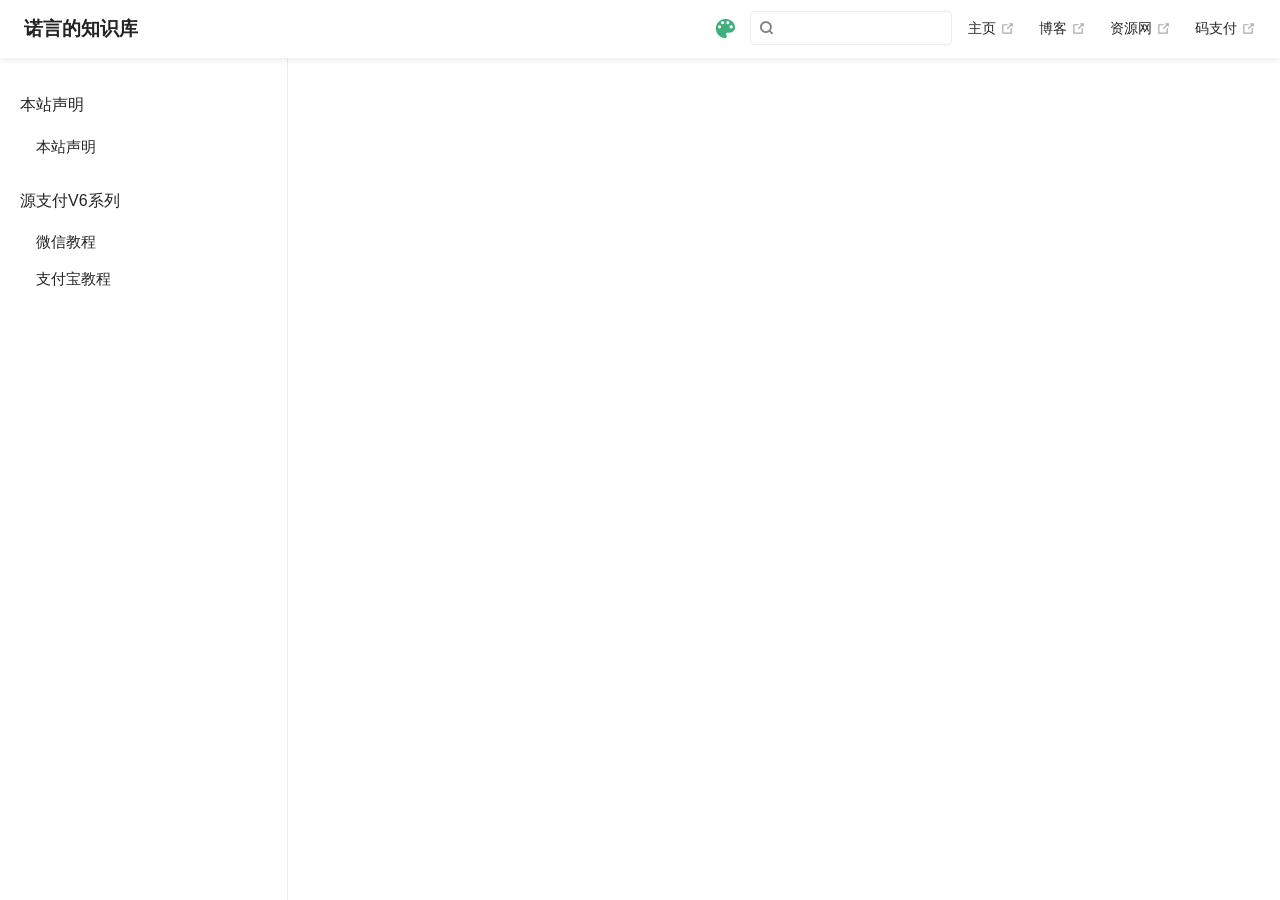
<file: categories/index.html>
<!DOCTYPE html>
<html lang="zh-CN">
  <head>
    <meta charset="utf-8">
    <meta name="viewport" content="width=device-width,initial-scale=1">
    <title>Categories | 诺言的知识库</title>
    <meta name="generator" content="VuePress 1.9.10">
    
    <meta name="description" content="诺言，微信搜索「诺言资源库」关注我，长期交流学习。">
    
    <link rel="preload" href="/assets/css/0.styles.9220df2e.css" as="style"><link rel="preload" href="/assets/js/app.33f4c014.js" as="script"><link rel="preload" href="/assets/js/7.6a8f2b50.js" as="script"><link rel="preload" href="/assets/js/2.b97e9050.js" as="script"><link rel="preload" href="/assets/js/1.f3401467.js" as="script"><link rel="prefetch" href="/assets/js/10.b34a9316.js"><link rel="prefetch" href="/assets/js/11.06dc9f8e.js"><link rel="prefetch" href="/assets/js/14.7a0a40aa.js"><link rel="prefetch" href="/assets/js/15.4cf7bbc6.js"><link rel="prefetch" href="/assets/js/16.ef9b31e1.js"><link rel="prefetch" href="/assets/js/17.d8aac71c.js"><link rel="prefetch" href="/assets/js/18.f60a341b.js"><link rel="prefetch" href="/assets/js/19.2688d942.js"><link rel="prefetch" href="/assets/js/20.f64a68c3.js"><link rel="prefetch" href="/assets/js/21.690ac1d6.js"><link rel="prefetch" href="/assets/js/22.00b935eb.js"><link rel="prefetch" href="/assets/js/23.b7ffb74e.js"><link rel="prefetch" href="/assets/js/24.c3d1fa41.js"><link rel="prefetch" href="/assets/js/25.f400bf10.js"><link rel="prefetch" href="/assets/js/26.eda5ab99.js"><link rel="prefetch" href="/assets/js/27.8dada428.js"><link rel="prefetch" href="/assets/js/28.bff5c215.js"><link rel="prefetch" href="/assets/js/29.1bc8f854.js"><link rel="prefetch" href="/assets/js/3.81ea5409.js"><link rel="prefetch" href="/assets/js/30.b1c7a053.js"><link rel="prefetch" href="/assets/js/31.62cc2c25.js"><link rel="prefetch" href="/assets/js/32.54a6e86e.js"><link rel="prefetch" href="/assets/js/33.47721518.js"><link rel="prefetch" href="/assets/js/34.bf052bde.js"><link rel="prefetch" href="/assets/js/35.78193bf8.js"><link rel="prefetch" href="/assets/js/36.c4386dfd.js"><link rel="prefetch" href="/assets/js/37.7b8db987.js"><link rel="prefetch" href="/assets/js/38.c89c5c7d.js"><link rel="prefetch" href="/assets/js/39.18786256.js"><link rel="prefetch" href="/assets/js/4.a903511a.js"><link rel="prefetch" href="/assets/js/40.f4b2cac8.js"><link rel="prefetch" href="/assets/js/41.3b9039cd.js"><link rel="prefetch" href="/assets/js/5.b394694d.js"><link rel="prefetch" href="/assets/js/6.198dfe35.js"><link rel="prefetch" href="/assets/js/8.5e1efba5.js"><link rel="prefetch" href="/assets/js/9.1199ec80.js"><link rel="prefetch" href="/assets/js/vendors~docsearch.59c2a972.js">
    <link rel="stylesheet" href="/assets/css/0.styles.9220df2e.css">
  </head>
  <body>
    <div id="app" data-server-rendered="true"><div class="theme-container" data-v-7dd95ae2><div data-v-7dd95ae2><div class="password-shadow password-wrapper-out" style="display:none;" data-v-59e6cb88 data-v-7dd95ae2 data-v-7dd95ae2><h3 class="title" data-v-59e6cb88>诺言的知识库</h3> <p class="description" data-v-59e6cb88>诺言，微信搜索「诺言资源库」关注我，长期交流学习。</p> <label id="box" class="inputBox" data-v-59e6cb88><input type="password" value="" data-v-59e6cb88> <span data-v-59e6cb88>Konck! Knock!</span> <button data-v-59e6cb88>OK</button></label> <div class="footer" data-v-59e6cb88><span data-v-59e6cb88><i class="iconfont reco-theme" data-v-59e6cb88></i> <a target="blank" href="https://vuepress-theme-reco.recoluan.com" data-v-59e6cb88>vuePress-theme-reco</a></span> <span data-v-59e6cb88><i class="iconfont reco-copyright" data-v-59e6cb88></i> <a data-v-59e6cb88><!---->
          
        <!---->
        2023
      </a></span></div></div> <div class="hide" data-v-7dd95ae2><header class="navbar" data-v-7dd95ae2><div class="sidebar-button"><svg xmlns="http://www.w3.org/2000/svg" aria-hidden="true" role="img" viewBox="0 0 448 512" class="icon"><path fill="currentColor" d="M436 124H12c-6.627 0-12-5.373-12-12V80c0-6.627 5.373-12 12-12h424c6.627 0 12 5.373 12 12v32c0 6.627-5.373 12-12 12zm0 160H12c-6.627 0-12-5.373-12-12v-32c0-6.627 5.373-12 12-12h424c6.627 0 12 5.373 12 12v32c0 6.627-5.373 12-12 12zm0 160H12c-6.627 0-12-5.373-12-12v-32c0-6.627 5.373-12 12-12h424c6.627 0 12 5.373 12 12v32c0 6.627-5.373 12-12 12z"></path></svg></div> <a href="/" class="home-link router-link-active"><!----> <span class="site-name">诺言的知识库</span></a> <div class="links"><div class="color-picker"><a class="color-button"><i class="iconfont reco-color"></i></a> <div class="color-picker-menu" style="display:none;"><div class="mode-options"><h4 class="title">Choose mode</h4> <ul class="color-mode-options"><li class="dark">dark</li><li class="auto active">auto</li><li class="light">light</li></ul></div></div></div> <div class="search-box"><i class="iconfont reco-search"></i> <input aria-label="Search" autocomplete="off" spellcheck="false" value=""> <!----></div> <nav class="nav-links can-hide"><div class="nav-item"><a href="https://nuoyo.cn/" target="_blank" rel="noopener noreferrer" class="nav-link external"><i class="undefined"></i>
  主页
  <span><svg xmlns="http://www.w3.org/2000/svg" aria-hidden="true" focusable="false" x="0px" y="0px" viewBox="0 0 100 100" width="15" height="15" class="icon outbound"><path fill="currentColor" d="M18.8,85.1h56l0,0c2.2,0,4-1.8,4-4v-32h-8v28h-48v-48h28v-8h-32l0,0c-2.2,0-4,1.8-4,4v56C14.8,83.3,16.6,85.1,18.8,85.1z"></path> <polygon fill="currentColor" points="45.7,48.7 51.3,54.3 77.2,28.5 77.2,37.2 85.2,37.2 85.2,14.9 62.8,14.9 62.8,22.9 71.5,22.9"></polygon></svg> <span class="sr-only">(opens new window)</span></span></a></div><div class="nav-item"><a href="https://www.nuoyo.cn/" target="_blank" rel="noopener noreferrer" class="nav-link external"><i class="undefined"></i>
  博客
  <span><svg xmlns="http://www.w3.org/2000/svg" aria-hidden="true" focusable="false" x="0px" y="0px" viewBox="0 0 100 100" width="15" height="15" class="icon outbound"><path fill="currentColor" d="M18.8,85.1h56l0,0c2.2,0,4-1.8,4-4v-32h-8v28h-48v-48h28v-8h-32l0,0c-2.2,0-4,1.8-4,4v56C14.8,83.3,16.6,85.1,18.8,85.1z"></path> <polygon fill="currentColor" points="45.7,48.7 51.3,54.3 77.2,28.5 77.2,37.2 85.2,37.2 85.2,14.9 62.8,14.9 62.8,22.9 71.5,22.9"></polygon></svg> <span class="sr-only">(opens new window)</span></span></a></div><div class="nav-item"><a href="https://zy.nuoyo.cn/" target="_blank" rel="noopener noreferrer" class="nav-link external"><i class="undefined"></i>
  资源网
  <span><svg xmlns="http://www.w3.org/2000/svg" aria-hidden="true" focusable="false" x="0px" y="0px" viewBox="0 0 100 100" width="15" height="15" class="icon outbound"><path fill="currentColor" d="M18.8,85.1h56l0,0c2.2,0,4-1.8,4-4v-32h-8v28h-48v-48h28v-8h-32l0,0c-2.2,0-4,1.8-4,4v56C14.8,83.3,16.6,85.1,18.8,85.1z"></path> <polygon fill="currentColor" points="45.7,48.7 51.3,54.3 77.2,28.5 77.2,37.2 85.2,37.2 85.2,14.9 62.8,14.9 62.8,22.9 71.5,22.9"></polygon></svg> <span class="sr-only">(opens new window)</span></span></a></div><div class="nav-item"><a href="https://pay.nuoyo.cn/" target="_blank" rel="noopener noreferrer" class="nav-link external"><i class="undefined"></i>
  码支付
  <span><svg xmlns="http://www.w3.org/2000/svg" aria-hidden="true" focusable="false" x="0px" y="0px" viewBox="0 0 100 100" width="15" height="15" class="icon outbound"><path fill="currentColor" d="M18.8,85.1h56l0,0c2.2,0,4-1.8,4-4v-32h-8v28h-48v-48h28v-8h-32l0,0c-2.2,0-4,1.8-4,4v56C14.8,83.3,16.6,85.1,18.8,85.1z"></path> <polygon fill="currentColor" points="45.7,48.7 51.3,54.3 77.2,28.5 77.2,37.2 85.2,37.2 85.2,14.9 62.8,14.9 62.8,22.9 71.5,22.9"></polygon></svg> <span class="sr-only">(opens new window)</span></span></a></div> <!----></nav></div></header> <div class="sidebar-mask" data-v-7dd95ae2></div> <aside class="sidebar" data-v-7dd95ae2><div class="personal-info-wrapper" data-v-1fad0c41 data-v-7dd95ae2><!----> <!----> <div class="num" data-v-1fad0c41><div data-v-1fad0c41><h3 data-v-1fad0c41>3</h3> <h6 data-v-1fad0c41>文章</h6></div> <div data-v-1fad0c41><h3 data-v-1fad0c41>3</h3> <h6 data-v-1fad0c41>标签</h6></div></div> <ul class="social-links" data-v-1fad0c41></ul> <hr data-v-1fad0c41></div> <nav class="nav-links"><div class="nav-item"><a href="https://nuoyo.cn/" target="_blank" rel="noopener noreferrer" class="nav-link external"><i class="undefined"></i>
  主页
  <span><svg xmlns="http://www.w3.org/2000/svg" aria-hidden="true" focusable="false" x="0px" y="0px" viewBox="0 0 100 100" width="15" height="15" class="icon outbound"><path fill="currentColor" d="M18.8,85.1h56l0,0c2.2,0,4-1.8,4-4v-32h-8v28h-48v-48h28v-8h-32l0,0c-2.2,0-4,1.8-4,4v56C14.8,83.3,16.6,85.1,18.8,85.1z"></path> <polygon fill="currentColor" points="45.7,48.7 51.3,54.3 77.2,28.5 77.2,37.2 85.2,37.2 85.2,14.9 62.8,14.9 62.8,22.9 71.5,22.9"></polygon></svg> <span class="sr-only">(opens new window)</span></span></a></div><div class="nav-item"><a href="https://www.nuoyo.cn/" target="_blank" rel="noopener noreferrer" class="nav-link external"><i class="undefined"></i>
  博客
  <span><svg xmlns="http://www.w3.org/2000/svg" aria-hidden="true" focusable="false" x="0px" y="0px" viewBox="0 0 100 100" width="15" height="15" class="icon outbound"><path fill="currentColor" d="M18.8,85.1h56l0,0c2.2,0,4-1.8,4-4v-32h-8v28h-48v-48h28v-8h-32l0,0c-2.2,0-4,1.8-4,4v56C14.8,83.3,16.6,85.1,18.8,85.1z"></path> <polygon fill="currentColor" points="45.7,48.7 51.3,54.3 77.2,28.5 77.2,37.2 85.2,37.2 85.2,14.9 62.8,14.9 62.8,22.9 71.5,22.9"></polygon></svg> <span class="sr-only">(opens new window)</span></span></a></div><div class="nav-item"><a href="https://zy.nuoyo.cn/" target="_blank" rel="noopener noreferrer" class="nav-link external"><i class="undefined"></i>
  资源网
  <span><svg xmlns="http://www.w3.org/2000/svg" aria-hidden="true" focusable="false" x="0px" y="0px" viewBox="0 0 100 100" width="15" height="15" class="icon outbound"><path fill="currentColor" d="M18.8,85.1h56l0,0c2.2,0,4-1.8,4-4v-32h-8v28h-48v-48h28v-8h-32l0,0c-2.2,0-4,1.8-4,4v56C14.8,83.3,16.6,85.1,18.8,85.1z"></path> <polygon fill="currentColor" points="45.7,48.7 51.3,54.3 77.2,28.5 77.2,37.2 85.2,37.2 85.2,14.9 62.8,14.9 62.8,22.9 71.5,22.9"></polygon></svg> <span class="sr-only">(opens new window)</span></span></a></div><div class="nav-item"><a href="https://pay.nuoyo.cn/" target="_blank" rel="noopener noreferrer" class="nav-link external"><i class="undefined"></i>
  码支付
  <span><svg xmlns="http://www.w3.org/2000/svg" aria-hidden="true" focusable="false" x="0px" y="0px" viewBox="0 0 100 100" width="15" height="15" class="icon outbound"><path fill="currentColor" d="M18.8,85.1h56l0,0c2.2,0,4-1.8,4-4v-32h-8v28h-48v-48h28v-8h-32l0,0c-2.2,0-4,1.8-4,4v56C14.8,83.3,16.6,85.1,18.8,85.1z"></path> <polygon fill="currentColor" points="45.7,48.7 51.3,54.3 77.2,28.5 77.2,37.2 85.2,37.2 85.2,14.9 62.8,14.9 62.8,22.9 71.5,22.9"></polygon></svg> <span class="sr-only">(opens new window)</span></span></a></div> <!----></nav> <ul class="sidebar-links"><li><section class="sidebar-group depth-0"><p class="sidebar-heading open"><span>本站声明</span> <!----></p> <ul class="sidebar-links sidebar-group-items"><li><a href="/声明/声明.html" class="sidebar-link">本站声明</a></li></ul></section></li><li><section class="sidebar-group depth-0"><p class="sidebar-heading"><span>源支付V6系列</span> <!----></p> <ul class="sidebar-links sidebar-group-items"><li><a href="/源支付V6/微信教程.html" class="sidebar-link">微信教程</a></li><li><a href="/源支付V6/支付宝教程.html" class="sidebar-link">支付宝教程</a></li></ul></section></li></ul> </aside> <div class="password-shadow password-wrapper-in" style="display:none;" data-v-59e6cb88 data-v-7dd95ae2><h3 class="title" data-v-59e6cb88>Categories</h3> <!----> <label id="box" class="inputBox" data-v-59e6cb88><input type="password" value="" data-v-59e6cb88> <span data-v-59e6cb88>Konck! Knock!</span> <button data-v-59e6cb88>OK</button></label> <div class="footer" data-v-59e6cb88><span data-v-59e6cb88><i class="iconfont reco-theme" data-v-59e6cb88></i> <a target="blank" href="https://vuepress-theme-reco.recoluan.com" data-v-59e6cb88>vuePress-theme-reco</a></span> <span data-v-59e6cb88><i class="iconfont reco-copyright" data-v-59e6cb88></i> <a data-v-59e6cb88><!---->
          
        <!---->
        2023
      </a></span></div></div> <div data-v-7dd95ae2><div data-v-7dd95ae2><main class="page" style="padding-right:0;"><section style="display:;"><div class="page-title"><h1 class="title"></h1> <div data-v-8a445198><!----> <!----> <!----> <!----></div></div> <!----></section> <footer class="page-edit"><!----> <!----></footer> <!----> <div class="comments-wrapper"><!----></div></main></div> <!----></div> <ul class="sub-sidebar sub-sidebar-wrapper" style="width:0;" data-v-b57cc07c data-v-7dd95ae2></ul></div></div></div><div class="global-ui"><div class="back-to-ceiling" style="right:1rem;bottom:6rem;width:2.5rem;height:2.5rem;border-radius:.25rem;line-height:2.5rem;display:none;" data-v-c6073ba8 data-v-c6073ba8><svg t="1574745035067" viewBox="0 0 1024 1024" version="1.1" xmlns="http://www.w3.org/2000/svg" p-id="5404" class="icon" data-v-c6073ba8><path d="M526.60727968 10.90185116a27.675 27.675 0 0 0-29.21455937 0c-131.36607665 82.28402758-218.69155461 228.01873535-218.69155402 394.07834331a462.20625001 462.20625001 0 0 0 5.36959153 69.94390903c1.00431239 6.55289093-0.34802892 13.13561351-3.76865779 18.80351572-32.63518765 54.11355614-51.75690182 118.55860487-51.7569018 187.94566865a371.06718723 371.06718723 0 0 0 11.50484808 91.98906777c6.53300375 25.50556257 41.68394495 28.14064038 52.69160883 4.22606766 17.37162448-37.73630017 42.14135425-72.50938081 72.80769204-103.21549295 2.18761121 3.04276886 4.15646224 6.24463696 6.40373557 9.22774369a1871.4375 1871.4375 0 0 0 140.04691725 5.34970492 1866.36093723 1866.36093723 0 0 0 140.04691723-5.34970492c2.24727335-2.98310674 4.21612437-6.18497483 6.3937923-9.2178004 30.66633723 30.70611158 55.4360664 65.4791928 72.80769147 103.21549355 11.00766384 23.91457269 46.15860503 21.27949489 52.69160879-4.22606768a371.15156223 371.15156223 0 0 0 11.514792-91.99901164c0-69.36717486-19.13165746-133.82216804-51.75690182-187.92578088-3.42062944-5.66790279-4.76302748-12.26056868-3.76865837-18.80351632a462.20625001 462.20625001 0 0 0 5.36959269-69.943909c-0.00994388-166.08943902-87.32547796-311.81420293-218.6915546-394.09823051zM605.93803103 357.87693858a93.93749974 93.93749974 0 1 1-187.89594924 6.1e-7 93.93749974 93.93749974 0 0 1 187.89594924-6.1e-7z" p-id="5405" data-v-c6073ba8></path><path d="M429.50777625 765.63860547C429.50777625 803.39355007 466.44236686 1000.39046097 512.00932183 1000.39046097c45.56695499 0 82.4922232-197.00623328 82.5015456-234.7518555 0-37.75494459-36.9345906-68.35043303-82.4922232-68.34111062-45.57627738-0.00932239-82.52019037 30.59548842-82.51086798 68.34111062z" p-id="5406" data-v-c6073ba8></path></svg></div></div></div>
    <script src="/assets/js/app.33f4c014.js" defer></script><script src="/assets/js/7.6a8f2b50.js" defer></script><script src="/assets/js/2.b97e9050.js" defer></script><script src="/assets/js/1.f3401467.js" defer></script>
  </body>
</html>
</file>
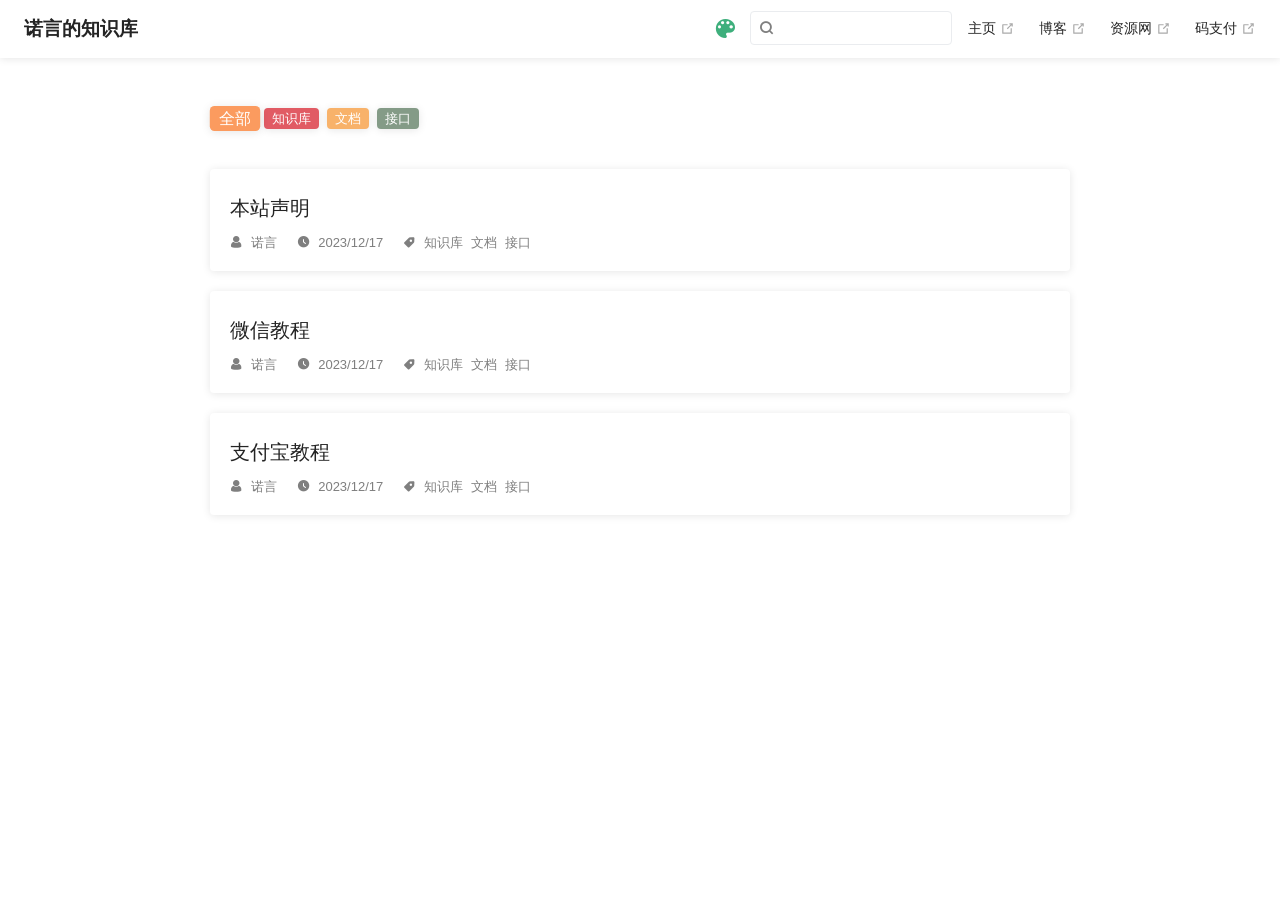
<file: tag/index.html>
<!DOCTYPE html>
<html lang="zh-CN">
  <head>
    <meta charset="utf-8">
    <meta name="viewport" content="width=device-width,initial-scale=1">
    <title>Tags | 诺言的知识库</title>
    <meta name="generator" content="VuePress 1.9.10">
    
    <meta name="description" content="诺言，微信搜索「诺言资源库」关注我，长期交流学习。">
    
    <link rel="preload" href="/assets/css/0.styles.9220df2e.css" as="style"><link rel="preload" href="/assets/js/app.33f4c014.js" as="script"><link rel="preload" href="/assets/js/5.b394694d.js" as="script"><link rel="preload" href="/assets/js/2.b97e9050.js" as="script"><link rel="preload" href="/assets/js/1.f3401467.js" as="script"><link rel="prefetch" href="/assets/js/10.b34a9316.js"><link rel="prefetch" href="/assets/js/11.06dc9f8e.js"><link rel="prefetch" href="/assets/js/14.7a0a40aa.js"><link rel="prefetch" href="/assets/js/15.4cf7bbc6.js"><link rel="prefetch" href="/assets/js/16.ef9b31e1.js"><link rel="prefetch" href="/assets/js/17.d8aac71c.js"><link rel="prefetch" href="/assets/js/18.f60a341b.js"><link rel="prefetch" href="/assets/js/19.2688d942.js"><link rel="prefetch" href="/assets/js/20.f64a68c3.js"><link rel="prefetch" href="/assets/js/21.690ac1d6.js"><link rel="prefetch" href="/assets/js/22.00b935eb.js"><link rel="prefetch" href="/assets/js/23.b7ffb74e.js"><link rel="prefetch" href="/assets/js/24.c3d1fa41.js"><link rel="prefetch" href="/assets/js/25.f400bf10.js"><link rel="prefetch" href="/assets/js/26.eda5ab99.js"><link rel="prefetch" href="/assets/js/27.8dada428.js"><link rel="prefetch" href="/assets/js/28.bff5c215.js"><link rel="prefetch" href="/assets/js/29.1bc8f854.js"><link rel="prefetch" href="/assets/js/3.81ea5409.js"><link rel="prefetch" href="/assets/js/30.b1c7a053.js"><link rel="prefetch" href="/assets/js/31.62cc2c25.js"><link rel="prefetch" href="/assets/js/32.54a6e86e.js"><link rel="prefetch" href="/assets/js/33.47721518.js"><link rel="prefetch" href="/assets/js/34.bf052bde.js"><link rel="prefetch" href="/assets/js/35.78193bf8.js"><link rel="prefetch" href="/assets/js/36.c4386dfd.js"><link rel="prefetch" href="/assets/js/37.7b8db987.js"><link rel="prefetch" href="/assets/js/38.c89c5c7d.js"><link rel="prefetch" href="/assets/js/39.18786256.js"><link rel="prefetch" href="/assets/js/4.a903511a.js"><link rel="prefetch" href="/assets/js/40.f4b2cac8.js"><link rel="prefetch" href="/assets/js/41.3b9039cd.js"><link rel="prefetch" href="/assets/js/6.198dfe35.js"><link rel="prefetch" href="/assets/js/7.6a8f2b50.js"><link rel="prefetch" href="/assets/js/8.5e1efba5.js"><link rel="prefetch" href="/assets/js/9.1199ec80.js"><link rel="prefetch" href="/assets/js/vendors~docsearch.59c2a972.js">
    <link rel="stylesheet" href="/assets/css/0.styles.9220df2e.css">
  </head>
  <body>
    <div id="app" data-server-rendered="true"><div class="theme-container tags-wrapper no-sidebar" data-v-7dd95ae2 data-v-76b3aa19><div data-v-7dd95ae2><div class="password-shadow password-wrapper-out" style="display:none;" data-v-59e6cb88 data-v-7dd95ae2 data-v-7dd95ae2><h3 class="title" data-v-59e6cb88>诺言的知识库</h3> <p class="description" data-v-59e6cb88>诺言，微信搜索「诺言资源库」关注我，长期交流学习。</p> <label id="box" class="inputBox" data-v-59e6cb88><input type="password" value="" data-v-59e6cb88> <span data-v-59e6cb88>Konck! Knock!</span> <button data-v-59e6cb88>OK</button></label> <div class="footer" data-v-59e6cb88><span data-v-59e6cb88><i class="iconfont reco-theme" data-v-59e6cb88></i> <a target="blank" href="https://vuepress-theme-reco.recoluan.com" data-v-59e6cb88>vuePress-theme-reco</a></span> <span data-v-59e6cb88><i class="iconfont reco-copyright" data-v-59e6cb88></i> <a data-v-59e6cb88><!---->
          
        <!---->
        2023
      </a></span></div></div> <div class="hide" data-v-7dd95ae2><header class="navbar" data-v-7dd95ae2><div class="sidebar-button"><svg xmlns="http://www.w3.org/2000/svg" aria-hidden="true" role="img" viewBox="0 0 448 512" class="icon"><path fill="currentColor" d="M436 124H12c-6.627 0-12-5.373-12-12V80c0-6.627 5.373-12 12-12h424c6.627 0 12 5.373 12 12v32c0 6.627-5.373 12-12 12zm0 160H12c-6.627 0-12-5.373-12-12v-32c0-6.627 5.373-12 12-12h424c6.627 0 12 5.373 12 12v32c0 6.627-5.373 12-12 12zm0 160H12c-6.627 0-12-5.373-12-12v-32c0-6.627 5.373-12 12-12h424c6.627 0 12 5.373 12 12v32c0 6.627-5.373 12-12 12z"></path></svg></div> <a href="/" class="home-link router-link-active"><!----> <span class="site-name">诺言的知识库</span></a> <div class="links"><div class="color-picker"><a class="color-button"><i class="iconfont reco-color"></i></a> <div class="color-picker-menu" style="display:none;"><div class="mode-options"><h4 class="title">Choose mode</h4> <ul class="color-mode-options"><li class="dark">dark</li><li class="auto active">auto</li><li class="light">light</li></ul></div></div></div> <div class="search-box"><i class="iconfont reco-search"></i> <input aria-label="Search" autocomplete="off" spellcheck="false" value=""> <!----></div> <nav class="nav-links can-hide"><div class="nav-item"><a href="https://nuoyo.cn/" target="_blank" rel="noopener noreferrer" class="nav-link external"><i class="undefined"></i>
  主页
  <span><svg xmlns="http://www.w3.org/2000/svg" aria-hidden="true" focusable="false" x="0px" y="0px" viewBox="0 0 100 100" width="15" height="15" class="icon outbound"><path fill="currentColor" d="M18.8,85.1h56l0,0c2.2,0,4-1.8,4-4v-32h-8v28h-48v-48h28v-8h-32l0,0c-2.2,0-4,1.8-4,4v56C14.8,83.3,16.6,85.1,18.8,85.1z"></path> <polygon fill="currentColor" points="45.7,48.7 51.3,54.3 77.2,28.5 77.2,37.2 85.2,37.2 85.2,14.9 62.8,14.9 62.8,22.9 71.5,22.9"></polygon></svg> <span class="sr-only">(opens new window)</span></span></a></div><div class="nav-item"><a href="https://www.nuoyo.cn/" target="_blank" rel="noopener noreferrer" class="nav-link external"><i class="undefined"></i>
  博客
  <span><svg xmlns="http://www.w3.org/2000/svg" aria-hidden="true" focusable="false" x="0px" y="0px" viewBox="0 0 100 100" width="15" height="15" class="icon outbound"><path fill="currentColor" d="M18.8,85.1h56l0,0c2.2,0,4-1.8,4-4v-32h-8v28h-48v-48h28v-8h-32l0,0c-2.2,0-4,1.8-4,4v56C14.8,83.3,16.6,85.1,18.8,85.1z"></path> <polygon fill="currentColor" points="45.7,48.7 51.3,54.3 77.2,28.5 77.2,37.2 85.2,37.2 85.2,14.9 62.8,14.9 62.8,22.9 71.5,22.9"></polygon></svg> <span class="sr-only">(opens new window)</span></span></a></div><div class="nav-item"><a href="https://zy.nuoyo.cn/" target="_blank" rel="noopener noreferrer" class="nav-link external"><i class="undefined"></i>
  资源网
  <span><svg xmlns="http://www.w3.org/2000/svg" aria-hidden="true" focusable="false" x="0px" y="0px" viewBox="0 0 100 100" width="15" height="15" class="icon outbound"><path fill="currentColor" d="M18.8,85.1h56l0,0c2.2,0,4-1.8,4-4v-32h-8v28h-48v-48h28v-8h-32l0,0c-2.2,0-4,1.8-4,4v56C14.8,83.3,16.6,85.1,18.8,85.1z"></path> <polygon fill="currentColor" points="45.7,48.7 51.3,54.3 77.2,28.5 77.2,37.2 85.2,37.2 85.2,14.9 62.8,14.9 62.8,22.9 71.5,22.9"></polygon></svg> <span class="sr-only">(opens new window)</span></span></a></div><div class="nav-item"><a href="https://pay.nuoyo.cn/" target="_blank" rel="noopener noreferrer" class="nav-link external"><i class="undefined"></i>
  码支付
  <span><svg xmlns="http://www.w3.org/2000/svg" aria-hidden="true" focusable="false" x="0px" y="0px" viewBox="0 0 100 100" width="15" height="15" class="icon outbound"><path fill="currentColor" d="M18.8,85.1h56l0,0c2.2,0,4-1.8,4-4v-32h-8v28h-48v-48h28v-8h-32l0,0c-2.2,0-4,1.8-4,4v56C14.8,83.3,16.6,85.1,18.8,85.1z"></path> <polygon fill="currentColor" points="45.7,48.7 51.3,54.3 77.2,28.5 77.2,37.2 85.2,37.2 85.2,14.9 62.8,14.9 62.8,22.9 71.5,22.9"></polygon></svg> <span class="sr-only">(opens new window)</span></span></a></div> <!----></nav></div></header> <div class="sidebar-mask" data-v-7dd95ae2></div> <aside class="sidebar" data-v-7dd95ae2><div class="personal-info-wrapper" data-v-1fad0c41 data-v-7dd95ae2><!----> <!----> <div class="num" data-v-1fad0c41><div data-v-1fad0c41><h3 data-v-1fad0c41>3</h3> <h6 data-v-1fad0c41>文章</h6></div> <div data-v-1fad0c41><h3 data-v-1fad0c41>3</h3> <h6 data-v-1fad0c41>标签</h6></div></div> <ul class="social-links" data-v-1fad0c41></ul> <hr data-v-1fad0c41></div> <nav class="nav-links"><div class="nav-item"><a href="https://nuoyo.cn/" target="_blank" rel="noopener noreferrer" class="nav-link external"><i class="undefined"></i>
  主页
  <span><svg xmlns="http://www.w3.org/2000/svg" aria-hidden="true" focusable="false" x="0px" y="0px" viewBox="0 0 100 100" width="15" height="15" class="icon outbound"><path fill="currentColor" d="M18.8,85.1h56l0,0c2.2,0,4-1.8,4-4v-32h-8v28h-48v-48h28v-8h-32l0,0c-2.2,0-4,1.8-4,4v56C14.8,83.3,16.6,85.1,18.8,85.1z"></path> <polygon fill="currentColor" points="45.7,48.7 51.3,54.3 77.2,28.5 77.2,37.2 85.2,37.2 85.2,14.9 62.8,14.9 62.8,22.9 71.5,22.9"></polygon></svg> <span class="sr-only">(opens new window)</span></span></a></div><div class="nav-item"><a href="https://www.nuoyo.cn/" target="_blank" rel="noopener noreferrer" class="nav-link external"><i class="undefined"></i>
  博客
  <span><svg xmlns="http://www.w3.org/2000/svg" aria-hidden="true" focusable="false" x="0px" y="0px" viewBox="0 0 100 100" width="15" height="15" class="icon outbound"><path fill="currentColor" d="M18.8,85.1h56l0,0c2.2,0,4-1.8,4-4v-32h-8v28h-48v-48h28v-8h-32l0,0c-2.2,0-4,1.8-4,4v56C14.8,83.3,16.6,85.1,18.8,85.1z"></path> <polygon fill="currentColor" points="45.7,48.7 51.3,54.3 77.2,28.5 77.2,37.2 85.2,37.2 85.2,14.9 62.8,14.9 62.8,22.9 71.5,22.9"></polygon></svg> <span class="sr-only">(opens new window)</span></span></a></div><div class="nav-item"><a href="https://zy.nuoyo.cn/" target="_blank" rel="noopener noreferrer" class="nav-link external"><i class="undefined"></i>
  资源网
  <span><svg xmlns="http://www.w3.org/2000/svg" aria-hidden="true" focusable="false" x="0px" y="0px" viewBox="0 0 100 100" width="15" height="15" class="icon outbound"><path fill="currentColor" d="M18.8,85.1h56l0,0c2.2,0,4-1.8,4-4v-32h-8v28h-48v-48h28v-8h-32l0,0c-2.2,0-4,1.8-4,4v56C14.8,83.3,16.6,85.1,18.8,85.1z"></path> <polygon fill="currentColor" points="45.7,48.7 51.3,54.3 77.2,28.5 77.2,37.2 85.2,37.2 85.2,14.9 62.8,14.9 62.8,22.9 71.5,22.9"></polygon></svg> <span class="sr-only">(opens new window)</span></span></a></div><div class="nav-item"><a href="https://pay.nuoyo.cn/" target="_blank" rel="noopener noreferrer" class="nav-link external"><i class="undefined"></i>
  码支付
  <span><svg xmlns="http://www.w3.org/2000/svg" aria-hidden="true" focusable="false" x="0px" y="0px" viewBox="0 0 100 100" width="15" height="15" class="icon outbound"><path fill="currentColor" d="M18.8,85.1h56l0,0c2.2,0,4-1.8,4-4v-32h-8v28h-48v-48h28v-8h-32l0,0c-2.2,0-4,1.8-4,4v56C14.8,83.3,16.6,85.1,18.8,85.1z"></path> <polygon fill="currentColor" points="45.7,48.7 51.3,54.3 77.2,28.5 77.2,37.2 85.2,37.2 85.2,14.9 62.8,14.9 62.8,22.9 71.5,22.9"></polygon></svg> <span class="sr-only">(opens new window)</span></span></a></div> <!----></nav> <!----> </aside> <div class="password-shadow password-wrapper-in" style="display:none;" data-v-59e6cb88 data-v-7dd95ae2><h3 class="title" data-v-59e6cb88>Tags</h3> <!----> <label id="box" class="inputBox" data-v-59e6cb88><input type="password" value="" data-v-59e6cb88> <span data-v-59e6cb88>Konck! Knock!</span> <button data-v-59e6cb88>OK</button></label> <div class="footer" data-v-59e6cb88><span data-v-59e6cb88><i class="iconfont reco-theme" data-v-59e6cb88></i> <a target="blank" href="https://vuepress-theme-reco.recoluan.com" data-v-59e6cb88>vuePress-theme-reco</a></span> <span data-v-59e6cb88><i class="iconfont reco-copyright" data-v-59e6cb88></i> <a data-v-59e6cb88><!---->
          
        <!---->
        2023
      </a></span></div></div> <div data-v-7dd95ae2><div class="tags" data-v-cbf58c6c data-v-76b3aa19><span class="active" style="background-color:#67cc86;display:;" data-v-cbf58c6c>全部</span><span style="background-color:#f26d6d;display:;" data-v-cbf58c6c>知识库</span><span style="background-color:#e15b64;display:;" data-v-cbf58c6c>文档</span><span style="background-color:#e15b64;display:;" data-v-cbf58c6c>接口</span></div> <div class="abstract-wrapper list" data-v-21a20f36 data-v-76b3aa19><div class="abstract-item" data-v-73a63558 data-v-21a20f36><!----> <div class="title" data-v-73a63558><!----> <a href="/%E5%A3%B0%E6%98%8E/%E5%A3%B0%E6%98%8E.html" data-v-73a63558>本站声明</a></div> <div class="abstract" data-v-73a63558></div> <div data-v-8a445198 data-v-73a63558><i class="iconfont reco-account" data-v-8a445198><span data-v-8a445198>诺言</span></i> <i class="iconfont reco-date" data-v-8a445198><span data-v-8a445198>2023/12/17</span></i> <!----> <i class="tags iconfont reco-tag" data-v-8a445198><span class="tag-item" data-v-8a445198>知识库</span><span class="tag-item" data-v-8a445198>文档</span><span class="tag-item" data-v-8a445198>接口</span></i></div></div><div class="abstract-item" data-v-73a63558 data-v-21a20f36><!----> <div class="title" data-v-73a63558><!----> <a href="/%E6%BA%90%E6%94%AF%E4%BB%98V6/%E5%BE%AE%E4%BF%A1%E6%95%99%E7%A8%8B.html" data-v-73a63558>微信教程</a></div> <div class="abstract" data-v-73a63558></div> <div data-v-8a445198 data-v-73a63558><i class="iconfont reco-account" data-v-8a445198><span data-v-8a445198>诺言</span></i> <i class="iconfont reco-date" data-v-8a445198><span data-v-8a445198>2023/12/17</span></i> <!----> <i class="tags iconfont reco-tag" data-v-8a445198><span class="tag-item" data-v-8a445198>知识库</span><span class="tag-item" data-v-8a445198>文档</span><span class="tag-item" data-v-8a445198>接口</span></i></div></div><div class="abstract-item" data-v-73a63558 data-v-21a20f36><!----> <div class="title" data-v-73a63558><!----> <a href="/%E6%BA%90%E6%94%AF%E4%BB%98V6/%E6%94%AF%E4%BB%98%E5%AE%9D%E6%95%99%E7%A8%8B.html" data-v-73a63558>支付宝教程</a></div> <div class="abstract" data-v-73a63558></div> <div data-v-8a445198 data-v-73a63558><i class="iconfont reco-account" data-v-8a445198><span data-v-8a445198>诺言</span></i> <i class="iconfont reco-date" data-v-8a445198><span data-v-8a445198>2023/12/17</span></i> <!----> <i class="tags iconfont reco-tag" data-v-8a445198><span class="tag-item" data-v-8a445198>知识库</span><span class="tag-item" data-v-8a445198>文档</span><span class="tag-item" data-v-8a445198>接口</span></i></div></div> <div class="pagation pagation" style="display:none;" data-v-22b6649c data-v-21a20f36><div class="pagation-list" data-v-22b6649c><span unselectable="on" class="jump" style="display:none;" data-v-22b6649c>上一页</span> <!----> <!----> <span class="jump bgprimary" data-v-22b6649c>1</span> <!----> <!----> <!----> <span class="jumppoint" data-v-22b6649c>跳转至</span> <span class="jumpinp" data-v-22b6649c><input type="text" value="" data-v-22b6649c></span> <span class="jump gobtn" data-v-22b6649c>前往</span></div></div></div></div> <ul class="sub-sidebar sub-sidebar-wrapper" style="width:0;" data-v-b57cc07c data-v-7dd95ae2></ul></div></div></div><div class="global-ui"><div class="back-to-ceiling" style="right:1rem;bottom:6rem;width:2.5rem;height:2.5rem;border-radius:.25rem;line-height:2.5rem;display:none;" data-v-c6073ba8 data-v-c6073ba8><svg t="1574745035067" viewBox="0 0 1024 1024" version="1.1" xmlns="http://www.w3.org/2000/svg" p-id="5404" class="icon" data-v-c6073ba8><path d="M526.60727968 10.90185116a27.675 27.675 0 0 0-29.21455937 0c-131.36607665 82.28402758-218.69155461 228.01873535-218.69155402 394.07834331a462.20625001 462.20625001 0 0 0 5.36959153 69.94390903c1.00431239 6.55289093-0.34802892 13.13561351-3.76865779 18.80351572-32.63518765 54.11355614-51.75690182 118.55860487-51.7569018 187.94566865a371.06718723 371.06718723 0 0 0 11.50484808 91.98906777c6.53300375 25.50556257 41.68394495 28.14064038 52.69160883 4.22606766 17.37162448-37.73630017 42.14135425-72.50938081 72.80769204-103.21549295 2.18761121 3.04276886 4.15646224 6.24463696 6.40373557 9.22774369a1871.4375 1871.4375 0 0 0 140.04691725 5.34970492 1866.36093723 1866.36093723 0 0 0 140.04691723-5.34970492c2.24727335-2.98310674 4.21612437-6.18497483 6.3937923-9.2178004 30.66633723 30.70611158 55.4360664 65.4791928 72.80769147 103.21549355 11.00766384 23.91457269 46.15860503 21.27949489 52.69160879-4.22606768a371.15156223 371.15156223 0 0 0 11.514792-91.99901164c0-69.36717486-19.13165746-133.82216804-51.75690182-187.92578088-3.42062944-5.66790279-4.76302748-12.26056868-3.76865837-18.80351632a462.20625001 462.20625001 0 0 0 5.36959269-69.943909c-0.00994388-166.08943902-87.32547796-311.81420293-218.6915546-394.09823051zM605.93803103 357.87693858a93.93749974 93.93749974 0 1 1-187.89594924 6.1e-7 93.93749974 93.93749974 0 0 1 187.89594924-6.1e-7z" p-id="5405" data-v-c6073ba8></path><path d="M429.50777625 765.63860547C429.50777625 803.39355007 466.44236686 1000.39046097 512.00932183 1000.39046097c45.56695499 0 82.4922232-197.00623328 82.5015456-234.7518555 0-37.75494459-36.9345906-68.35043303-82.4922232-68.34111062-45.57627738-0.00932239-82.52019037 30.59548842-82.51086798 68.34111062z" p-id="5406" data-v-c6073ba8></path></svg></div></div></div>
    <script src="/assets/js/app.33f4c014.js" defer></script><script src="/assets/js/5.b394694d.js" defer></script><script src="/assets/js/2.b97e9050.js" defer></script><script src="/assets/js/1.f3401467.js" defer></script>
  </body>
</html>
</file>
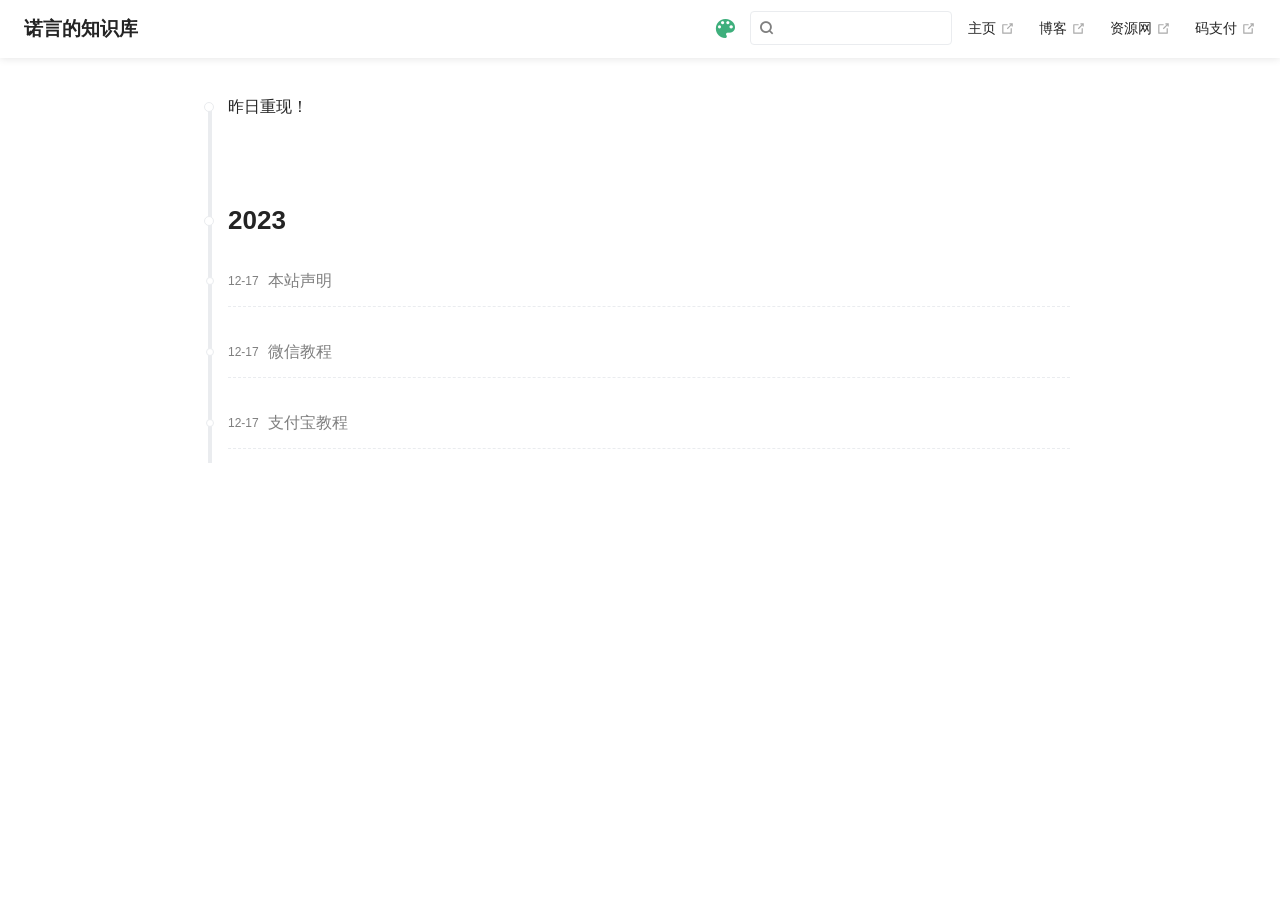
<file: timeline/index.html>
<!DOCTYPE html>
<html lang="zh-CN">
  <head>
    <meta charset="utf-8">
    <meta name="viewport" content="width=device-width,initial-scale=1">
    <title>Timeline | 诺言的知识库</title>
    <meta name="generator" content="VuePress 1.9.10">
    
    <meta name="description" content="诺言，微信搜索「诺言资源库」关注我，长期交流学习。">
    
    <link rel="preload" href="/assets/css/0.styles.9220df2e.css" as="style"><link rel="preload" href="/assets/js/app.33f4c014.js" as="script"><link rel="preload" href="/assets/js/10.b34a9316.js" as="script"><link rel="preload" href="/assets/js/2.b97e9050.js" as="script"><link rel="preload" href="/assets/js/1.f3401467.js" as="script"><link rel="prefetch" href="/assets/js/11.06dc9f8e.js"><link rel="prefetch" href="/assets/js/14.7a0a40aa.js"><link rel="prefetch" href="/assets/js/15.4cf7bbc6.js"><link rel="prefetch" href="/assets/js/16.ef9b31e1.js"><link rel="prefetch" href="/assets/js/17.d8aac71c.js"><link rel="prefetch" href="/assets/js/18.f60a341b.js"><link rel="prefetch" href="/assets/js/19.2688d942.js"><link rel="prefetch" href="/assets/js/20.f64a68c3.js"><link rel="prefetch" href="/assets/js/21.690ac1d6.js"><link rel="prefetch" href="/assets/js/22.00b935eb.js"><link rel="prefetch" href="/assets/js/23.b7ffb74e.js"><link rel="prefetch" href="/assets/js/24.c3d1fa41.js"><link rel="prefetch" href="/assets/js/25.f400bf10.js"><link rel="prefetch" href="/assets/js/26.eda5ab99.js"><link rel="prefetch" href="/assets/js/27.8dada428.js"><link rel="prefetch" href="/assets/js/28.bff5c215.js"><link rel="prefetch" href="/assets/js/29.1bc8f854.js"><link rel="prefetch" href="/assets/js/3.81ea5409.js"><link rel="prefetch" href="/assets/js/30.b1c7a053.js"><link rel="prefetch" href="/assets/js/31.62cc2c25.js"><link rel="prefetch" href="/assets/js/32.54a6e86e.js"><link rel="prefetch" href="/assets/js/33.47721518.js"><link rel="prefetch" href="/assets/js/34.bf052bde.js"><link rel="prefetch" href="/assets/js/35.78193bf8.js"><link rel="prefetch" href="/assets/js/36.c4386dfd.js"><link rel="prefetch" href="/assets/js/37.7b8db987.js"><link rel="prefetch" href="/assets/js/38.c89c5c7d.js"><link rel="prefetch" href="/assets/js/39.18786256.js"><link rel="prefetch" href="/assets/js/4.a903511a.js"><link rel="prefetch" href="/assets/js/40.f4b2cac8.js"><link rel="prefetch" href="/assets/js/41.3b9039cd.js"><link rel="prefetch" href="/assets/js/5.b394694d.js"><link rel="prefetch" href="/assets/js/6.198dfe35.js"><link rel="prefetch" href="/assets/js/7.6a8f2b50.js"><link rel="prefetch" href="/assets/js/8.5e1efba5.js"><link rel="prefetch" href="/assets/js/9.1199ec80.js"><link rel="prefetch" href="/assets/js/vendors~docsearch.59c2a972.js">
    <link rel="stylesheet" href="/assets/css/0.styles.9220df2e.css">
  </head>
  <body>
    <div id="app" data-server-rendered="true"><div class="theme-container timeline-wrapper no-sidebar" data-v-7dd95ae2 data-v-5920e741><div data-v-7dd95ae2><div class="password-shadow password-wrapper-out" style="display:none;" data-v-59e6cb88 data-v-7dd95ae2 data-v-7dd95ae2><h3 class="title" data-v-59e6cb88>诺言的知识库</h3> <p class="description" data-v-59e6cb88>诺言，微信搜索「诺言资源库」关注我，长期交流学习。</p> <label id="box" class="inputBox" data-v-59e6cb88><input type="password" value="" data-v-59e6cb88> <span data-v-59e6cb88>Konck! Knock!</span> <button data-v-59e6cb88>OK</button></label> <div class="footer" data-v-59e6cb88><span data-v-59e6cb88><i class="iconfont reco-theme" data-v-59e6cb88></i> <a target="blank" href="https://vuepress-theme-reco.recoluan.com" data-v-59e6cb88>vuePress-theme-reco</a></span> <span data-v-59e6cb88><i class="iconfont reco-copyright" data-v-59e6cb88></i> <a data-v-59e6cb88><!---->
          
        <!---->
        2023
      </a></span></div></div> <div class="hide" data-v-7dd95ae2><header class="navbar" data-v-7dd95ae2><div class="sidebar-button"><svg xmlns="http://www.w3.org/2000/svg" aria-hidden="true" role="img" viewBox="0 0 448 512" class="icon"><path fill="currentColor" d="M436 124H12c-6.627 0-12-5.373-12-12V80c0-6.627 5.373-12 12-12h424c6.627 0 12 5.373 12 12v32c0 6.627-5.373 12-12 12zm0 160H12c-6.627 0-12-5.373-12-12v-32c0-6.627 5.373-12 12-12h424c6.627 0 12 5.373 12 12v32c0 6.627-5.373 12-12 12zm0 160H12c-6.627 0-12-5.373-12-12v-32c0-6.627 5.373-12 12-12h424c6.627 0 12 5.373 12 12v32c0 6.627-5.373 12-12 12z"></path></svg></div> <a href="/" class="home-link router-link-active"><!----> <span class="site-name">诺言的知识库</span></a> <div class="links"><div class="color-picker"><a class="color-button"><i class="iconfont reco-color"></i></a> <div class="color-picker-menu" style="display:none;"><div class="mode-options"><h4 class="title">Choose mode</h4> <ul class="color-mode-options"><li class="dark">dark</li><li class="auto active">auto</li><li class="light">light</li></ul></div></div></div> <div class="search-box"><i class="iconfont reco-search"></i> <input aria-label="Search" autocomplete="off" spellcheck="false" value=""> <!----></div> <nav class="nav-links can-hide"><div class="nav-item"><a href="https://nuoyo.cn/" target="_blank" rel="noopener noreferrer" class="nav-link external"><i class="undefined"></i>
  主页
  <span><svg xmlns="http://www.w3.org/2000/svg" aria-hidden="true" focusable="false" x="0px" y="0px" viewBox="0 0 100 100" width="15" height="15" class="icon outbound"><path fill="currentColor" d="M18.8,85.1h56l0,0c2.2,0,4-1.8,4-4v-32h-8v28h-48v-48h28v-8h-32l0,0c-2.2,0-4,1.8-4,4v56C14.8,83.3,16.6,85.1,18.8,85.1z"></path> <polygon fill="currentColor" points="45.7,48.7 51.3,54.3 77.2,28.5 77.2,37.2 85.2,37.2 85.2,14.9 62.8,14.9 62.8,22.9 71.5,22.9"></polygon></svg> <span class="sr-only">(opens new window)</span></span></a></div><div class="nav-item"><a href="https://www.nuoyo.cn/" target="_blank" rel="noopener noreferrer" class="nav-link external"><i class="undefined"></i>
  博客
  <span><svg xmlns="http://www.w3.org/2000/svg" aria-hidden="true" focusable="false" x="0px" y="0px" viewBox="0 0 100 100" width="15" height="15" class="icon outbound"><path fill="currentColor" d="M18.8,85.1h56l0,0c2.2,0,4-1.8,4-4v-32h-8v28h-48v-48h28v-8h-32l0,0c-2.2,0-4,1.8-4,4v56C14.8,83.3,16.6,85.1,18.8,85.1z"></path> <polygon fill="currentColor" points="45.7,48.7 51.3,54.3 77.2,28.5 77.2,37.2 85.2,37.2 85.2,14.9 62.8,14.9 62.8,22.9 71.5,22.9"></polygon></svg> <span class="sr-only">(opens new window)</span></span></a></div><div class="nav-item"><a href="https://zy.nuoyo.cn/" target="_blank" rel="noopener noreferrer" class="nav-link external"><i class="undefined"></i>
  资源网
  <span><svg xmlns="http://www.w3.org/2000/svg" aria-hidden="true" focusable="false" x="0px" y="0px" viewBox="0 0 100 100" width="15" height="15" class="icon outbound"><path fill="currentColor" d="M18.8,85.1h56l0,0c2.2,0,4-1.8,4-4v-32h-8v28h-48v-48h28v-8h-32l0,0c-2.2,0-4,1.8-4,4v56C14.8,83.3,16.6,85.1,18.8,85.1z"></path> <polygon fill="currentColor" points="45.7,48.7 51.3,54.3 77.2,28.5 77.2,37.2 85.2,37.2 85.2,14.9 62.8,14.9 62.8,22.9 71.5,22.9"></polygon></svg> <span class="sr-only">(opens new window)</span></span></a></div><div class="nav-item"><a href="https://pay.nuoyo.cn/" target="_blank" rel="noopener noreferrer" class="nav-link external"><i class="undefined"></i>
  码支付
  <span><svg xmlns="http://www.w3.org/2000/svg" aria-hidden="true" focusable="false" x="0px" y="0px" viewBox="0 0 100 100" width="15" height="15" class="icon outbound"><path fill="currentColor" d="M18.8,85.1h56l0,0c2.2,0,4-1.8,4-4v-32h-8v28h-48v-48h28v-8h-32l0,0c-2.2,0-4,1.8-4,4v56C14.8,83.3,16.6,85.1,18.8,85.1z"></path> <polygon fill="currentColor" points="45.7,48.7 51.3,54.3 77.2,28.5 77.2,37.2 85.2,37.2 85.2,14.9 62.8,14.9 62.8,22.9 71.5,22.9"></polygon></svg> <span class="sr-only">(opens new window)</span></span></a></div> <!----></nav></div></header> <div class="sidebar-mask" data-v-7dd95ae2></div> <aside class="sidebar" data-v-7dd95ae2><div class="personal-info-wrapper" data-v-1fad0c41 data-v-7dd95ae2><!----> <!----> <div class="num" data-v-1fad0c41><div data-v-1fad0c41><h3 data-v-1fad0c41>3</h3> <h6 data-v-1fad0c41>文章</h6></div> <div data-v-1fad0c41><h3 data-v-1fad0c41>3</h3> <h6 data-v-1fad0c41>标签</h6></div></div> <ul class="social-links" data-v-1fad0c41></ul> <hr data-v-1fad0c41></div> <nav class="nav-links"><div class="nav-item"><a href="https://nuoyo.cn/" target="_blank" rel="noopener noreferrer" class="nav-link external"><i class="undefined"></i>
  主页
  <span><svg xmlns="http://www.w3.org/2000/svg" aria-hidden="true" focusable="false" x="0px" y="0px" viewBox="0 0 100 100" width="15" height="15" class="icon outbound"><path fill="currentColor" d="M18.8,85.1h56l0,0c2.2,0,4-1.8,4-4v-32h-8v28h-48v-48h28v-8h-32l0,0c-2.2,0-4,1.8-4,4v56C14.8,83.3,16.6,85.1,18.8,85.1z"></path> <polygon fill="currentColor" points="45.7,48.7 51.3,54.3 77.2,28.5 77.2,37.2 85.2,37.2 85.2,14.9 62.8,14.9 62.8,22.9 71.5,22.9"></polygon></svg> <span class="sr-only">(opens new window)</span></span></a></div><div class="nav-item"><a href="https://www.nuoyo.cn/" target="_blank" rel="noopener noreferrer" class="nav-link external"><i class="undefined"></i>
  博客
  <span><svg xmlns="http://www.w3.org/2000/svg" aria-hidden="true" focusable="false" x="0px" y="0px" viewBox="0 0 100 100" width="15" height="15" class="icon outbound"><path fill="currentColor" d="M18.8,85.1h56l0,0c2.2,0,4-1.8,4-4v-32h-8v28h-48v-48h28v-8h-32l0,0c-2.2,0-4,1.8-4,4v56C14.8,83.3,16.6,85.1,18.8,85.1z"></path> <polygon fill="currentColor" points="45.7,48.7 51.3,54.3 77.2,28.5 77.2,37.2 85.2,37.2 85.2,14.9 62.8,14.9 62.8,22.9 71.5,22.9"></polygon></svg> <span class="sr-only">(opens new window)</span></span></a></div><div class="nav-item"><a href="https://zy.nuoyo.cn/" target="_blank" rel="noopener noreferrer" class="nav-link external"><i class="undefined"></i>
  资源网
  <span><svg xmlns="http://www.w3.org/2000/svg" aria-hidden="true" focusable="false" x="0px" y="0px" viewBox="0 0 100 100" width="15" height="15" class="icon outbound"><path fill="currentColor" d="M18.8,85.1h56l0,0c2.2,0,4-1.8,4-4v-32h-8v28h-48v-48h28v-8h-32l0,0c-2.2,0-4,1.8-4,4v56C14.8,83.3,16.6,85.1,18.8,85.1z"></path> <polygon fill="currentColor" points="45.7,48.7 51.3,54.3 77.2,28.5 77.2,37.2 85.2,37.2 85.2,14.9 62.8,14.9 62.8,22.9 71.5,22.9"></polygon></svg> <span class="sr-only">(opens new window)</span></span></a></div><div class="nav-item"><a href="https://pay.nuoyo.cn/" target="_blank" rel="noopener noreferrer" class="nav-link external"><i class="undefined"></i>
  码支付
  <span><svg xmlns="http://www.w3.org/2000/svg" aria-hidden="true" focusable="false" x="0px" y="0px" viewBox="0 0 100 100" width="15" height="15" class="icon outbound"><path fill="currentColor" d="M18.8,85.1h56l0,0c2.2,0,4-1.8,4-4v-32h-8v28h-48v-48h28v-8h-32l0,0c-2.2,0-4,1.8-4,4v56C14.8,83.3,16.6,85.1,18.8,85.1z"></path> <polygon fill="currentColor" points="45.7,48.7 51.3,54.3 77.2,28.5 77.2,37.2 85.2,37.2 85.2,14.9 62.8,14.9 62.8,22.9 71.5,22.9"></polygon></svg> <span class="sr-only">(opens new window)</span></span></a></div> <!----></nav> <!----> </aside> <div class="password-shadow password-wrapper-in" style="display:none;" data-v-59e6cb88 data-v-7dd95ae2><h3 class="title" data-v-59e6cb88>Timeline</h3> <!----> <label id="box" class="inputBox" data-v-59e6cb88><input type="password" value="" data-v-59e6cb88> <span data-v-59e6cb88>Konck! Knock!</span> <button data-v-59e6cb88>OK</button></label> <div class="footer" data-v-59e6cb88><span data-v-59e6cb88><i class="iconfont reco-theme" data-v-59e6cb88></i> <a target="blank" href="https://vuepress-theme-reco.recoluan.com" data-v-59e6cb88>vuePress-theme-reco</a></span> <span data-v-59e6cb88><i class="iconfont reco-copyright" data-v-59e6cb88></i> <a data-v-59e6cb88><!---->
          
        <!---->
        2023
      </a></span></div></div> <div data-v-7dd95ae2><ul class="timeline-content" data-v-7dd95ae2 data-v-5920e741><li class="desc" data-v-5920e741 data-v-5920e741>昨日重现！</li> <li data-v-5920e741 data-v-5920e741><h3 class="year" data-v-5920e741>2023</h3> <ul class="year-wrapper" data-v-5920e741><li data-v-5920e741><span class="date" data-v-5920e741>12-17</span> <span class="title" data-v-5920e741>本站声明</span></li><li data-v-5920e741><span class="date" data-v-5920e741>12-17</span> <span class="title" data-v-5920e741>微信教程</span></li><li data-v-5920e741><span class="date" data-v-5920e741>12-17</span> <span class="title" data-v-5920e741>支付宝教程</span></li></ul></li></ul></div> <ul class="sub-sidebar sub-sidebar-wrapper" style="width:0;" data-v-b57cc07c data-v-7dd95ae2></ul></div></div></div><div class="global-ui"><div class="back-to-ceiling" style="right:1rem;bottom:6rem;width:2.5rem;height:2.5rem;border-radius:.25rem;line-height:2.5rem;display:none;" data-v-c6073ba8 data-v-c6073ba8><svg t="1574745035067" viewBox="0 0 1024 1024" version="1.1" xmlns="http://www.w3.org/2000/svg" p-id="5404" class="icon" data-v-c6073ba8><path d="M526.60727968 10.90185116a27.675 27.675 0 0 0-29.21455937 0c-131.36607665 82.28402758-218.69155461 228.01873535-218.69155402 394.07834331a462.20625001 462.20625001 0 0 0 5.36959153 69.94390903c1.00431239 6.55289093-0.34802892 13.13561351-3.76865779 18.80351572-32.63518765 54.11355614-51.75690182 118.55860487-51.7569018 187.94566865a371.06718723 371.06718723 0 0 0 11.50484808 91.98906777c6.53300375 25.50556257 41.68394495 28.14064038 52.69160883 4.22606766 17.37162448-37.73630017 42.14135425-72.50938081 72.80769204-103.21549295 2.18761121 3.04276886 4.15646224 6.24463696 6.40373557 9.22774369a1871.4375 1871.4375 0 0 0 140.04691725 5.34970492 1866.36093723 1866.36093723 0 0 0 140.04691723-5.34970492c2.24727335-2.98310674 4.21612437-6.18497483 6.3937923-9.2178004 30.66633723 30.70611158 55.4360664 65.4791928 72.80769147 103.21549355 11.00766384 23.91457269 46.15860503 21.27949489 52.69160879-4.22606768a371.15156223 371.15156223 0 0 0 11.514792-91.99901164c0-69.36717486-19.13165746-133.82216804-51.75690182-187.92578088-3.42062944-5.66790279-4.76302748-12.26056868-3.76865837-18.80351632a462.20625001 462.20625001 0 0 0 5.36959269-69.943909c-0.00994388-166.08943902-87.32547796-311.81420293-218.6915546-394.09823051zM605.93803103 357.87693858a93.93749974 93.93749974 0 1 1-187.89594924 6.1e-7 93.93749974 93.93749974 0 0 1 187.89594924-6.1e-7z" p-id="5405" data-v-c6073ba8></path><path d="M429.50777625 765.63860547C429.50777625 803.39355007 466.44236686 1000.39046097 512.00932183 1000.39046097c45.56695499 0 82.4922232-197.00623328 82.5015456-234.7518555 0-37.75494459-36.9345906-68.35043303-82.4922232-68.34111062-45.57627738-0.00932239-82.52019037 30.59548842-82.51086798 68.34111062z" p-id="5406" data-v-c6073ba8></path></svg></div></div></div>
    <script src="/assets/js/app.33f4c014.js" defer></script><script src="/assets/js/10.b34a9316.js" defer></script><script src="/assets/js/2.b97e9050.js" defer></script><script src="/assets/js/1.f3401467.js" defer></script>
  </body>
</html>
</file>
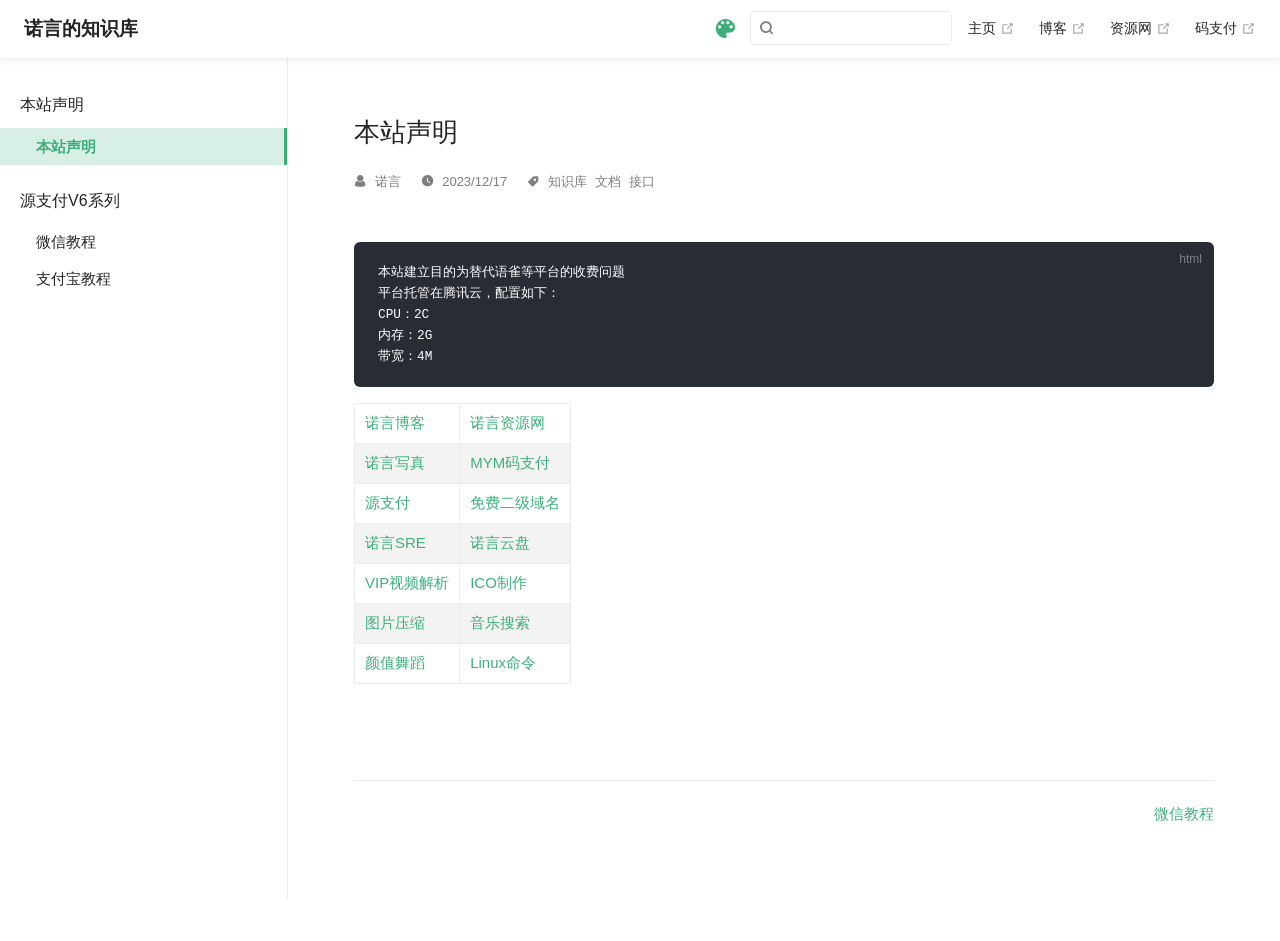
<file: 声明/声明.html>
<!DOCTYPE html>
<html lang="zh-CN">
  <head>
    <meta charset="utf-8">
    <meta name="viewport" content="width=device-width,initial-scale=1">
    <title>本站声明 | 诺言的知识库</title>
    <meta name="generator" content="VuePress 1.9.10">
    
    <meta name="description" content="诺言，微信搜索「诺言资源库」关注我，长期交流学习。">
    
    <link rel="preload" href="/assets/css/0.styles.9220df2e.css" as="style"><link rel="preload" href="/assets/js/app.33f4c014.js" as="script"><link rel="preload" href="/assets/js/7.6a8f2b50.js" as="script"><link rel="preload" href="/assets/js/2.b97e9050.js" as="script"><link rel="preload" href="/assets/js/1.f3401467.js" as="script"><link rel="preload" href="/assets/js/39.18786256.js" as="script"><link rel="prefetch" href="/assets/js/10.b34a9316.js"><link rel="prefetch" href="/assets/js/11.06dc9f8e.js"><link rel="prefetch" href="/assets/js/14.7a0a40aa.js"><link rel="prefetch" href="/assets/js/15.4cf7bbc6.js"><link rel="prefetch" href="/assets/js/16.ef9b31e1.js"><link rel="prefetch" href="/assets/js/17.d8aac71c.js"><link rel="prefetch" href="/assets/js/18.f60a341b.js"><link rel="prefetch" href="/assets/js/19.2688d942.js"><link rel="prefetch" href="/assets/js/20.f64a68c3.js"><link rel="prefetch" href="/assets/js/21.690ac1d6.js"><link rel="prefetch" href="/assets/js/22.00b935eb.js"><link rel="prefetch" href="/assets/js/23.b7ffb74e.js"><link rel="prefetch" href="/assets/js/24.c3d1fa41.js"><link rel="prefetch" href="/assets/js/25.f400bf10.js"><link rel="prefetch" href="/assets/js/26.eda5ab99.js"><link rel="prefetch" href="/assets/js/27.8dada428.js"><link rel="prefetch" href="/assets/js/28.bff5c215.js"><link rel="prefetch" href="/assets/js/29.1bc8f854.js"><link rel="prefetch" href="/assets/js/3.81ea5409.js"><link rel="prefetch" href="/assets/js/30.b1c7a053.js"><link rel="prefetch" href="/assets/js/31.62cc2c25.js"><link rel="prefetch" href="/assets/js/32.54a6e86e.js"><link rel="prefetch" href="/assets/js/33.47721518.js"><link rel="prefetch" href="/assets/js/34.bf052bde.js"><link rel="prefetch" href="/assets/js/35.78193bf8.js"><link rel="prefetch" href="/assets/js/36.c4386dfd.js"><link rel="prefetch" href="/assets/js/37.7b8db987.js"><link rel="prefetch" href="/assets/js/38.c89c5c7d.js"><link rel="prefetch" href="/assets/js/4.a903511a.js"><link rel="prefetch" href="/assets/js/40.f4b2cac8.js"><link rel="prefetch" href="/assets/js/41.3b9039cd.js"><link rel="prefetch" href="/assets/js/5.b394694d.js"><link rel="prefetch" href="/assets/js/6.198dfe35.js"><link rel="prefetch" href="/assets/js/8.5e1efba5.js"><link rel="prefetch" href="/assets/js/9.1199ec80.js"><link rel="prefetch" href="/assets/js/vendors~docsearch.59c2a972.js">
    <link rel="stylesheet" href="/assets/css/0.styles.9220df2e.css">
  </head>
  <body>
    <div id="app" data-server-rendered="true"><div class="theme-container" data-v-7dd95ae2><div data-v-7dd95ae2><div class="password-shadow password-wrapper-out" style="display:none;" data-v-59e6cb88 data-v-7dd95ae2 data-v-7dd95ae2><h3 class="title" data-v-59e6cb88>诺言的知识库</h3> <p class="description" data-v-59e6cb88>诺言，微信搜索「诺言资源库」关注我，长期交流学习。</p> <label id="box" class="inputBox" data-v-59e6cb88><input type="password" value="" data-v-59e6cb88> <span data-v-59e6cb88>Konck! Knock!</span> <button data-v-59e6cb88>OK</button></label> <div class="footer" data-v-59e6cb88><span data-v-59e6cb88><i class="iconfont reco-theme" data-v-59e6cb88></i> <a target="blank" href="https://vuepress-theme-reco.recoluan.com" data-v-59e6cb88>vuePress-theme-reco</a></span> <span data-v-59e6cb88><i class="iconfont reco-copyright" data-v-59e6cb88></i> <a data-v-59e6cb88><!---->
          
        <!---->
        2023
      </a></span></div></div> <div class="hide" data-v-7dd95ae2><header class="navbar" data-v-7dd95ae2><div class="sidebar-button"><svg xmlns="http://www.w3.org/2000/svg" aria-hidden="true" role="img" viewBox="0 0 448 512" class="icon"><path fill="currentColor" d="M436 124H12c-6.627 0-12-5.373-12-12V80c0-6.627 5.373-12 12-12h424c6.627 0 12 5.373 12 12v32c0 6.627-5.373 12-12 12zm0 160H12c-6.627 0-12-5.373-12-12v-32c0-6.627 5.373-12 12-12h424c6.627 0 12 5.373 12 12v32c0 6.627-5.373 12-12 12zm0 160H12c-6.627 0-12-5.373-12-12v-32c0-6.627 5.373-12 12-12h424c6.627 0 12 5.373 12 12v32c0 6.627-5.373 12-12 12z"></path></svg></div> <a href="/" class="home-link router-link-active"><!----> <span class="site-name">诺言的知识库</span></a> <div class="links"><div class="color-picker"><a class="color-button"><i class="iconfont reco-color"></i></a> <div class="color-picker-menu" style="display:none;"><div class="mode-options"><h4 class="title">Choose mode</h4> <ul class="color-mode-options"><li class="dark">dark</li><li class="auto active">auto</li><li class="light">light</li></ul></div></div></div> <div class="search-box"><i class="iconfont reco-search"></i> <input aria-label="Search" autocomplete="off" spellcheck="false" value=""> <!----></div> <nav class="nav-links can-hide"><div class="nav-item"><a href="https://nuoyo.cn/" target="_blank" rel="noopener noreferrer" class="nav-link external"><i class="undefined"></i>
  主页
  <span><svg xmlns="http://www.w3.org/2000/svg" aria-hidden="true" focusable="false" x="0px" y="0px" viewBox="0 0 100 100" width="15" height="15" class="icon outbound"><path fill="currentColor" d="M18.8,85.1h56l0,0c2.2,0,4-1.8,4-4v-32h-8v28h-48v-48h28v-8h-32l0,0c-2.2,0-4,1.8-4,4v56C14.8,83.3,16.6,85.1,18.8,85.1z"></path> <polygon fill="currentColor" points="45.7,48.7 51.3,54.3 77.2,28.5 77.2,37.2 85.2,37.2 85.2,14.9 62.8,14.9 62.8,22.9 71.5,22.9"></polygon></svg> <span class="sr-only">(opens new window)</span></span></a></div><div class="nav-item"><a href="https://www.nuoyo.cn/" target="_blank" rel="noopener noreferrer" class="nav-link external"><i class="undefined"></i>
  博客
  <span><svg xmlns="http://www.w3.org/2000/svg" aria-hidden="true" focusable="false" x="0px" y="0px" viewBox="0 0 100 100" width="15" height="15" class="icon outbound"><path fill="currentColor" d="M18.8,85.1h56l0,0c2.2,0,4-1.8,4-4v-32h-8v28h-48v-48h28v-8h-32l0,0c-2.2,0-4,1.8-4,4v56C14.8,83.3,16.6,85.1,18.8,85.1z"></path> <polygon fill="currentColor" points="45.7,48.7 51.3,54.3 77.2,28.5 77.2,37.2 85.2,37.2 85.2,14.9 62.8,14.9 62.8,22.9 71.5,22.9"></polygon></svg> <span class="sr-only">(opens new window)</span></span></a></div><div class="nav-item"><a href="https://zy.nuoyo.cn/" target="_blank" rel="noopener noreferrer" class="nav-link external"><i class="undefined"></i>
  资源网
  <span><svg xmlns="http://www.w3.org/2000/svg" aria-hidden="true" focusable="false" x="0px" y="0px" viewBox="0 0 100 100" width="15" height="15" class="icon outbound"><path fill="currentColor" d="M18.8,85.1h56l0,0c2.2,0,4-1.8,4-4v-32h-8v28h-48v-48h28v-8h-32l0,0c-2.2,0-4,1.8-4,4v56C14.8,83.3,16.6,85.1,18.8,85.1z"></path> <polygon fill="currentColor" points="45.7,48.7 51.3,54.3 77.2,28.5 77.2,37.2 85.2,37.2 85.2,14.9 62.8,14.9 62.8,22.9 71.5,22.9"></polygon></svg> <span class="sr-only">(opens new window)</span></span></a></div><div class="nav-item"><a href="https://pay.nuoyo.cn/" target="_blank" rel="noopener noreferrer" class="nav-link external"><i class="undefined"></i>
  码支付
  <span><svg xmlns="http://www.w3.org/2000/svg" aria-hidden="true" focusable="false" x="0px" y="0px" viewBox="0 0 100 100" width="15" height="15" class="icon outbound"><path fill="currentColor" d="M18.8,85.1h56l0,0c2.2,0,4-1.8,4-4v-32h-8v28h-48v-48h28v-8h-32l0,0c-2.2,0-4,1.8-4,4v56C14.8,83.3,16.6,85.1,18.8,85.1z"></path> <polygon fill="currentColor" points="45.7,48.7 51.3,54.3 77.2,28.5 77.2,37.2 85.2,37.2 85.2,14.9 62.8,14.9 62.8,22.9 71.5,22.9"></polygon></svg> <span class="sr-only">(opens new window)</span></span></a></div> <!----></nav></div></header> <div class="sidebar-mask" data-v-7dd95ae2></div> <aside class="sidebar" data-v-7dd95ae2><div class="personal-info-wrapper" data-v-1fad0c41 data-v-7dd95ae2><!----> <!----> <div class="num" data-v-1fad0c41><div data-v-1fad0c41><h3 data-v-1fad0c41>3</h3> <h6 data-v-1fad0c41>文章</h6></div> <div data-v-1fad0c41><h3 data-v-1fad0c41>3</h3> <h6 data-v-1fad0c41>标签</h6></div></div> <ul class="social-links" data-v-1fad0c41></ul> <hr data-v-1fad0c41></div> <nav class="nav-links"><div class="nav-item"><a href="https://nuoyo.cn/" target="_blank" rel="noopener noreferrer" class="nav-link external"><i class="undefined"></i>
  主页
  <span><svg xmlns="http://www.w3.org/2000/svg" aria-hidden="true" focusable="false" x="0px" y="0px" viewBox="0 0 100 100" width="15" height="15" class="icon outbound"><path fill="currentColor" d="M18.8,85.1h56l0,0c2.2,0,4-1.8,4-4v-32h-8v28h-48v-48h28v-8h-32l0,0c-2.2,0-4,1.8-4,4v56C14.8,83.3,16.6,85.1,18.8,85.1z"></path> <polygon fill="currentColor" points="45.7,48.7 51.3,54.3 77.2,28.5 77.2,37.2 85.2,37.2 85.2,14.9 62.8,14.9 62.8,22.9 71.5,22.9"></polygon></svg> <span class="sr-only">(opens new window)</span></span></a></div><div class="nav-item"><a href="https://www.nuoyo.cn/" target="_blank" rel="noopener noreferrer" class="nav-link external"><i class="undefined"></i>
  博客
  <span><svg xmlns="http://www.w3.org/2000/svg" aria-hidden="true" focusable="false" x="0px" y="0px" viewBox="0 0 100 100" width="15" height="15" class="icon outbound"><path fill="currentColor" d="M18.8,85.1h56l0,0c2.2,0,4-1.8,4-4v-32h-8v28h-48v-48h28v-8h-32l0,0c-2.2,0-4,1.8-4,4v56C14.8,83.3,16.6,85.1,18.8,85.1z"></path> <polygon fill="currentColor" points="45.7,48.7 51.3,54.3 77.2,28.5 77.2,37.2 85.2,37.2 85.2,14.9 62.8,14.9 62.8,22.9 71.5,22.9"></polygon></svg> <span class="sr-only">(opens new window)</span></span></a></div><div class="nav-item"><a href="https://zy.nuoyo.cn/" target="_blank" rel="noopener noreferrer" class="nav-link external"><i class="undefined"></i>
  资源网
  <span><svg xmlns="http://www.w3.org/2000/svg" aria-hidden="true" focusable="false" x="0px" y="0px" viewBox="0 0 100 100" width="15" height="15" class="icon outbound"><path fill="currentColor" d="M18.8,85.1h56l0,0c2.2,0,4-1.8,4-4v-32h-8v28h-48v-48h28v-8h-32l0,0c-2.2,0-4,1.8-4,4v56C14.8,83.3,16.6,85.1,18.8,85.1z"></path> <polygon fill="currentColor" points="45.7,48.7 51.3,54.3 77.2,28.5 77.2,37.2 85.2,37.2 85.2,14.9 62.8,14.9 62.8,22.9 71.5,22.9"></polygon></svg> <span class="sr-only">(opens new window)</span></span></a></div><div class="nav-item"><a href="https://pay.nuoyo.cn/" target="_blank" rel="noopener noreferrer" class="nav-link external"><i class="undefined"></i>
  码支付
  <span><svg xmlns="http://www.w3.org/2000/svg" aria-hidden="true" focusable="false" x="0px" y="0px" viewBox="0 0 100 100" width="15" height="15" class="icon outbound"><path fill="currentColor" d="M18.8,85.1h56l0,0c2.2,0,4-1.8,4-4v-32h-8v28h-48v-48h28v-8h-32l0,0c-2.2,0-4,1.8-4,4v56C14.8,83.3,16.6,85.1,18.8,85.1z"></path> <polygon fill="currentColor" points="45.7,48.7 51.3,54.3 77.2,28.5 77.2,37.2 85.2,37.2 85.2,14.9 62.8,14.9 62.8,22.9 71.5,22.9"></polygon></svg> <span class="sr-only">(opens new window)</span></span></a></div> <!----></nav> <ul class="sidebar-links"><li><section class="sidebar-group depth-0"><p class="sidebar-heading open"><span>本站声明</span> <!----></p> <ul class="sidebar-links sidebar-group-items"><li><a href="/声明/声明.html" class="active sidebar-link">本站声明</a></li></ul></section></li><li><section class="sidebar-group depth-0"><p class="sidebar-heading"><span>源支付V6系列</span> <!----></p> <ul class="sidebar-links sidebar-group-items"><li><a href="/源支付V6/微信教程.html" class="sidebar-link">微信教程</a></li><li><a href="/源支付V6/支付宝教程.html" class="sidebar-link">支付宝教程</a></li></ul></section></li></ul> </aside> <div class="password-shadow password-wrapper-in" style="display:none;" data-v-59e6cb88 data-v-7dd95ae2><h3 class="title" data-v-59e6cb88>本站声明</h3> <!----> <label id="box" class="inputBox" data-v-59e6cb88><input type="password" value="" data-v-59e6cb88> <span data-v-59e6cb88>Konck! Knock!</span> <button data-v-59e6cb88>OK</button></label> <div class="footer" data-v-59e6cb88><span data-v-59e6cb88><i class="iconfont reco-theme" data-v-59e6cb88></i> <a target="blank" href="https://vuepress-theme-reco.recoluan.com" data-v-59e6cb88>vuePress-theme-reco</a></span> <span data-v-59e6cb88><i class="iconfont reco-copyright" data-v-59e6cb88></i> <a data-v-59e6cb88><!---->
          
        <!---->
        2023
      </a></span></div></div> <div data-v-7dd95ae2><div data-v-7dd95ae2><main class="page" style="padding-right:0;"><section style="display:;"><div class="page-title"><h1 class="title">本站声明</h1> <div data-v-8a445198><i class="iconfont reco-account" data-v-8a445198><span data-v-8a445198>诺言</span></i> <i class="iconfont reco-date" data-v-8a445198><span data-v-8a445198>2023/12/17</span></i> <!----> <i class="tags iconfont reco-tag" data-v-8a445198><span class="tag-item" data-v-8a445198>知识库</span><span class="tag-item" data-v-8a445198>文档</span><span class="tag-item" data-v-8a445198>接口</span></i></div></div> <div class="theme-reco-content content__default"><div class="language-html extra-class"><pre class="language-html"><code>本站建立目的为替代语雀等平台的收费问题
平台托管在腾讯云，配置如下：
CPU：2C
内存：2G
带宽：4M
</code></pre></div><table><tr><td style="border:1px solid #dodgerblue;padding:10px;"><a href="https://www.nuoyo.cn" target="_blank" class="dodgerblue">诺言博客</a><br></td> <td style="border:1px solid #dodgerblue;padding:10px;"><a href="https://zy.nuoyo.cn" target="_blank" class="dodgerblue">诺言资源网</a><br></td></tr> <tr><td style="border:1px solid #dodgerblue;padding:10px;"><a href="https://xz.nuoyo.cn" target="_blank" class="dodgerblue">诺言写真</a><br></td> <td style="border:1px solid #dodgerblue;padding:10px;"><a href="https://pay.nuoyo.cn" target="_blank" class="dodgerblue">MYM码支付</a><br></td></tr> <tr><td style="border:1px solid #dodgerblue;padding:10px;"><a href="https://v7.nuoyo.cn" target="_blank" class="dodgerblue">源支付</a><br></td> <td style="border:1px solid #dodgerblue;padding:10px;"><a href="https://dns.nuoyo.cn" target="_blank" class="dodgerblue">免费二级域名</a><br></td></tr> <tr><td style="border:1px solid #dodgerblue;padding:10px;"><a href="https://blog.nuoyo.cn/" target="_blank" class="dodgerblue">诺言SRE</a><br></td> <td style="border:1px solid #dodgerblue;padding:10px;"><a href="https://pan.nuoyo.cn" target="_blank" class="dodgerblue">诺言云盘</a><br></td></tr> <tr><td style="border:1px solid #dodgerblue;padding:10px;"><a href="https://zy.nuoyo.cn/jiexi/index.html" target="_blank" class="dodgerblue">VIP视频解析</a><br></td> <td style="border:1px solid #dodgerblue;padding:10px;"><a href="https://zy.nuoyo.cn/ico/" target="_blank" class="dodgerblue">ICO制作</a><br></td></tr> <tr><td style="border:1px solid #dodgerblue;padding:10px;"><a href="https://zy.nuoyo.cn/yasuo/index.html" target="_blank" class="dodgerblue">图片压缩</a><br></td> <td style="border:1px solid #dodgerblue;padding:10px;"><a href="https://music.nuoyo.cn" target="_blank" class="dodgerblue">音乐搜索</a><br></td></tr> <tr><td style="border:1px solid #dodgerblue;padding:10px;"><a href="https://wd.nuoyo.cn/" target="_blank" class="dodgerblue">颜值舞蹈</a><br></td> <td style="border:1px solid #dodgerblue;padding:10px;"><a href="https://www.nuoyo.cn/linux-command/" target="_blank" class="dodgerblue">Linux命令</a><br></td></tr></table></div></section> <footer class="page-edit"><!----> <!----></footer> <div class="page-nav"><p class="inner"><!----> <span class="next"><a href="/源支付V6/微信教程.html">
          微信教程
        </a></span></p></div> <div class="comments-wrapper"><!----></div></main></div> <!----></div> <ul class="sub-sidebar sub-sidebar-wrapper" style="width:0;" data-v-b57cc07c data-v-7dd95ae2></ul></div></div></div><div class="global-ui"><div class="back-to-ceiling" style="right:1rem;bottom:6rem;width:2.5rem;height:2.5rem;border-radius:.25rem;line-height:2.5rem;display:none;" data-v-c6073ba8 data-v-c6073ba8><svg t="1574745035067" viewBox="0 0 1024 1024" version="1.1" xmlns="http://www.w3.org/2000/svg" p-id="5404" class="icon" data-v-c6073ba8><path d="M526.60727968 10.90185116a27.675 27.675 0 0 0-29.21455937 0c-131.36607665 82.28402758-218.69155461 228.01873535-218.69155402 394.07834331a462.20625001 462.20625001 0 0 0 5.36959153 69.94390903c1.00431239 6.55289093-0.34802892 13.13561351-3.76865779 18.80351572-32.63518765 54.11355614-51.75690182 118.55860487-51.7569018 187.94566865a371.06718723 371.06718723 0 0 0 11.50484808 91.98906777c6.53300375 25.50556257 41.68394495 28.14064038 52.69160883 4.22606766 17.37162448-37.73630017 42.14135425-72.50938081 72.80769204-103.21549295 2.18761121 3.04276886 4.15646224 6.24463696 6.40373557 9.22774369a1871.4375 1871.4375 0 0 0 140.04691725 5.34970492 1866.36093723 1866.36093723 0 0 0 140.04691723-5.34970492c2.24727335-2.98310674 4.21612437-6.18497483 6.3937923-9.2178004 30.66633723 30.70611158 55.4360664 65.4791928 72.80769147 103.21549355 11.00766384 23.91457269 46.15860503 21.27949489 52.69160879-4.22606768a371.15156223 371.15156223 0 0 0 11.514792-91.99901164c0-69.36717486-19.13165746-133.82216804-51.75690182-187.92578088-3.42062944-5.66790279-4.76302748-12.26056868-3.76865837-18.80351632a462.20625001 462.20625001 0 0 0 5.36959269-69.943909c-0.00994388-166.08943902-87.32547796-311.81420293-218.6915546-394.09823051zM605.93803103 357.87693858a93.93749974 93.93749974 0 1 1-187.89594924 6.1e-7 93.93749974 93.93749974 0 0 1 187.89594924-6.1e-7z" p-id="5405" data-v-c6073ba8></path><path d="M429.50777625 765.63860547C429.50777625 803.39355007 466.44236686 1000.39046097 512.00932183 1000.39046097c45.56695499 0 82.4922232-197.00623328 82.5015456-234.7518555 0-37.75494459-36.9345906-68.35043303-82.4922232-68.34111062-45.57627738-0.00932239-82.52019037 30.59548842-82.51086798 68.34111062z" p-id="5406" data-v-c6073ba8></path></svg></div></div></div>
    <script src="/assets/js/app.33f4c014.js" defer></script><script src="/assets/js/7.6a8f2b50.js" defer></script><script src="/assets/js/2.b97e9050.js" defer></script><script src="/assets/js/1.f3401467.js" defer></script><script src="/assets/js/39.18786256.js" defer></script>
  </body>
</html>
</file>
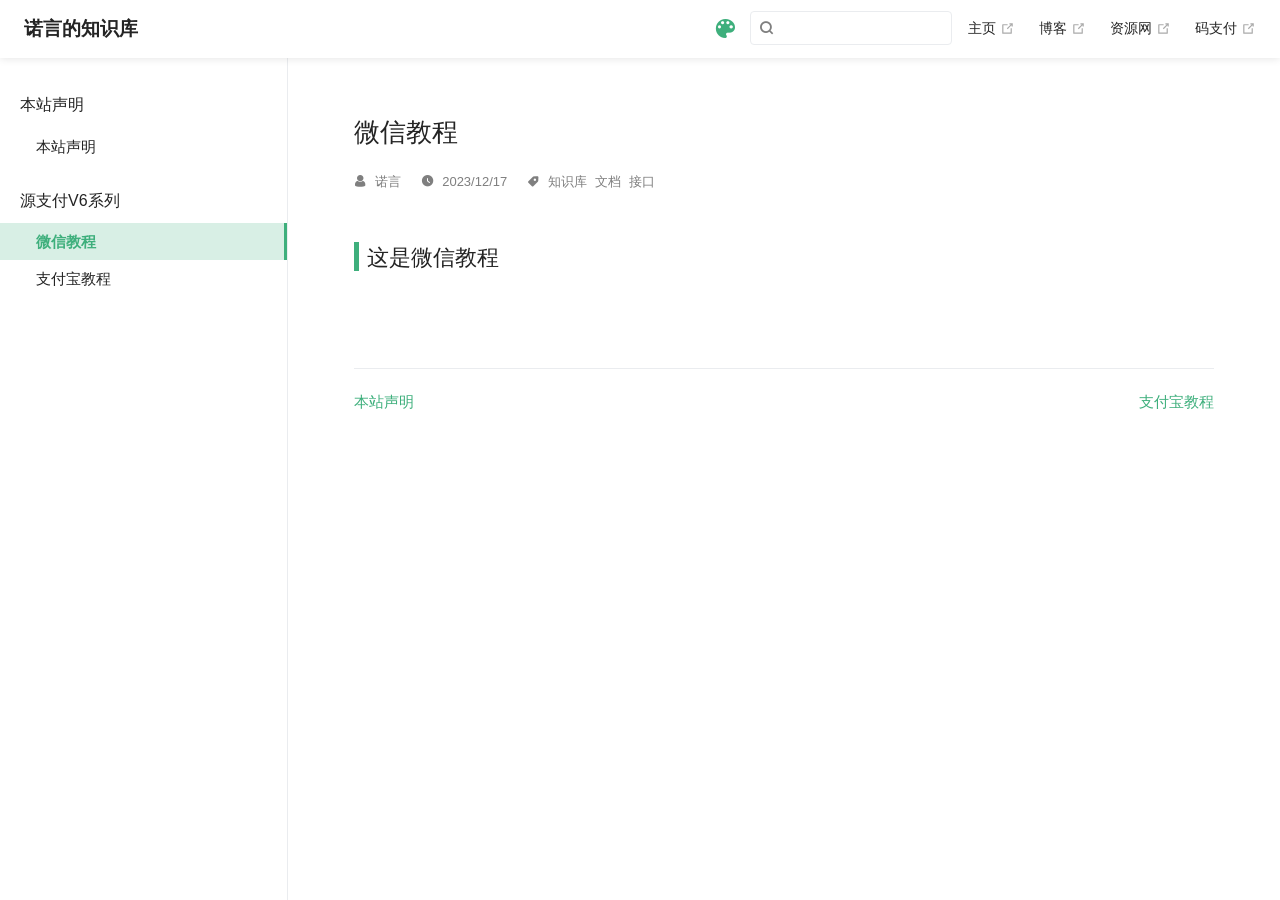
<file: 源支付V6/微信教程.html>
<!DOCTYPE html>
<html lang="zh-CN">
  <head>
    <meta charset="utf-8">
    <meta name="viewport" content="width=device-width,initial-scale=1">
    <title>微信教程 | 诺言的知识库</title>
    <meta name="generator" content="VuePress 1.9.10">
    
    <meta name="description" content="诺言，微信搜索「诺言资源库」关注我，长期交流学习。">
    
    <link rel="preload" href="/assets/css/0.styles.9220df2e.css" as="style"><link rel="preload" href="/assets/js/app.33f4c014.js" as="script"><link rel="preload" href="/assets/js/7.6a8f2b50.js" as="script"><link rel="preload" href="/assets/js/2.b97e9050.js" as="script"><link rel="preload" href="/assets/js/1.f3401467.js" as="script"><link rel="preload" href="/assets/js/40.f4b2cac8.js" as="script"><link rel="prefetch" href="/assets/js/10.b34a9316.js"><link rel="prefetch" href="/assets/js/11.06dc9f8e.js"><link rel="prefetch" href="/assets/js/14.7a0a40aa.js"><link rel="prefetch" href="/assets/js/15.4cf7bbc6.js"><link rel="prefetch" href="/assets/js/16.ef9b31e1.js"><link rel="prefetch" href="/assets/js/17.d8aac71c.js"><link rel="prefetch" href="/assets/js/18.f60a341b.js"><link rel="prefetch" href="/assets/js/19.2688d942.js"><link rel="prefetch" href="/assets/js/20.f64a68c3.js"><link rel="prefetch" href="/assets/js/21.690ac1d6.js"><link rel="prefetch" href="/assets/js/22.00b935eb.js"><link rel="prefetch" href="/assets/js/23.b7ffb74e.js"><link rel="prefetch" href="/assets/js/24.c3d1fa41.js"><link rel="prefetch" href="/assets/js/25.f400bf10.js"><link rel="prefetch" href="/assets/js/26.eda5ab99.js"><link rel="prefetch" href="/assets/js/27.8dada428.js"><link rel="prefetch" href="/assets/js/28.bff5c215.js"><link rel="prefetch" href="/assets/js/29.1bc8f854.js"><link rel="prefetch" href="/assets/js/3.81ea5409.js"><link rel="prefetch" href="/assets/js/30.b1c7a053.js"><link rel="prefetch" href="/assets/js/31.62cc2c25.js"><link rel="prefetch" href="/assets/js/32.54a6e86e.js"><link rel="prefetch" href="/assets/js/33.47721518.js"><link rel="prefetch" href="/assets/js/34.bf052bde.js"><link rel="prefetch" href="/assets/js/35.78193bf8.js"><link rel="prefetch" href="/assets/js/36.c4386dfd.js"><link rel="prefetch" href="/assets/js/37.7b8db987.js"><link rel="prefetch" href="/assets/js/38.c89c5c7d.js"><link rel="prefetch" href="/assets/js/39.18786256.js"><link rel="prefetch" href="/assets/js/4.a903511a.js"><link rel="prefetch" href="/assets/js/41.3b9039cd.js"><link rel="prefetch" href="/assets/js/5.b394694d.js"><link rel="prefetch" href="/assets/js/6.198dfe35.js"><link rel="prefetch" href="/assets/js/8.5e1efba5.js"><link rel="prefetch" href="/assets/js/9.1199ec80.js"><link rel="prefetch" href="/assets/js/vendors~docsearch.59c2a972.js">
    <link rel="stylesheet" href="/assets/css/0.styles.9220df2e.css">
  </head>
  <body>
    <div id="app" data-server-rendered="true"><div class="theme-container" data-v-7dd95ae2><div data-v-7dd95ae2><div class="password-shadow password-wrapper-out" style="display:none;" data-v-59e6cb88 data-v-7dd95ae2 data-v-7dd95ae2><h3 class="title" data-v-59e6cb88>诺言的知识库</h3> <p class="description" data-v-59e6cb88>诺言，微信搜索「诺言资源库」关注我，长期交流学习。</p> <label id="box" class="inputBox" data-v-59e6cb88><input type="password" value="" data-v-59e6cb88> <span data-v-59e6cb88>Konck! Knock!</span> <button data-v-59e6cb88>OK</button></label> <div class="footer" data-v-59e6cb88><span data-v-59e6cb88><i class="iconfont reco-theme" data-v-59e6cb88></i> <a target="blank" href="https://vuepress-theme-reco.recoluan.com" data-v-59e6cb88>vuePress-theme-reco</a></span> <span data-v-59e6cb88><i class="iconfont reco-copyright" data-v-59e6cb88></i> <a data-v-59e6cb88><!---->
          
        <!---->
        2023
      </a></span></div></div> <div class="hide" data-v-7dd95ae2><header class="navbar" data-v-7dd95ae2><div class="sidebar-button"><svg xmlns="http://www.w3.org/2000/svg" aria-hidden="true" role="img" viewBox="0 0 448 512" class="icon"><path fill="currentColor" d="M436 124H12c-6.627 0-12-5.373-12-12V80c0-6.627 5.373-12 12-12h424c6.627 0 12 5.373 12 12v32c0 6.627-5.373 12-12 12zm0 160H12c-6.627 0-12-5.373-12-12v-32c0-6.627 5.373-12 12-12h424c6.627 0 12 5.373 12 12v32c0 6.627-5.373 12-12 12zm0 160H12c-6.627 0-12-5.373-12-12v-32c0-6.627 5.373-12 12-12h424c6.627 0 12 5.373 12 12v32c0 6.627-5.373 12-12 12z"></path></svg></div> <a href="/" class="home-link router-link-active"><!----> <span class="site-name">诺言的知识库</span></a> <div class="links"><div class="color-picker"><a class="color-button"><i class="iconfont reco-color"></i></a> <div class="color-picker-menu" style="display:none;"><div class="mode-options"><h4 class="title">Choose mode</h4> <ul class="color-mode-options"><li class="dark">dark</li><li class="auto active">auto</li><li class="light">light</li></ul></div></div></div> <div class="search-box"><i class="iconfont reco-search"></i> <input aria-label="Search" autocomplete="off" spellcheck="false" value=""> <!----></div> <nav class="nav-links can-hide"><div class="nav-item"><a href="https://nuoyo.cn/" target="_blank" rel="noopener noreferrer" class="nav-link external"><i class="undefined"></i>
  主页
  <span><svg xmlns="http://www.w3.org/2000/svg" aria-hidden="true" focusable="false" x="0px" y="0px" viewBox="0 0 100 100" width="15" height="15" class="icon outbound"><path fill="currentColor" d="M18.8,85.1h56l0,0c2.2,0,4-1.8,4-4v-32h-8v28h-48v-48h28v-8h-32l0,0c-2.2,0-4,1.8-4,4v56C14.8,83.3,16.6,85.1,18.8,85.1z"></path> <polygon fill="currentColor" points="45.7,48.7 51.3,54.3 77.2,28.5 77.2,37.2 85.2,37.2 85.2,14.9 62.8,14.9 62.8,22.9 71.5,22.9"></polygon></svg> <span class="sr-only">(opens new window)</span></span></a></div><div class="nav-item"><a href="https://www.nuoyo.cn/" target="_blank" rel="noopener noreferrer" class="nav-link external"><i class="undefined"></i>
  博客
  <span><svg xmlns="http://www.w3.org/2000/svg" aria-hidden="true" focusable="false" x="0px" y="0px" viewBox="0 0 100 100" width="15" height="15" class="icon outbound"><path fill="currentColor" d="M18.8,85.1h56l0,0c2.2,0,4-1.8,4-4v-32h-8v28h-48v-48h28v-8h-32l0,0c-2.2,0-4,1.8-4,4v56C14.8,83.3,16.6,85.1,18.8,85.1z"></path> <polygon fill="currentColor" points="45.7,48.7 51.3,54.3 77.2,28.5 77.2,37.2 85.2,37.2 85.2,14.9 62.8,14.9 62.8,22.9 71.5,22.9"></polygon></svg> <span class="sr-only">(opens new window)</span></span></a></div><div class="nav-item"><a href="https://zy.nuoyo.cn/" target="_blank" rel="noopener noreferrer" class="nav-link external"><i class="undefined"></i>
  资源网
  <span><svg xmlns="http://www.w3.org/2000/svg" aria-hidden="true" focusable="false" x="0px" y="0px" viewBox="0 0 100 100" width="15" height="15" class="icon outbound"><path fill="currentColor" d="M18.8,85.1h56l0,0c2.2,0,4-1.8,4-4v-32h-8v28h-48v-48h28v-8h-32l0,0c-2.2,0-4,1.8-4,4v56C14.8,83.3,16.6,85.1,18.8,85.1z"></path> <polygon fill="currentColor" points="45.7,48.7 51.3,54.3 77.2,28.5 77.2,37.2 85.2,37.2 85.2,14.9 62.8,14.9 62.8,22.9 71.5,22.9"></polygon></svg> <span class="sr-only">(opens new window)</span></span></a></div><div class="nav-item"><a href="https://pay.nuoyo.cn/" target="_blank" rel="noopener noreferrer" class="nav-link external"><i class="undefined"></i>
  码支付
  <span><svg xmlns="http://www.w3.org/2000/svg" aria-hidden="true" focusable="false" x="0px" y="0px" viewBox="0 0 100 100" width="15" height="15" class="icon outbound"><path fill="currentColor" d="M18.8,85.1h56l0,0c2.2,0,4-1.8,4-4v-32h-8v28h-48v-48h28v-8h-32l0,0c-2.2,0-4,1.8-4,4v56C14.8,83.3,16.6,85.1,18.8,85.1z"></path> <polygon fill="currentColor" points="45.7,48.7 51.3,54.3 77.2,28.5 77.2,37.2 85.2,37.2 85.2,14.9 62.8,14.9 62.8,22.9 71.5,22.9"></polygon></svg> <span class="sr-only">(opens new window)</span></span></a></div> <!----></nav></div></header> <div class="sidebar-mask" data-v-7dd95ae2></div> <aside class="sidebar" data-v-7dd95ae2><div class="personal-info-wrapper" data-v-1fad0c41 data-v-7dd95ae2><!----> <!----> <div class="num" data-v-1fad0c41><div data-v-1fad0c41><h3 data-v-1fad0c41>3</h3> <h6 data-v-1fad0c41>文章</h6></div> <div data-v-1fad0c41><h3 data-v-1fad0c41>3</h3> <h6 data-v-1fad0c41>标签</h6></div></div> <ul class="social-links" data-v-1fad0c41></ul> <hr data-v-1fad0c41></div> <nav class="nav-links"><div class="nav-item"><a href="https://nuoyo.cn/" target="_blank" rel="noopener noreferrer" class="nav-link external"><i class="undefined"></i>
  主页
  <span><svg xmlns="http://www.w3.org/2000/svg" aria-hidden="true" focusable="false" x="0px" y="0px" viewBox="0 0 100 100" width="15" height="15" class="icon outbound"><path fill="currentColor" d="M18.8,85.1h56l0,0c2.2,0,4-1.8,4-4v-32h-8v28h-48v-48h28v-8h-32l0,0c-2.2,0-4,1.8-4,4v56C14.8,83.3,16.6,85.1,18.8,85.1z"></path> <polygon fill="currentColor" points="45.7,48.7 51.3,54.3 77.2,28.5 77.2,37.2 85.2,37.2 85.2,14.9 62.8,14.9 62.8,22.9 71.5,22.9"></polygon></svg> <span class="sr-only">(opens new window)</span></span></a></div><div class="nav-item"><a href="https://www.nuoyo.cn/" target="_blank" rel="noopener noreferrer" class="nav-link external"><i class="undefined"></i>
  博客
  <span><svg xmlns="http://www.w3.org/2000/svg" aria-hidden="true" focusable="false" x="0px" y="0px" viewBox="0 0 100 100" width="15" height="15" class="icon outbound"><path fill="currentColor" d="M18.8,85.1h56l0,0c2.2,0,4-1.8,4-4v-32h-8v28h-48v-48h28v-8h-32l0,0c-2.2,0-4,1.8-4,4v56C14.8,83.3,16.6,85.1,18.8,85.1z"></path> <polygon fill="currentColor" points="45.7,48.7 51.3,54.3 77.2,28.5 77.2,37.2 85.2,37.2 85.2,14.9 62.8,14.9 62.8,22.9 71.5,22.9"></polygon></svg> <span class="sr-only">(opens new window)</span></span></a></div><div class="nav-item"><a href="https://zy.nuoyo.cn/" target="_blank" rel="noopener noreferrer" class="nav-link external"><i class="undefined"></i>
  资源网
  <span><svg xmlns="http://www.w3.org/2000/svg" aria-hidden="true" focusable="false" x="0px" y="0px" viewBox="0 0 100 100" width="15" height="15" class="icon outbound"><path fill="currentColor" d="M18.8,85.1h56l0,0c2.2,0,4-1.8,4-4v-32h-8v28h-48v-48h28v-8h-32l0,0c-2.2,0-4,1.8-4,4v56C14.8,83.3,16.6,85.1,18.8,85.1z"></path> <polygon fill="currentColor" points="45.7,48.7 51.3,54.3 77.2,28.5 77.2,37.2 85.2,37.2 85.2,14.9 62.8,14.9 62.8,22.9 71.5,22.9"></polygon></svg> <span class="sr-only">(opens new window)</span></span></a></div><div class="nav-item"><a href="https://pay.nuoyo.cn/" target="_blank" rel="noopener noreferrer" class="nav-link external"><i class="undefined"></i>
  码支付
  <span><svg xmlns="http://www.w3.org/2000/svg" aria-hidden="true" focusable="false" x="0px" y="0px" viewBox="0 0 100 100" width="15" height="15" class="icon outbound"><path fill="currentColor" d="M18.8,85.1h56l0,0c2.2,0,4-1.8,4-4v-32h-8v28h-48v-48h28v-8h-32l0,0c-2.2,0-4,1.8-4,4v56C14.8,83.3,16.6,85.1,18.8,85.1z"></path> <polygon fill="currentColor" points="45.7,48.7 51.3,54.3 77.2,28.5 77.2,37.2 85.2,37.2 85.2,14.9 62.8,14.9 62.8,22.9 71.5,22.9"></polygon></svg> <span class="sr-only">(opens new window)</span></span></a></div> <!----></nav> <ul class="sidebar-links"><li><section class="sidebar-group depth-0"><p class="sidebar-heading"><span>本站声明</span> <!----></p> <ul class="sidebar-links sidebar-group-items"><li><a href="/声明/声明.html" class="sidebar-link">本站声明</a></li></ul></section></li><li><section class="sidebar-group depth-0"><p class="sidebar-heading open"><span>源支付V6系列</span> <!----></p> <ul class="sidebar-links sidebar-group-items"><li><a href="/源支付V6/微信教程.html" class="active sidebar-link">微信教程</a></li><li><a href="/源支付V6/支付宝教程.html" class="sidebar-link">支付宝教程</a></li></ul></section></li></ul> </aside> <div class="password-shadow password-wrapper-in" style="display:none;" data-v-59e6cb88 data-v-7dd95ae2><h3 class="title" data-v-59e6cb88>微信教程</h3> <!----> <label id="box" class="inputBox" data-v-59e6cb88><input type="password" value="" data-v-59e6cb88> <span data-v-59e6cb88>Konck! Knock!</span> <button data-v-59e6cb88>OK</button></label> <div class="footer" data-v-59e6cb88><span data-v-59e6cb88><i class="iconfont reco-theme" data-v-59e6cb88></i> <a target="blank" href="https://vuepress-theme-reco.recoluan.com" data-v-59e6cb88>vuePress-theme-reco</a></span> <span data-v-59e6cb88><i class="iconfont reco-copyright" data-v-59e6cb88></i> <a data-v-59e6cb88><!---->
          
        <!---->
        2023
      </a></span></div></div> <div data-v-7dd95ae2><div data-v-7dd95ae2><main class="page" style="padding-right:0;"><section style="display:;"><div class="page-title"><h1 class="title">微信教程</h1> <div data-v-8a445198><i class="iconfont reco-account" data-v-8a445198><span data-v-8a445198>诺言</span></i> <i class="iconfont reco-date" data-v-8a445198><span data-v-8a445198>2023/12/17</span></i> <!----> <i class="tags iconfont reco-tag" data-v-8a445198><span class="tag-item" data-v-8a445198>知识库</span><span class="tag-item" data-v-8a445198>文档</span><span class="tag-item" data-v-8a445198>接口</span></i></div></div> <div class="theme-reco-content content__default"><h2 id="这是微信教程"><a href="#这是微信教程" class="header-anchor">#</a> 这是微信教程</h2></div></section> <footer class="page-edit"><!----> <!----></footer> <div class="page-nav"><p class="inner"><span class="prev"><a href="/声明/声明.html" class="prev">
          本站声明
        </a></span> <span class="next"><a href="/源支付V6/支付宝教程.html">
          支付宝教程
        </a></span></p></div> <div class="comments-wrapper"><!----></div></main></div> <!----></div> <ul class="sub-sidebar sub-sidebar-wrapper" style="width:0;" data-v-b57cc07c data-v-7dd95ae2></ul></div></div></div><div class="global-ui"><div class="back-to-ceiling" style="right:1rem;bottom:6rem;width:2.5rem;height:2.5rem;border-radius:.25rem;line-height:2.5rem;display:none;" data-v-c6073ba8 data-v-c6073ba8><svg t="1574745035067" viewBox="0 0 1024 1024" version="1.1" xmlns="http://www.w3.org/2000/svg" p-id="5404" class="icon" data-v-c6073ba8><path d="M526.60727968 10.90185116a27.675 27.675 0 0 0-29.21455937 0c-131.36607665 82.28402758-218.69155461 228.01873535-218.69155402 394.07834331a462.20625001 462.20625001 0 0 0 5.36959153 69.94390903c1.00431239 6.55289093-0.34802892 13.13561351-3.76865779 18.80351572-32.63518765 54.11355614-51.75690182 118.55860487-51.7569018 187.94566865a371.06718723 371.06718723 0 0 0 11.50484808 91.98906777c6.53300375 25.50556257 41.68394495 28.14064038 52.69160883 4.22606766 17.37162448-37.73630017 42.14135425-72.50938081 72.80769204-103.21549295 2.18761121 3.04276886 4.15646224 6.24463696 6.40373557 9.22774369a1871.4375 1871.4375 0 0 0 140.04691725 5.34970492 1866.36093723 1866.36093723 0 0 0 140.04691723-5.34970492c2.24727335-2.98310674 4.21612437-6.18497483 6.3937923-9.2178004 30.66633723 30.70611158 55.4360664 65.4791928 72.80769147 103.21549355 11.00766384 23.91457269 46.15860503 21.27949489 52.69160879-4.22606768a371.15156223 371.15156223 0 0 0 11.514792-91.99901164c0-69.36717486-19.13165746-133.82216804-51.75690182-187.92578088-3.42062944-5.66790279-4.76302748-12.26056868-3.76865837-18.80351632a462.20625001 462.20625001 0 0 0 5.36959269-69.943909c-0.00994388-166.08943902-87.32547796-311.81420293-218.6915546-394.09823051zM605.93803103 357.87693858a93.93749974 93.93749974 0 1 1-187.89594924 6.1e-7 93.93749974 93.93749974 0 0 1 187.89594924-6.1e-7z" p-id="5405" data-v-c6073ba8></path><path d="M429.50777625 765.63860547C429.50777625 803.39355007 466.44236686 1000.39046097 512.00932183 1000.39046097c45.56695499 0 82.4922232-197.00623328 82.5015456-234.7518555 0-37.75494459-36.9345906-68.35043303-82.4922232-68.34111062-45.57627738-0.00932239-82.52019037 30.59548842-82.51086798 68.34111062z" p-id="5406" data-v-c6073ba8></path></svg></div></div></div>
    <script src="/assets/js/app.33f4c014.js" defer></script><script src="/assets/js/7.6a8f2b50.js" defer></script><script src="/assets/js/2.b97e9050.js" defer></script><script src="/assets/js/1.f3401467.js" defer></script><script src="/assets/js/40.f4b2cac8.js" defer></script>
  </body>
</html>
</file>
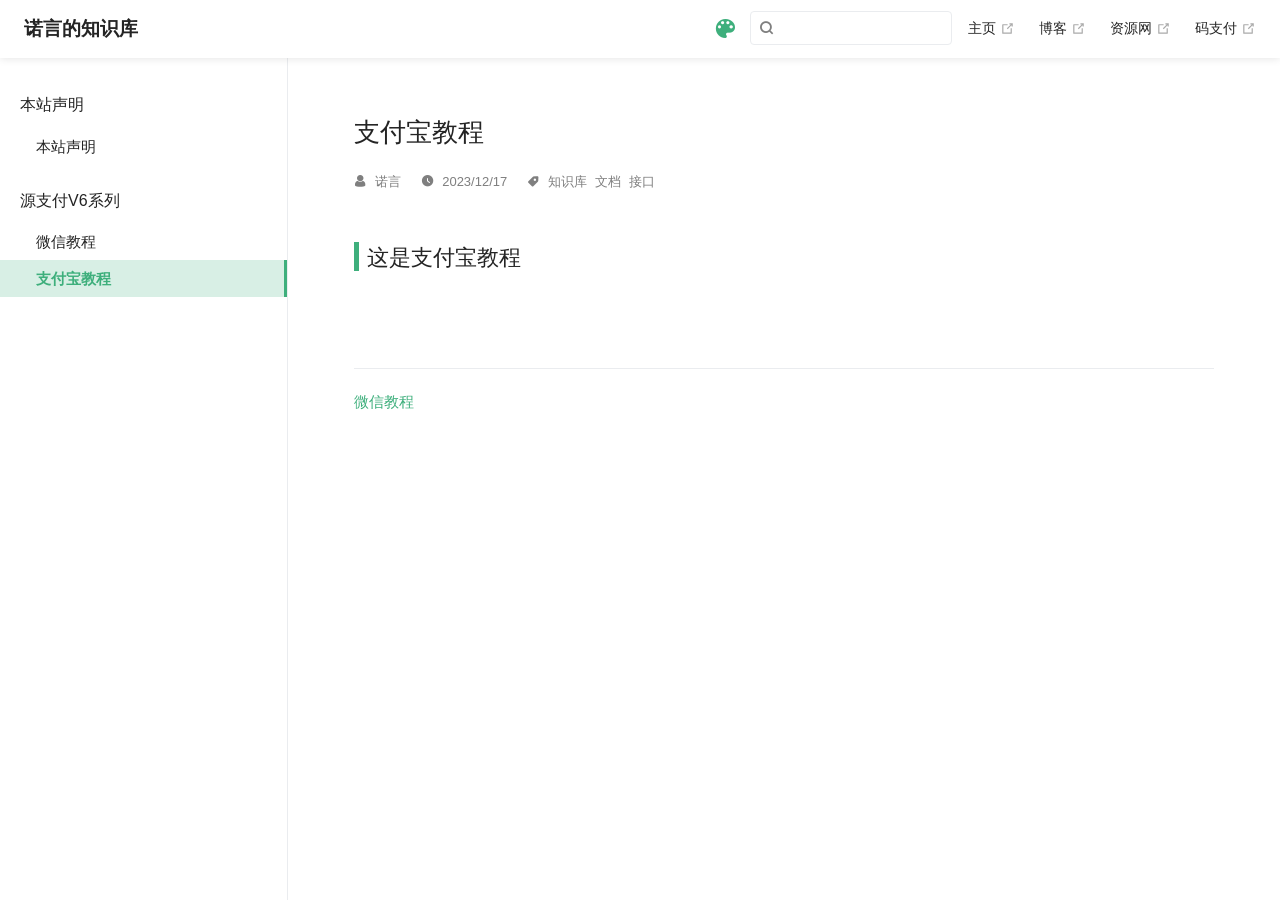
<file: 源支付V6/支付宝教程.html>
<!DOCTYPE html>
<html lang="zh-CN">
  <head>
    <meta charset="utf-8">
    <meta name="viewport" content="width=device-width,initial-scale=1">
    <title>支付宝教程 | 诺言的知识库</title>
    <meta name="generator" content="VuePress 1.9.10">
    
    <meta name="description" content="诺言，微信搜索「诺言资源库」关注我，长期交流学习。">
    
    <link rel="preload" href="/assets/css/0.styles.9220df2e.css" as="style"><link rel="preload" href="/assets/js/app.33f4c014.js" as="script"><link rel="preload" href="/assets/js/7.6a8f2b50.js" as="script"><link rel="preload" href="/assets/js/2.b97e9050.js" as="script"><link rel="preload" href="/assets/js/1.f3401467.js" as="script"><link rel="preload" href="/assets/js/41.3b9039cd.js" as="script"><link rel="prefetch" href="/assets/js/10.b34a9316.js"><link rel="prefetch" href="/assets/js/11.06dc9f8e.js"><link rel="prefetch" href="/assets/js/14.7a0a40aa.js"><link rel="prefetch" href="/assets/js/15.4cf7bbc6.js"><link rel="prefetch" href="/assets/js/16.ef9b31e1.js"><link rel="prefetch" href="/assets/js/17.d8aac71c.js"><link rel="prefetch" href="/assets/js/18.f60a341b.js"><link rel="prefetch" href="/assets/js/19.2688d942.js"><link rel="prefetch" href="/assets/js/20.f64a68c3.js"><link rel="prefetch" href="/assets/js/21.690ac1d6.js"><link rel="prefetch" href="/assets/js/22.00b935eb.js"><link rel="prefetch" href="/assets/js/23.b7ffb74e.js"><link rel="prefetch" href="/assets/js/24.c3d1fa41.js"><link rel="prefetch" href="/assets/js/25.f400bf10.js"><link rel="prefetch" href="/assets/js/26.eda5ab99.js"><link rel="prefetch" href="/assets/js/27.8dada428.js"><link rel="prefetch" href="/assets/js/28.bff5c215.js"><link rel="prefetch" href="/assets/js/29.1bc8f854.js"><link rel="prefetch" href="/assets/js/3.81ea5409.js"><link rel="prefetch" href="/assets/js/30.b1c7a053.js"><link rel="prefetch" href="/assets/js/31.62cc2c25.js"><link rel="prefetch" href="/assets/js/32.54a6e86e.js"><link rel="prefetch" href="/assets/js/33.47721518.js"><link rel="prefetch" href="/assets/js/34.bf052bde.js"><link rel="prefetch" href="/assets/js/35.78193bf8.js"><link rel="prefetch" href="/assets/js/36.c4386dfd.js"><link rel="prefetch" href="/assets/js/37.7b8db987.js"><link rel="prefetch" href="/assets/js/38.c89c5c7d.js"><link rel="prefetch" href="/assets/js/39.18786256.js"><link rel="prefetch" href="/assets/js/4.a903511a.js"><link rel="prefetch" href="/assets/js/40.f4b2cac8.js"><link rel="prefetch" href="/assets/js/5.b394694d.js"><link rel="prefetch" href="/assets/js/6.198dfe35.js"><link rel="prefetch" href="/assets/js/8.5e1efba5.js"><link rel="prefetch" href="/assets/js/9.1199ec80.js"><link rel="prefetch" href="/assets/js/vendors~docsearch.59c2a972.js">
    <link rel="stylesheet" href="/assets/css/0.styles.9220df2e.css">
  </head>
  <body>
    <div id="app" data-server-rendered="true"><div class="theme-container" data-v-7dd95ae2><div data-v-7dd95ae2><div class="password-shadow password-wrapper-out" style="display:none;" data-v-59e6cb88 data-v-7dd95ae2 data-v-7dd95ae2><h3 class="title" data-v-59e6cb88>诺言的知识库</h3> <p class="description" data-v-59e6cb88>诺言，微信搜索「诺言资源库」关注我，长期交流学习。</p> <label id="box" class="inputBox" data-v-59e6cb88><input type="password" value="" data-v-59e6cb88> <span data-v-59e6cb88>Konck! Knock!</span> <button data-v-59e6cb88>OK</button></label> <div class="footer" data-v-59e6cb88><span data-v-59e6cb88><i class="iconfont reco-theme" data-v-59e6cb88></i> <a target="blank" href="https://vuepress-theme-reco.recoluan.com" data-v-59e6cb88>vuePress-theme-reco</a></span> <span data-v-59e6cb88><i class="iconfont reco-copyright" data-v-59e6cb88></i> <a data-v-59e6cb88><!---->
          
        <!---->
        2023
      </a></span></div></div> <div class="hide" data-v-7dd95ae2><header class="navbar" data-v-7dd95ae2><div class="sidebar-button"><svg xmlns="http://www.w3.org/2000/svg" aria-hidden="true" role="img" viewBox="0 0 448 512" class="icon"><path fill="currentColor" d="M436 124H12c-6.627 0-12-5.373-12-12V80c0-6.627 5.373-12 12-12h424c6.627 0 12 5.373 12 12v32c0 6.627-5.373 12-12 12zm0 160H12c-6.627 0-12-5.373-12-12v-32c0-6.627 5.373-12 12-12h424c6.627 0 12 5.373 12 12v32c0 6.627-5.373 12-12 12zm0 160H12c-6.627 0-12-5.373-12-12v-32c0-6.627 5.373-12 12-12h424c6.627 0 12 5.373 12 12v32c0 6.627-5.373 12-12 12z"></path></svg></div> <a href="/" class="home-link router-link-active"><!----> <span class="site-name">诺言的知识库</span></a> <div class="links"><div class="color-picker"><a class="color-button"><i class="iconfont reco-color"></i></a> <div class="color-picker-menu" style="display:none;"><div class="mode-options"><h4 class="title">Choose mode</h4> <ul class="color-mode-options"><li class="dark">dark</li><li class="auto active">auto</li><li class="light">light</li></ul></div></div></div> <div class="search-box"><i class="iconfont reco-search"></i> <input aria-label="Search" autocomplete="off" spellcheck="false" value=""> <!----></div> <nav class="nav-links can-hide"><div class="nav-item"><a href="https://nuoyo.cn/" target="_blank" rel="noopener noreferrer" class="nav-link external"><i class="undefined"></i>
  主页
  <span><svg xmlns="http://www.w3.org/2000/svg" aria-hidden="true" focusable="false" x="0px" y="0px" viewBox="0 0 100 100" width="15" height="15" class="icon outbound"><path fill="currentColor" d="M18.8,85.1h56l0,0c2.2,0,4-1.8,4-4v-32h-8v28h-48v-48h28v-8h-32l0,0c-2.2,0-4,1.8-4,4v56C14.8,83.3,16.6,85.1,18.8,85.1z"></path> <polygon fill="currentColor" points="45.7,48.7 51.3,54.3 77.2,28.5 77.2,37.2 85.2,37.2 85.2,14.9 62.8,14.9 62.8,22.9 71.5,22.9"></polygon></svg> <span class="sr-only">(opens new window)</span></span></a></div><div class="nav-item"><a href="https://www.nuoyo.cn/" target="_blank" rel="noopener noreferrer" class="nav-link external"><i class="undefined"></i>
  博客
  <span><svg xmlns="http://www.w3.org/2000/svg" aria-hidden="true" focusable="false" x="0px" y="0px" viewBox="0 0 100 100" width="15" height="15" class="icon outbound"><path fill="currentColor" d="M18.8,85.1h56l0,0c2.2,0,4-1.8,4-4v-32h-8v28h-48v-48h28v-8h-32l0,0c-2.2,0-4,1.8-4,4v56C14.8,83.3,16.6,85.1,18.8,85.1z"></path> <polygon fill="currentColor" points="45.7,48.7 51.3,54.3 77.2,28.5 77.2,37.2 85.2,37.2 85.2,14.9 62.8,14.9 62.8,22.9 71.5,22.9"></polygon></svg> <span class="sr-only">(opens new window)</span></span></a></div><div class="nav-item"><a href="https://zy.nuoyo.cn/" target="_blank" rel="noopener noreferrer" class="nav-link external"><i class="undefined"></i>
  资源网
  <span><svg xmlns="http://www.w3.org/2000/svg" aria-hidden="true" focusable="false" x="0px" y="0px" viewBox="0 0 100 100" width="15" height="15" class="icon outbound"><path fill="currentColor" d="M18.8,85.1h56l0,0c2.2,0,4-1.8,4-4v-32h-8v28h-48v-48h28v-8h-32l0,0c-2.2,0-4,1.8-4,4v56C14.8,83.3,16.6,85.1,18.8,85.1z"></path> <polygon fill="currentColor" points="45.7,48.7 51.3,54.3 77.2,28.5 77.2,37.2 85.2,37.2 85.2,14.9 62.8,14.9 62.8,22.9 71.5,22.9"></polygon></svg> <span class="sr-only">(opens new window)</span></span></a></div><div class="nav-item"><a href="https://pay.nuoyo.cn/" target="_blank" rel="noopener noreferrer" class="nav-link external"><i class="undefined"></i>
  码支付
  <span><svg xmlns="http://www.w3.org/2000/svg" aria-hidden="true" focusable="false" x="0px" y="0px" viewBox="0 0 100 100" width="15" height="15" class="icon outbound"><path fill="currentColor" d="M18.8,85.1h56l0,0c2.2,0,4-1.8,4-4v-32h-8v28h-48v-48h28v-8h-32l0,0c-2.2,0-4,1.8-4,4v56C14.8,83.3,16.6,85.1,18.8,85.1z"></path> <polygon fill="currentColor" points="45.7,48.7 51.3,54.3 77.2,28.5 77.2,37.2 85.2,37.2 85.2,14.9 62.8,14.9 62.8,22.9 71.5,22.9"></polygon></svg> <span class="sr-only">(opens new window)</span></span></a></div> <!----></nav></div></header> <div class="sidebar-mask" data-v-7dd95ae2></div> <aside class="sidebar" data-v-7dd95ae2><div class="personal-info-wrapper" data-v-1fad0c41 data-v-7dd95ae2><!----> <!----> <div class="num" data-v-1fad0c41><div data-v-1fad0c41><h3 data-v-1fad0c41>3</h3> <h6 data-v-1fad0c41>文章</h6></div> <div data-v-1fad0c41><h3 data-v-1fad0c41>3</h3> <h6 data-v-1fad0c41>标签</h6></div></div> <ul class="social-links" data-v-1fad0c41></ul> <hr data-v-1fad0c41></div> <nav class="nav-links"><div class="nav-item"><a href="https://nuoyo.cn/" target="_blank" rel="noopener noreferrer" class="nav-link external"><i class="undefined"></i>
  主页
  <span><svg xmlns="http://www.w3.org/2000/svg" aria-hidden="true" focusable="false" x="0px" y="0px" viewBox="0 0 100 100" width="15" height="15" class="icon outbound"><path fill="currentColor" d="M18.8,85.1h56l0,0c2.2,0,4-1.8,4-4v-32h-8v28h-48v-48h28v-8h-32l0,0c-2.2,0-4,1.8-4,4v56C14.8,83.3,16.6,85.1,18.8,85.1z"></path> <polygon fill="currentColor" points="45.7,48.7 51.3,54.3 77.2,28.5 77.2,37.2 85.2,37.2 85.2,14.9 62.8,14.9 62.8,22.9 71.5,22.9"></polygon></svg> <span class="sr-only">(opens new window)</span></span></a></div><div class="nav-item"><a href="https://www.nuoyo.cn/" target="_blank" rel="noopener noreferrer" class="nav-link external"><i class="undefined"></i>
  博客
  <span><svg xmlns="http://www.w3.org/2000/svg" aria-hidden="true" focusable="false" x="0px" y="0px" viewBox="0 0 100 100" width="15" height="15" class="icon outbound"><path fill="currentColor" d="M18.8,85.1h56l0,0c2.2,0,4-1.8,4-4v-32h-8v28h-48v-48h28v-8h-32l0,0c-2.2,0-4,1.8-4,4v56C14.8,83.3,16.6,85.1,18.8,85.1z"></path> <polygon fill="currentColor" points="45.7,48.7 51.3,54.3 77.2,28.5 77.2,37.2 85.2,37.2 85.2,14.9 62.8,14.9 62.8,22.9 71.5,22.9"></polygon></svg> <span class="sr-only">(opens new window)</span></span></a></div><div class="nav-item"><a href="https://zy.nuoyo.cn/" target="_blank" rel="noopener noreferrer" class="nav-link external"><i class="undefined"></i>
  资源网
  <span><svg xmlns="http://www.w3.org/2000/svg" aria-hidden="true" focusable="false" x="0px" y="0px" viewBox="0 0 100 100" width="15" height="15" class="icon outbound"><path fill="currentColor" d="M18.8,85.1h56l0,0c2.2,0,4-1.8,4-4v-32h-8v28h-48v-48h28v-8h-32l0,0c-2.2,0-4,1.8-4,4v56C14.8,83.3,16.6,85.1,18.8,85.1z"></path> <polygon fill="currentColor" points="45.7,48.7 51.3,54.3 77.2,28.5 77.2,37.2 85.2,37.2 85.2,14.9 62.8,14.9 62.8,22.9 71.5,22.9"></polygon></svg> <span class="sr-only">(opens new window)</span></span></a></div><div class="nav-item"><a href="https://pay.nuoyo.cn/" target="_blank" rel="noopener noreferrer" class="nav-link external"><i class="undefined"></i>
  码支付
  <span><svg xmlns="http://www.w3.org/2000/svg" aria-hidden="true" focusable="false" x="0px" y="0px" viewBox="0 0 100 100" width="15" height="15" class="icon outbound"><path fill="currentColor" d="M18.8,85.1h56l0,0c2.2,0,4-1.8,4-4v-32h-8v28h-48v-48h28v-8h-32l0,0c-2.2,0-4,1.8-4,4v56C14.8,83.3,16.6,85.1,18.8,85.1z"></path> <polygon fill="currentColor" points="45.7,48.7 51.3,54.3 77.2,28.5 77.2,37.2 85.2,37.2 85.2,14.9 62.8,14.9 62.8,22.9 71.5,22.9"></polygon></svg> <span class="sr-only">(opens new window)</span></span></a></div> <!----></nav> <ul class="sidebar-links"><li><section class="sidebar-group depth-0"><p class="sidebar-heading"><span>本站声明</span> <!----></p> <ul class="sidebar-links sidebar-group-items"><li><a href="/声明/声明.html" class="sidebar-link">本站声明</a></li></ul></section></li><li><section class="sidebar-group depth-0"><p class="sidebar-heading open"><span>源支付V6系列</span> <!----></p> <ul class="sidebar-links sidebar-group-items"><li><a href="/源支付V6/微信教程.html" class="sidebar-link">微信教程</a></li><li><a href="/源支付V6/支付宝教程.html" class="active sidebar-link">支付宝教程</a></li></ul></section></li></ul> </aside> <div class="password-shadow password-wrapper-in" style="display:none;" data-v-59e6cb88 data-v-7dd95ae2><h3 class="title" data-v-59e6cb88>支付宝教程</h3> <!----> <label id="box" class="inputBox" data-v-59e6cb88><input type="password" value="" data-v-59e6cb88> <span data-v-59e6cb88>Konck! Knock!</span> <button data-v-59e6cb88>OK</button></label> <div class="footer" data-v-59e6cb88><span data-v-59e6cb88><i class="iconfont reco-theme" data-v-59e6cb88></i> <a target="blank" href="https://vuepress-theme-reco.recoluan.com" data-v-59e6cb88>vuePress-theme-reco</a></span> <span data-v-59e6cb88><i class="iconfont reco-copyright" data-v-59e6cb88></i> <a data-v-59e6cb88><!---->
          
        <!---->
        2023
      </a></span></div></div> <div data-v-7dd95ae2><div data-v-7dd95ae2><main class="page" style="padding-right:0;"><section style="display:;"><div class="page-title"><h1 class="title">支付宝教程</h1> <div data-v-8a445198><i class="iconfont reco-account" data-v-8a445198><span data-v-8a445198>诺言</span></i> <i class="iconfont reco-date" data-v-8a445198><span data-v-8a445198>2023/12/17</span></i> <!----> <i class="tags iconfont reco-tag" data-v-8a445198><span class="tag-item" data-v-8a445198>知识库</span><span class="tag-item" data-v-8a445198>文档</span><span class="tag-item" data-v-8a445198>接口</span></i></div></div> <div class="theme-reco-content content__default"><h2 id="这是支付宝教程"><a href="#这是支付宝教程" class="header-anchor">#</a> 这是支付宝教程</h2></div></section> <footer class="page-edit"><!----> <!----></footer> <div class="page-nav"><p class="inner"><span class="prev"><a href="/源支付V6/微信教程.html" class="prev">
          微信教程
        </a></span> <!----></p></div> <div class="comments-wrapper"><!----></div></main></div> <!----></div> <ul class="sub-sidebar sub-sidebar-wrapper" style="width:0;" data-v-b57cc07c data-v-7dd95ae2></ul></div></div></div><div class="global-ui"><div class="back-to-ceiling" style="right:1rem;bottom:6rem;width:2.5rem;height:2.5rem;border-radius:.25rem;line-height:2.5rem;display:none;" data-v-c6073ba8 data-v-c6073ba8><svg t="1574745035067" viewBox="0 0 1024 1024" version="1.1" xmlns="http://www.w3.org/2000/svg" p-id="5404" class="icon" data-v-c6073ba8><path d="M526.60727968 10.90185116a27.675 27.675 0 0 0-29.21455937 0c-131.36607665 82.28402758-218.69155461 228.01873535-218.69155402 394.07834331a462.20625001 462.20625001 0 0 0 5.36959153 69.94390903c1.00431239 6.55289093-0.34802892 13.13561351-3.76865779 18.80351572-32.63518765 54.11355614-51.75690182 118.55860487-51.7569018 187.94566865a371.06718723 371.06718723 0 0 0 11.50484808 91.98906777c6.53300375 25.50556257 41.68394495 28.14064038 52.69160883 4.22606766 17.37162448-37.73630017 42.14135425-72.50938081 72.80769204-103.21549295 2.18761121 3.04276886 4.15646224 6.24463696 6.40373557 9.22774369a1871.4375 1871.4375 0 0 0 140.04691725 5.34970492 1866.36093723 1866.36093723 0 0 0 140.04691723-5.34970492c2.24727335-2.98310674 4.21612437-6.18497483 6.3937923-9.2178004 30.66633723 30.70611158 55.4360664 65.4791928 72.80769147 103.21549355 11.00766384 23.91457269 46.15860503 21.27949489 52.69160879-4.22606768a371.15156223 371.15156223 0 0 0 11.514792-91.99901164c0-69.36717486-19.13165746-133.82216804-51.75690182-187.92578088-3.42062944-5.66790279-4.76302748-12.26056868-3.76865837-18.80351632a462.20625001 462.20625001 0 0 0 5.36959269-69.943909c-0.00994388-166.08943902-87.32547796-311.81420293-218.6915546-394.09823051zM605.93803103 357.87693858a93.93749974 93.93749974 0 1 1-187.89594924 6.1e-7 93.93749974 93.93749974 0 0 1 187.89594924-6.1e-7z" p-id="5405" data-v-c6073ba8></path><path d="M429.50777625 765.63860547C429.50777625 803.39355007 466.44236686 1000.39046097 512.00932183 1000.39046097c45.56695499 0 82.4922232-197.00623328 82.5015456-234.7518555 0-37.75494459-36.9345906-68.35043303-82.4922232-68.34111062-45.57627738-0.00932239-82.52019037 30.59548842-82.51086798 68.34111062z" p-id="5406" data-v-c6073ba8></path></svg></div></div></div>
    <script src="/assets/js/app.33f4c014.js" defer></script><script src="/assets/js/7.6a8f2b50.js" defer></script><script src="/assets/js/2.b97e9050.js" defer></script><script src="/assets/js/1.f3401467.js" defer></script><script src="/assets/js/41.3b9039cd.js" defer></script>
  </body>
</html>
</file>
<file: assets/css/0.styles.9220df2e.css>
.medium-zoom-overlay{z-index:100}.medium-zoom-overlay~img{z-index:101}html{scroll-behavior:smooth}.back-to-ceiling[data-v-c6073ba8]{background-color:#fff;background-color:var(--background-color);box-shadow:0 1px 6px 0 rgba(0,0,0,.2);box-shadow:var(--box-shadow);position:fixed;display:inline-block;text-align:center;cursor:pointer}.back-to-ceiling[data-v-c6073ba8]::hover{background:#d5dbe7}.back-to-ceiling .icon[data-v-c6073ba8]{position:absolute;top:0;bottom:0;left:0;right:0;margin:auto;width:26px;height:26px;fill:#3eaf7c}.fade-enter-active[data-v-c6073ba8],.fade-leave-active[data-v-c6073ba8]{transition:all .5s}.fade-enter[data-v-c6073ba8],.fade-leave-to[data-v-c6073ba8]{opacity:0;transform:translateY(120px)}.pagation[data-v-22b6649c]{font-weight:700;text-align:center;color:#888;color:var(--text-color);margin:20px auto 0;background:#f2f2f2;background:var(--background-color)}.pagation .pagation-list[data-v-22b6649c]{font-size:0;line-height:50px;-webkit-touch-callout:none;-webkit-user-select:none;-moz-user-select:none;user-select:none}.pagation .pagation-list span[data-v-22b6649c]{font-size:14px}.pagation .pagation-list span.jump[data-v-22b6649c],.pagation .pagation-list span.jumpinp input[data-v-22b6649c]{box-shadow:var(--box-shadow);border:1px solid var(--border-color)!important;border:1px solid #ccc}.pagation .pagation-list span.jump[data-v-22b6649c]{padding:5px 8px;border-radius:4px;cursor:pointer;margin-left:5px}.pagation .pagation-list span.jumpinp input[data-v-22b6649c]{width:55px;height:26px;background-color:var(--background-color);font-size:13px;border-radius:4px;text-align:center;outline:none}.pagation .pagation-list span.bgprimary[data-v-22b6649c]{cursor:default;color:#fff;background:#3eaf7c;border-color:#3eaf7c}.pagation .pagation-list span.ellipsis[data-v-22b6649c]{padding:0 8px}.pagation .pagation-list span.jumppoint[data-v-22b6649c]{margin:0 10px 0 30px}.valine-wrapper #valine.v .vbtn{color:#2c3e50;color:var(--text-color);border:1px solid #eaecef;border-color:var(--border-color)}.valine-wrapper #valine.v .vbtn:hover{color:#3eaf7c;border-color:#3eaf7c}.valine-wrapper #valine.v .vwrap{background:rgba(27,31,35,.05);background:var(--code-color);border:1px solid #eaecef;border-color:var(--border-color)}.valine-wrapper #valine.v .vwrap .vheader .vinput{border-bottom:1px dashed var(--border-color)}.valine-wrapper #valine.v .vwrap .vheader .vinput:focus{border-bottom-color:#3eaf7c}.valine-wrapper #valine.v .vwrap .vheader .vinput:-internal-autofill-selected{background-color:var(--code-color)!important}.valine-wrapper #valine.v .vinfo{padding-left:.6rem}.valine-wrapper #valine.v .vcard .vquote{margin-left:0;border-left:none}.valine-wrapper #valine.v .vcard .vimg{width:2.8rem;height:2.8rem;border-radius:.25rem;border:none}.valine-wrapper #valine.v .vcard .vhead .vnick{color:#3eaf7c}.valine-wrapper #valine.v .vcard .vhead .vnick:before{background:#3eaf7c}.valine-wrapper #valine.v .vh{border-bottom:none}.valine-wrapper #valine.v .vh .vhead .vsys{color:#3eaf7c;color:var(--text-color);background:rgba(27,31,35,.05);background:var(--code-color)}.valine-wrapper #valine.v .vh .vmeta{margin-bottom:1rem}.valine-wrapper #valine.v .vh .vmeta .vat{margin-right:.3rem;background:rgba(27,31,35,.05);background:var(--code-color);border-radius:.25rem;padding:0 .4rem;color:var(--text-color);border:1px solid #eaecef;border-color:var(--border-color)}.valine-wrapper #valine.v .vh .vmeta .vat:hover{color:#3eaf7c;border-color:#3eaf7c}.valine-wrapper #valine.v .vh .vcontent{background:rgba(27,31,35,.05);background:var(--code-color);border-radius:.25rem;margin:0 .3rem;padding:.1rem .6rem .05rem}.valine-wrapper #valine.v .vh .vcontent p .at{color:#3eaf7c}.valine-wrapper #valine.v .vh .vcontent.expand:before{z-index:1;background:linear-gradient(180deg,hsla(0,0%,100%,0),#fff);background:linear-gradient(180deg,hsla(0,0%,100%,0),var(--background-color))}.valine-wrapper #valine.v .vh .vcontent.expand:after{color:#3eaf7c;color:var(--text-color);background:#fff;background:var(--background-color)}.valine-wrapper #valine.v .info{padding-right:.6rem}.valine-wrapper #valine.v .vbtn,.valine-wrapper #valine.v code,.valine-wrapper #valine.v pre{background:var(--background-color);color:var(--text-color)}.valine-wrapper #valine.v a{color:#3eaf7c}.valine-wrapper #valine.v a:before{background:#3eaf7c}

/*!
 * vssue - A vue-powered issue-based comment plugin
 *
 * @version v1.4.8
 * @link https://vssue.js.org
 * @license MIT
 * @copyright 2018-2021 meteorlxy
 */.vssue{color:#2c3e50}@media screen and (max-width:576px){.vssue .vssue-new-comment .vssue-new-comment-body{margin-left:60px}}@media screen and (min-width:577px){.vssue .vssue-new-comment .vssue-new-comment-body{margin-left:70px}}@media screen and (max-width:576px){.vssue .vssue-new-comment .vssue-new-comment-footer{text-align:center}.vssue .vssue-new-comment .vssue-new-comment-footer .vssue-new-comment-operations{margin-top:10px}}@media screen and (min-width:577px){.vssue .vssue-new-comment .vssue-new-comment-footer{margin-left:70px;text-align:right}.vssue .vssue-new-comment .vssue-new-comment-footer .vssue-current-user{float:left}}@media screen and (max-width:576px){.vssue .vssue-comments .vssue-comment .vssue-comment-body{margin-left:60px}}@media screen and (min-width:577px){.vssue .vssue-comments .vssue-comment .vssue-comment-body{margin-left:70px}}@media screen and (max-width:576px){.vssue .vssue-pagination{flex-direction:column;justify-content:center;text-align:center}}@media screen and (max-width:576px){.vssue .vssue-pagination .vssue-pagination-page{margin-top:10px}}@media screen and (min-width:577px){.vssue .vssue-pagination .vssue-pagination-page{text-align:right}}.markdown-body .tab-size[data-tab-size="1"]{-o-tab-size:1}.markdown-body .tab-size[data-tab-size="2"]{-o-tab-size:2}.markdown-body .tab-size[data-tab-size="3"]{-o-tab-size:3}.markdown-body .tab-size[data-tab-size="4"]{-o-tab-size:4}.markdown-body .tab-size[data-tab-size="5"]{-o-tab-size:5}.markdown-body .tab-size[data-tab-size="6"]{-o-tab-size:6}.markdown-body .tab-size[data-tab-size="7"]{-o-tab-size:7}.markdown-body .tab-size[data-tab-size="8"]{-o-tab-size:8}.markdown-body .tab-size[data-tab-size="9"]{-o-tab-size:9}.markdown-body .tab-size[data-tab-size="10"]{-o-tab-size:10}.markdown-body .tab-size[data-tab-size="11"]{-o-tab-size:11}.markdown-body .tab-size[data-tab-size="12"]{-o-tab-size:12}@font-face{font-family:octicons-link;src:url([data-uri]) format("woff")}.markdown-body .octicon{display:inline-block;fill:currentColor;vertical-align:text-bottom}.markdown-body .anchor{float:left;line-height:1;margin-left:-20px;padding-right:4px}.markdown-body .anchor:focus{outline:none}.markdown-body h1 .octicon-link,.markdown-body h2 .octicon-link,.markdown-body h3 .octicon-link,.markdown-body h4 .octicon-link,.markdown-body h5 .octicon-link,.markdown-body h6 .octicon-link{color:#1b1f23;vertical-align:middle;visibility:hidden}.markdown-body h1:hover .anchor,.markdown-body h2:hover .anchor,.markdown-body h3:hover .anchor,.markdown-body h4:hover .anchor,.markdown-body h5:hover .anchor,.markdown-body h6:hover .anchor{text-decoration:none}.markdown-body h1:hover .anchor .octicon-link,.markdown-body h2:hover .anchor .octicon-link,.markdown-body h3:hover .anchor .octicon-link,.markdown-body h4:hover .anchor .octicon-link,.markdown-body h5:hover .anchor .octicon-link,.markdown-body h6:hover .anchor .octicon-link{visibility:visible}.markdown-body{-ms-text-size-adjust:100%;-webkit-text-size-adjust:100%;color:#24292e;font-family:-apple-system,BlinkMacSystemFont,Segoe UI,Helvetica,Arial,sans-serif,Apple Color Emoji,Segoe UI Emoji,Segoe UI Symbol;font-size:16px;line-height:1.5;word-wrap:break-word}.markdown-body .pl-c{color:#6a737d}.markdown-body .pl-c1,.markdown-body .pl-s .pl-v{color:#005cc5}.markdown-body .pl-e,.markdown-body .pl-en{color:#6f42c1}.markdown-body .pl-s .pl-s1,.markdown-body .pl-smi{color:#24292e}.markdown-body .pl-ent{color:#22863a}.markdown-body .pl-k{color:#d73a49}.markdown-body .pl-pds,.markdown-body .pl-s,.markdown-body .pl-s .pl-pse .pl-s1,.markdown-body .pl-sr,.markdown-body .pl-sr .pl-cce,.markdown-body .pl-sr .pl-sra,.markdown-body .pl-sr .pl-sre{color:#032f62}.markdown-body .pl-smw,.markdown-body .pl-v{color:#e36209}.markdown-body .pl-bu{color:#b31d28}.markdown-body .pl-ii{background-color:#b31d28;color:#fafbfc}.markdown-body .pl-c2{background-color:#d73a49;color:#fafbfc}.markdown-body .pl-c2:before{content:"^M"}.markdown-body .pl-sr .pl-cce{color:#22863a;font-weight:700}.markdown-body .pl-ml{color:#735c0f}.markdown-body .pl-mh,.markdown-body .pl-mh .pl-en,.markdown-body .pl-ms{color:#005cc5;font-weight:700}.markdown-body .pl-mi{color:#24292e;font-style:italic}.markdown-body .pl-mb{color:#24292e;font-weight:700}.markdown-body .pl-md{background-color:#ffeef0;color:#b31d28}.markdown-body .pl-mi1{background-color:#f0fff4;color:#22863a}.markdown-body .pl-mc{background-color:#ffebda;color:#e36209}.markdown-body .pl-mi2{background-color:#005cc5;color:#f6f8fa}.markdown-body .pl-mdr{color:#6f42c1;font-weight:700}.markdown-body .pl-ba{color:#586069}.markdown-body .pl-sg{color:#959da5}.markdown-body .pl-corl{color:#032f62;text-decoration:underline}.markdown-body details{display:block}.markdown-body summary{display:list-item}.markdown-body a{background-color:transparent}.markdown-body a:active,.markdown-body a:hover{outline-width:0}.markdown-body strong{font-weight:inherit;font-weight:bolder}.markdown-body h1{margin:.67em 0}.markdown-body img{border-style:none}.markdown-body code,.markdown-body kbd,.markdown-body pre{font-family:monospace,monospace;font-size:1em}.markdown-body hr{box-sizing:content-box;overflow:visible}.markdown-body input{font:inherit;margin:0;overflow:visible}.markdown-body [type=checkbox]{box-sizing:border-box;padding:0}.markdown-body *{box-sizing:border-box}.markdown-body input{font-family:inherit;font-size:inherit;line-height:inherit}.markdown-body a{color:#0366d6;text-decoration:none}.markdown-body a:hover{text-decoration:underline}.markdown-body strong{font-weight:600}.markdown-body hr{background:transparent;border-bottom:1px solid #dfe2e5;height:0;margin:15px 0;overflow:hidden}.markdown-body hr:after,.markdown-body hr:before{content:"";display:table}.markdown-body hr:after{clear:both}.markdown-body table{border-collapse:collapse;border-spacing:0}.markdown-body td,.markdown-body th{padding:0}.markdown-body details summary{cursor:pointer}.markdown-body h1,.markdown-body h2,.markdown-body h3,.markdown-body h4,.markdown-body h5,.markdown-body h6{margin-bottom:0;margin-top:0}.markdown-body h1{font-size:32px}.markdown-body h1,.markdown-body h2{font-weight:600}.markdown-body h2{font-size:24px}.markdown-body h3{font-size:20px}.markdown-body h3,.markdown-body h4{font-weight:600}.markdown-body h4{font-size:16px}.markdown-body h5{font-size:14px}.markdown-body h5,.markdown-body h6{font-weight:600}.markdown-body h6{font-size:12px}.markdown-body p{margin-bottom:10px;margin-top:0}.markdown-body blockquote{margin:0}.markdown-body ol,.markdown-body ul{margin-bottom:0;margin-top:0;padding-left:0}.markdown-body ol ol,.markdown-body ul ol{list-style-type:lower-roman}.markdown-body ol ol ol,.markdown-body ol ul ol,.markdown-body ul ol ol,.markdown-body ul ul ol{list-style-type:lower-alpha}.markdown-body dd{margin-left:0}.markdown-body code,.markdown-body pre{font-family:SFMono-Regular,Consolas,Liberation Mono,Menlo,Courier,monospace;font-size:12px}.markdown-body pre{margin-bottom:0;margin-top:0}.markdown-body input::-webkit-inner-spin-button,.markdown-body input::-webkit-outer-spin-button{-webkit-appearance:none;appearance:none;margin:0}.markdown-body .border{border:1px solid #e1e4e8!important}.markdown-body .border-0{border:0!important}.markdown-body .border-bottom{border-bottom:1px solid #e1e4e8!important}.markdown-body .rounded-1{border-radius:3px!important}.markdown-body .bg-white{background-color:#fff!important}.markdown-body .bg-gray-light{background-color:#fafbfc!important}.markdown-body .text-gray-light{color:#6a737d!important}.markdown-body .mb-0{margin-bottom:0!important}.markdown-body .my-2{margin-bottom:8px!important;margin-top:8px!important}.markdown-body .py-0{padding-bottom:0!important;padding-top:0!important}.markdown-body .py-2{padding-bottom:8px!important;padding-top:8px!important}.markdown-body .pl-3,.markdown-body .px-3{padding-left:16px!important}.markdown-body .px-3{padding-right:16px!important}.markdown-body .f6{font-size:12px!important}.markdown-body .lh-condensed{line-height:1.25!important}.markdown-body .text-bold{font-weight:600!important}.markdown-body:after,.markdown-body:before{content:"";display:table}.markdown-body:after{clear:both}.markdown-body>:first-child{margin-top:0!important}.markdown-body>:last-child{margin-bottom:0!important}.markdown-body a:not([href]){color:inherit;text-decoration:none}.markdown-body blockquote,.markdown-body dl,.markdown-body ol,.markdown-body p,.markdown-body pre,.markdown-body table,.markdown-body ul{margin-bottom:16px;margin-top:0}.markdown-body hr{background-color:#e1e4e8;border:0;height:.25em;margin:24px 0;padding:0}.markdown-body blockquote{border-left:.25em solid #dfe2e5;color:#6a737d;padding:0 1em}.markdown-body blockquote>:first-child{margin-top:0}.markdown-body blockquote>:last-child{margin-bottom:0}.markdown-body kbd{border:1px solid #c6cbd1;border-bottom-color:#959da5;box-shadow:inset 0 -1px 0 #959da5;font-size:11px}.markdown-body h1,.markdown-body h2,.markdown-body h3,.markdown-body h4,.markdown-body h5,.markdown-body h6{font-weight:600;line-height:1.25;margin-bottom:16px;margin-top:24px}.markdown-body h1{font-size:2em}.markdown-body h1,.markdown-body h2{border-bottom:1px solid #eaecef;padding-bottom:.3em}.markdown-body h2{font-size:1.5em}.markdown-body h3{font-size:1.25em}.markdown-body h4{font-size:1em}.markdown-body h5{font-size:.875em}.markdown-body h6{color:#6a737d;font-size:.85em}.markdown-body ol,.markdown-body ul{padding-left:2em}.markdown-body ol ol,.markdown-body ol ul,.markdown-body ul ol,.markdown-body ul ul{margin-bottom:0;margin-top:0}.markdown-body li{word-wrap:break-all}.markdown-body li>p{margin-top:16px}.markdown-body li+li{margin-top:.25em}.markdown-body dl{padding:0}.markdown-body dl dt{font-size:1em;font-style:italic;font-weight:600;margin-top:16px;padding:0}.markdown-body dl dd{margin-bottom:16px;padding:0 16px}.markdown-body table{display:block;overflow:auto;width:100%}.markdown-body table th{font-weight:600}.markdown-body table td,.markdown-body table th{border:1px solid #dfe2e5;padding:6px 13px}.markdown-body table tr{background-color:#fff;border-top:1px solid #c6cbd1}.markdown-body table tr:nth-child(2n){background-color:#f6f8fa}.markdown-body img{background-color:#fff;box-sizing:content-box;max-width:100%}.markdown-body img[align=right]{padding-left:20px}.markdown-body img[align=left]{padding-right:20px}.markdown-body code{background-color:rgba(27,31,35,.05);border-radius:3px;font-size:85%;margin:0;padding:.2em .4em}.markdown-body pre{word-wrap:normal}.markdown-body pre>code{background:transparent;border:0;font-size:100%;margin:0;padding:0;white-space:pre;word-break:normal}.markdown-body .highlight{margin-bottom:16px}.markdown-body .highlight pre{margin-bottom:0;word-break:normal}.markdown-body .highlight pre,.markdown-body pre{background-color:#f6f8fa;border-radius:3px;font-size:85%;line-height:1.45;overflow:auto;padding:16px}.markdown-body pre code{background-color:transparent;border:0;display:inline;line-height:inherit;margin:0;max-width:auto;overflow:visible;padding:0;word-wrap:normal}.markdown-body .commit-tease-sha{color:#444d56;display:inline-block;font-family:SFMono-Regular,Consolas,Liberation Mono,Menlo,Courier,monospace;font-size:90%}.markdown-body .blob-wrapper{border-bottom-left-radius:3px;border-bottom-right-radius:3px;overflow-x:auto;overflow-y:hidden}.markdown-body .blob-wrapper-embedded{max-height:240px;overflow-y:auto}.markdown-body .blob-num{-moz-user-select:none;-ms-user-select:none;-webkit-user-select:none;color:rgba(27,31,35,.3);cursor:pointer;font-family:SFMono-Regular,Consolas,Liberation Mono,Menlo,Courier,monospace;font-size:12px;line-height:20px;min-width:50px;padding-left:10px;padding-right:10px;text-align:right;user-select:none;vertical-align:top;white-space:nowrap;width:1%}.markdown-body .blob-num:hover{color:rgba(27,31,35,.6)}.markdown-body .blob-num:before{content:attr(data-line-number)}.markdown-body .blob-code{line-height:20px;padding-left:10px;padding-right:10px;position:relative;vertical-align:top}.markdown-body .blob-code-inner{color:#24292e;font-family:SFMono-Regular,Consolas,Liberation Mono,Menlo,Courier,monospace;font-size:12px;overflow:visible;white-space:pre;word-wrap:normal}.markdown-body .pl-token.active,.markdown-body .pl-token:hover{background:#ffea7f;cursor:pointer}.markdown-body kbd{background-color:#fafbfc;border:1px solid #d1d5da;border-bottom-color:#c6cbd1;border-radius:3px;box-shadow:inset 0 -1px 0 #c6cbd1;color:#444d56;display:inline-block;font:11px SFMono-Regular,Consolas,Liberation Mono,Menlo,Courier,monospace;line-height:10px;padding:3px 5px;vertical-align:middle}.markdown-body :checked+.radio-label{border-color:#0366d6;position:relative;z-index:1}.markdown-body .tab-size[data-tab-size="1"]{-moz-tab-size:1;tab-size:1}.markdown-body .tab-size[data-tab-size="2"]{-moz-tab-size:2;tab-size:2}.markdown-body .tab-size[data-tab-size="3"]{-moz-tab-size:3;tab-size:3}.markdown-body .tab-size[data-tab-size="4"]{-moz-tab-size:4;tab-size:4}.markdown-body .tab-size[data-tab-size="5"]{-moz-tab-size:5;tab-size:5}.markdown-body .tab-size[data-tab-size="6"]{-moz-tab-size:6;tab-size:6}.markdown-body .tab-size[data-tab-size="7"]{-moz-tab-size:7;tab-size:7}.markdown-body .tab-size[data-tab-size="8"]{-moz-tab-size:8;tab-size:8}.markdown-body .tab-size[data-tab-size="9"]{-moz-tab-size:9;tab-size:9}.markdown-body .tab-size[data-tab-size="10"]{-moz-tab-size:10;tab-size:10}.markdown-body .tab-size[data-tab-size="11"]{-moz-tab-size:11;tab-size:11}.markdown-body .tab-size[data-tab-size="12"]{-moz-tab-size:12;tab-size:12}.markdown-body .task-list-item{list-style-type:none}.markdown-body .task-list-item+.task-list-item{margin-top:3px}.markdown-body .task-list-item input{margin:0 .2em .25em -1.6em;vertical-align:middle}.markdown-body hr{border-bottom-color:#eee}.markdown-body .pl-0{padding-left:0!important}.markdown-body .pl-1{padding-left:4px!important}.markdown-body .pl-2{padding-left:8px!important}.markdown-body .pl-3{padding-left:16px!important}.markdown-body .pl-4{padding-left:24px!important}.markdown-body .pl-5{padding-left:32px!important}.markdown-body .pl-6{padding-left:40px!important}.markdown-body .pl-7{padding-left:48px!important}.markdown-body .pl-8{padding-left:64px!important}.markdown-body .pl-9{padding-left:80px!important}.markdown-body .pl-10{padding-left:96px!important}.markdown-body .pl-11{padding-left:112px!important}.markdown-body .pl-12{padding-left:128px!important}.clearfix:after,.vssue .vssue-new-comment .vssue-new-comment-footer:after{display:block;clear:both;content:""}.vssue{width:100%;color:#242424;font-size:16px;font-family:-apple-system,BlinkMacSystemFont,Segoe UI,Helvetica,Arial,sans-serif,Apple Color Emoji,Segoe UI Emoji,Segoe UI Symbol;padding:10px}.vssue .vssue-button{outline:none;cursor:pointer;padding:10px 20px;font-size:1.05;font-weight:700;color:#3eaf7c;background-color:transparent;border:2px solid #3eaf7c;border-radius:10px}.vssue .vssue-button:disabled{cursor:not-allowed;color:#eaecef;border-color:#eaecef}.vssue .vssue-button:disabled .vssue-icon{fill:#eaecef}.vssue .vssue-button:not(:disabled).vssue-button-default{color:#a3aab1;border-color:#a3aab1}.vssue .vssue-button:not(:disabled).vssue-button-primary{color:#3eaf7c;border-color:#3eaf7c}.vssue .vssue-icon{width:1em;height:1em;vertical-align:-.15em;fill:#3eaf7c;overflow:hidden}.vssue .vssue-icon-loading{animation:vssue-keyframe-rotation 1s linear infinite}@keyframes vssue-keyframe-rotation{0%{transform:rotate(0deg)}to{transform:rotate(1turn)}}.vssue .fade-appear-active,.vssue .fade-enter-active{transition:all .3s ease}.vssue .fade-leave-active{transition:all .3s cubic-bezier(1,.5,.8,1)}.vssue .fade-appear,.vssue .fade-enter,.vssue .fade-leave-to{opacity:0}.vssue .vssue-notice{position:relative;z-index:100;transform:translateY(-11px)}.vssue .vssue-notice .vssue-alert{position:absolute;z-index:101;cursor:pointer;top:0;padding:10px 20px;width:100%;color:#3eaf7c;border:2px solid #c3ead8;border-radius:5px;background-color:#f5fbf8}.vssue .vssue-notice .vssue-progress{position:absolute;top:0;left:0;height:2px;background-color:#3eaf7c}.vssue .vssue-status{text-align:center;padding-top:20px;padding-bottom:10px;color:#3eaf7c}.vssue .vssue-status .vssue-icon{font-size:1.4em}.vssue .vssue-status .vssue-status-info{margin-top:10px;margin-bottom:10px}.vssue .vssue-header{padding-bottom:10px;border-bottom:1px solid #eaecef;margin-bottom:10px;overflow:hidden}.vssue .vssue-header .vssue-header-powered-by{float:right}.vssue .vssue-new-comment{border-bottom:1px solid #eaecef;margin-top:10px;margin-bottom:10px}.vssue .vssue-new-comment .vssue-comment-avatar{float:left;width:50px;height:50px}.vssue .vssue-new-comment .vssue-comment-avatar img{width:50px;height:50px}.vssue .vssue-new-comment .vssue-comment-avatar .vssue-icon{cursor:pointer;padding:5px;font-size:50px;fill:#757f8a}.vssue .vssue-new-comment .vssue-new-comment-body{position:relative}@media screen and (max-width:719px){.vssue .vssue-new-comment .vssue-new-comment-body{margin-left:60px}}@media screen and (min-width:720px){.vssue .vssue-new-comment .vssue-new-comment-body{margin-left:70px}}.vssue .vssue-new-comment .vssue-new-comment-body .vssue-new-comment-loading{position:absolute;top:50%;left:50%;transform:translate(-50%,-50%)}.vssue .vssue-new-comment .vssue-new-comment-footer{margin-top:10px;margin-bottom:10px}.vssue .vssue-new-comment .vssue-new-comment-footer .vssue-current-user{color:#a3aab1}.vssue .vssue-new-comment .vssue-new-comment-footer .vssue-current-user .vssue-logout{cursor:pointer;text-decoration:underline;color:#a3aab1;font-weight:400}@media screen and (max-width:719px){.vssue .vssue-new-comment .vssue-new-comment-footer{text-align:center}.vssue .vssue-new-comment .vssue-new-comment-footer .vssue-new-comment-operations{margin-top:10px}}@media screen and (min-width:720px){.vssue .vssue-new-comment .vssue-new-comment-footer{margin-left:70px;text-align:right}.vssue .vssue-new-comment .vssue-new-comment-footer .vssue-current-user{float:left}}.vssue .vssue-new-comment .vssue-new-comment-input{resize:none;outline:none;width:100%;padding:15px;font-size:16px;font-family:-apple-system,BlinkMacSystemFont,Segoe UI,Helvetica,Arial,sans-serif,Apple Color Emoji,Segoe UI Emoji,Segoe UI Symbol;background-color:#f5fbf8;border:1px solid #eaecef;border-radius:5px}.vssue .vssue-new-comment .vssue-new-comment-input:disabled{cursor:not-allowed;background-color:#f0f2f4}.vssue .vssue-new-comment .vssue-new-comment-input:focus{background-color:#fff;border-color:#9adbbe;box-shadow:0 0 1px 1px #9adbbe}.vssue .vssue-new-comment .vssue-new-comment-input::-moz-placeholder{color:#a3aab1}.vssue .vssue-new-comment .vssue-new-comment-input::placeholder{color:#a3aab1}.vssue .vssue-comments .vssue-comment{margin:15px 0}.vssue .vssue-comments .vssue-comment.vssue-comment-edit-mode .vssue-comment-main{border-color:#9adbbe;box-shadow:0 0 1px 1px #9adbbe}.vssue .vssue-comments .vssue-comment.vssue-comment-disabled{pointer-events:none}.vssue .vssue-comments .vssue-comment.vssue-comment-disabled .vssue-comment-body{background-color:#f9f9fa}.vssue .vssue-comments .vssue-comment .vssue-comment-avatar{float:left;width:50px;height:50px}.vssue .vssue-comments .vssue-comment .vssue-comment-avatar img{width:50px;height:50px}@media screen and (max-width:719px){.vssue .vssue-comments .vssue-comment .vssue-comment-body{margin-left:60px}}@media screen and (min-width:720px){.vssue .vssue-comments .vssue-comment .vssue-comment-body{margin-left:70px}}.vssue .vssue-comments .vssue-comment .vssue-comment-header{padding:10px 15px;overflow:hidden;border-top-left-radius:5px;border-top-right-radius:5px;border:1px solid #eaecef;border-bottom:none}.vssue .vssue-comments .vssue-comment .vssue-comment-header .vssue-comment-created-at{float:right;cursor:default;color:#a3aab1}.vssue .vssue-comments .vssue-comment .vssue-comment-main{padding:15px;border:1px solid #eaecef}.vssue .vssue-comments .vssue-comment .vssue-comment-main .vssue-edit-comment-input{resize:none;outline:none;border:none;width:100%;background:transparent}.vssue .vssue-comments .vssue-comment .vssue-comment-footer{padding:10px 15px;overflow:hidden;border-bottom-left-radius:5px;border-bottom-right-radius:5px;border:1px solid #eaecef;border-top:none}.vssue .vssue-comments .vssue-comment .vssue-comment-footer .vssue-comment-hint{cursor:default;color:#a3aab1}.vssue .vssue-comments .vssue-comment .vssue-comment-footer .vssue-comment-reactions .vssue-comment-reaction{cursor:pointer;display:inline-block;margin-right:8px;color:#3eaf7c}.vssue .vssue-comments .vssue-comment .vssue-comment-footer .vssue-comment-operations{float:right;color:#3eaf7c}.vssue .vssue-comments .vssue-comment .vssue-comment-footer .vssue-comment-operations .vssue-comment-operation{cursor:pointer;margin-left:8px}.vssue .vssue-comments .vssue-comment .vssue-comment-footer .vssue-comment-operations .vssue-comment-operation.vssue-comment-operation-muted{color:#a3aab1}.vssue .vssue-comments .vssue-comment .vssue-comment-footer .vssue-comment-operations .vssue-comment-operation.vssue-comment-operation-muted .vssue-icon{fill:#a3aab1}.vssue .vssue-pagination{cursor:default;display:flex;padding:5px;color:#a3aab1}@media screen and (max-width:719px){.vssue .vssue-pagination{flex-direction:column;justify-content:center;text-align:center}}.vssue .vssue-pagination .vssue-pagination-loading,.vssue .vssue-pagination .vssue-pagination-page,.vssue .vssue-pagination .vssue-pagination-per-page{flex:1}@media screen and (max-width:719px){.vssue .vssue-pagination .vssue-pagination-page{margin-top:10px}}@media screen and (min-width:720px){.vssue .vssue-pagination .vssue-pagination-page{text-align:right}}.vssue .vssue-pagination .vssue-pagination-select{outline:none;-webkit-appearance:none;-moz-appearance:none;appearance:none;border:1px solid #9adbbe;padding-left:.2rem;padding-right:1rem;background-color:transparent;background-image:url("data:image/svg+xml;charset=utf8,%3Csvg class='icon' viewBox='0 0 1024 1024' xmlns='http://www.w3.org/2000/svg'%3E%3Cdefs%3E%3Cstyle/%3E%3C/defs%3E%3Cpath d='M676.395 432.896a21.333 21.333 0 0 0-30.166 0L511.061 568.021 377.728 434.645a21.333 21.333 0 0 0-30.165 30.166l148.394 148.48a21.419 21.419 0 0 0 30.208 0l150.23-150.187a21.333 21.333 0 0 0 0-30.208'/%3E%3C/svg%3E");background-repeat:no-repeat;background-position:100%}.vssue .vssue-pagination .vssue-pagination-select:disabled{cursor:not-allowed}.vssue .vssue-pagination .vssue-pagination-select:focus{background-color:#fff;box-shadow:0 0 .2px .2px #9adbbe}.vssue .vssue-pagination .vssue-pagination-link{display:inline-block;min-width:1em;text-align:center}.vssue .vssue-pagination .vssue-pagination-link.disabled{pointer-events:none}.vssue .vssue-pagination .vssue-pagination-link:not(.disabled){color:#3eaf7c;font-weight:500;cursor:pointer}.vssue,.vssue *{box-sizing:border-box}.vssue :not(.vssue-comment-content) a{cursor:pointer;font-weight:500;color:#3eaf7c;text-decoration:none}.vssue :not(.vssue-comment-content) hr{display:block;height:1px;border:0;border-top:1px solid #eaecef;margin:1.2rem 0;padding:0}.vssue-wrapper.vssue{color:#2c3e50;color:var(--text-color)}.vssue-wrapper.vssue .vssue-new-comment{border-bottom:1px solid #eaecef;border-bottom:1px solid var(--border-color)}.vssue-wrapper.vssue .vssue-new-comment .vssue-new-comment-input:disabled{background-color:#fff;background-color:var(--background-color);border:1px solid #eaecef;border:1px solid var(--border-color)}.vssue-wrapper.vssue .vssue-new-comment .vssue-new-comment-footer .vssue-current-user{color:#2c3e50;color:var(--text-color)}.vssue-wrapper.vssue .vssue-header{border-bottom:1px solid #eaecef;border-bottom:1px solid var(--border-color)}.vssue-wrapper.vssue .vssue-comments .vssue-pagination .vssue-pagination-per-page .vssue-pagination-select{color:var(--text-color)}.vssue-wrapper.vssue .vssue-comments .vssue-comment .vssue-comment-body .vssue-comment-footer,.vssue-wrapper.vssue .vssue-comments .vssue-comment .vssue-comment-body .vssue-comment-header,.vssue-wrapper.vssue .vssue-comments .vssue-comment .vssue-comment-body .vssue-comment-main{border:none}.vssue-wrapper.vssue .vssue-comments .vssue-comment .vssue-comment-body .vssue-comment-footer,.vssue-wrapper.vssue .vssue-comments .vssue-comment .vssue-comment-body .vssue-comment-main{background:var(--code-color)}.vssue-wrapper.vssue .vssue-comments .vssue-comment .vssue-comment-body .vssue-comment-footer{border-top:2px solid var(--background-color)}.vssue-wrapper.vssue .vssue-comments .vssue-comment .vssue-comment-avatar img{width:2.8rem;height:2.8rem;border-radius:.25rem}.vssue-wrapper.vssue .markdown-body{color:var(--text-color)}#nprogress{pointer-events:none}#nprogress .bar{background:#3eaf7c;position:fixed;z-index:1031;top:0;left:0;width:100%;height:2px}#nprogress .peg{display:block;position:absolute;right:0;width:100px;height:100%;box-shadow:0 0 10px #3eaf7c,0 0 5px #3eaf7c;opacity:1;transform:rotate(3deg) translateY(-4px)}#nprogress .spinner{display:block;position:fixed;z-index:1031;top:15px;right:15px}#nprogress .spinner-icon{width:18px;height:18px;box-sizing:border-box;border-color:#3eaf7c transparent transparent #3eaf7c;border-style:solid;border-width:2px;border-radius:50%;animation:nprogress-spinner .4s linear infinite}.nprogress-custom-parent{overflow:hidden;position:relative}.nprogress-custom-parent #nprogress .bar,.nprogress-custom-parent #nprogress .spinner{position:absolute}@keyframes nprogress-spinner{0%{transform:rotate(0deg)}to{transform:rotate(1turn)}}.icon.outbound{color:#aaa;display:inline-block;vertical-align:middle;position:relative;top:-1px}.sr-only{position:absolute;width:1px;height:1px;padding:0;margin:-1px;overflow:hidden;clip:rect(0,0,0,0);white-space:nowrap;border-width:0}.algolia-search-wrapper>span{vertical-align:middle}.algolia-search-wrapper .algolia-autocomplete{line-height:normal}.algolia-search-wrapper .algolia-autocomplete .ds-dropdown-menu{background-color:var(--background-color);border-radius:.25rem;font-size:15px;margin:6px 0 0;padding:4px;text-align:left;box-shadow:var(--box-shadow)}.algolia-search-wrapper .algolia-autocomplete .ds-dropdown-menu:before{display:none}.algolia-search-wrapper .algolia-autocomplete .ds-dropdown-menu [class*=ds-dataset-]{background-color:var(--background-color);border:none;padding:0}.algolia-search-wrapper .algolia-autocomplete .ds-dropdown-menu .ds-suggestions{margin-top:0}.algolia-search-wrapper .algolia-autocomplete .ds-dropdown-menu .ds-suggestion{border-bottom:1px solid var(--border-color)}.algolia-search-wrapper .algolia-autocomplete .algolia-docsearch-suggestion--highlight{color:#3eaf7c}.algolia-search-wrapper .algolia-autocomplete .algolia-docsearch-suggestion{border-color:var(--border-color);padding:0}.algolia-search-wrapper .algolia-autocomplete .algolia-docsearch-suggestion .algolia-docsearch-suggestion--category-header{padding:5px 10px;margin-top:0;background:#3eaf7c;color:#fff;font-weight:600}.algolia-search-wrapper .algolia-autocomplete .algolia-docsearch-suggestion .algolia-docsearch-suggestion--category-header .algolia-docsearch-suggestion--highlight{background:hsla(0,0%,100%,.6)}.algolia-search-wrapper .algolia-autocomplete .algolia-docsearch-suggestion .algolia-docsearch-suggestion--wrapper{background:var(--background-color);padding:0}.algolia-search-wrapper .algolia-autocomplete .algolia-docsearch-suggestion .algolia-docsearch-suggestion--title{font-weight:600;margin-bottom:0;color:var(--text-color)}.algolia-search-wrapper .algolia-autocomplete .algolia-docsearch-suggestion .algolia-docsearch-suggestion--subcategory-column{vertical-align:top;padding:5px 7px 5px 5px;border-color:var(--border-color);background:var(--background-color)}.algolia-search-wrapper .algolia-autocomplete .algolia-docsearch-suggestion .algolia-docsearch-suggestion--subcategory-column:after{display:none}.algolia-search-wrapper .algolia-autocomplete .algolia-docsearch-suggestion .algolia-docsearch-suggestion--subcategory-column-text{color:var(--text-color)}.algolia-search-wrapper .algolia-autocomplete .algolia-docsearch-footer{border-color:var(--border-color);background:var(--background-color)}.algolia-search-wrapper .algolia-autocomplete .ds-cursor .algolia-docsearch-suggestion--content{background-color:#e7edf3!important;color:#242424}@media (min-width:719px){.algolia-search-wrapper .algolia-autocomplete .algolia-docsearch-suggestion .algolia-docsearch-suggestion--subcategory-column{float:none;width:150px;min-width:150px;display:table-cell}.algolia-search-wrapper .algolia-autocomplete .algolia-docsearch-suggestion .algolia-docsearch-suggestion--content{float:none;display:table-cell;width:100%;vertical-align:top}.algolia-search-wrapper .algolia-autocomplete .algolia-docsearch-suggestion .ds-dropdown-menu{min-width:515px!important}}@media (max-width:719px){.algolia-search-wrapper .ds-dropdown-menu{min-width:calc(100vw - 4rem)!important;max-width:calc(100vw - 4rem)!important}.algolia-search-wrapper .algolia-docsearch-suggestion--wrapper{padding:5px 7px 5px 5px!important}.algolia-search-wrapper .algolia-docsearch-suggestion--subcategory-column{padding:0!important;background:var(--border-color)!important}.algolia-search-wrapper .algolia-docsearch-suggestion--subcategory-column-text:after{content:" > ";font-size:10px;line-height:14.4px;display:inline-block;width:5px;margin:-3px 3px 0;vertical-align:middle}}.home{padding:3.6rem 2rem 0;max-width:960px;margin:0 auto}.home .hero{text-align:center}.home .hero h1{display:block;font-size:2.5rem;color:var(--text-color)}.home .hero .action,.home .hero .description,.home .hero h1{margin:1.8rem auto}.home .hero .description{font-size:1.6rem;line-height:1.3;color:var(--text-color)}.home .hero .action-button{display:inline-block;font-size:1.2rem;color:#fff;background-color:#3eaf7c;padding:.2rem 1.2rem;border-radius:.25rem;transition:background-color .1s ease;box-sizing:border-box}.home .hero .action-button:hover{background-color:#4abf8a}.home .features{border-top:1px solid var(--border-color);padding:1.2rem 0;margin-top:2.5rem;display:flex;flex-wrap:wrap;align-items:flex-start;align-content:stretch;justify-content:space-between}.home .feature{flex-grow:1;flex-basis:30%;max-width:30%;transition:all .5s;color:var(--text-color)}.home .feature h2{font-size:1.6rem;font-weight:500;border-bottom:none;padding-bottom:0}.home .feature:hover{transform:scale(1.05)}@media (max-width:719px){.home .features{flex-direction:column}.home .feature{max-width:100%;padding:0 2.5rem}}@media (max-width:419px){.home{padding-left:1.5rem;padding-right:1.5rem}.home .hero img{max-height:210px;margin:2rem auto 1.2rem}.home .hero h1{font-size:2rem}.home .hero .action,.home .hero .description,.home .hero h1{margin:1.2rem auto}.home .hero .description{font-size:1.2rem}.home .hero .action-button{font-size:1rem;padding:.6rem 1.2rem}.home .feature h2{font-size:1.25rem}}.badge[data-v-8f29db2c]{display:inline-block;font-size:14px;height:18px;line-height:18px;border-radius:.25rem;padding:0 6px;color:#fff}.badge.green[data-v-8f29db2c],.badge.tip[data-v-8f29db2c],.badge[data-v-8f29db2c]{background-color:#42b983}.badge.error[data-v-8f29db2c]{background-color:#da5961}.badge.warn[data-v-8f29db2c],.badge.warning[data-v-8f29db2c],.badge.yellow[data-v-8f29db2c]{background-color:#e7c000}.badge+.badge[data-v-8f29db2c]{margin-left:5px}.footer-miniimg{display:inline-block;margin-right:10px;text-align:center}.footer-miniimg img{width:120px;height:120px}.footer-miniimg p{display:flex;flex-direction:column;align-items:center}.footer-miniimg span{font-weight:700}.searchbox{display:inline-block;position:relative;width:200px;height:32px!important;white-space:nowrap;box-sizing:border-box;visibility:visible!important}.searchbox .algolia-autocomplete{display:block;width:100%;height:100%}.searchbox__wrapper{width:100%;height:100%;z-index:999;position:relative}.searchbox__input{display:inline-block;box-sizing:border-box;transition:box-shadow .4s ease,background .4s ease;border:0;border-radius:16px;box-shadow:inset 0 0 0 1px #ccc;background:#fff!important;padding:0 26px 0 32px;width:100%;height:100%;vertical-align:middle;white-space:normal;font-size:12px;-webkit-appearance:none;-moz-appearance:none;appearance:none}.searchbox__input::-webkit-search-cancel-button,.searchbox__input::-webkit-search-decoration,.searchbox__input::-webkit-search-results-button,.searchbox__input::-webkit-search-results-decoration{display:none}.searchbox__input:hover{box-shadow:inset 0 0 0 1px #b3b3b3}.searchbox__input:active,.searchbox__input:focus{outline:0;box-shadow:inset 0 0 0 1px #aaa;background:#fff}.searchbox__input::-moz-placeholder{color:#aaa}.searchbox__input::placeholder{color:#aaa}.searchbox__submit{position:absolute;top:0;margin:0;border:0;border-radius:16px 0 0 16px;background-color:rgba(69,142,225,0);padding:0;width:32px;height:100%;vertical-align:middle;text-align:center;font-size:inherit;-webkit-user-select:none;-moz-user-select:none;user-select:none;right:inherit;left:0}.searchbox__submit:before{display:inline-block;margin-right:-4px;height:100%;vertical-align:middle;content:""}.searchbox__submit:active,.searchbox__submit:hover{cursor:pointer}.searchbox__submit:focus{outline:0}.searchbox__submit svg{width:14px;height:14px;vertical-align:middle;fill:#6d7e96}.searchbox__reset{display:block;position:absolute;top:8px;right:8px;margin:0;border:0;background:none;cursor:pointer;padding:0;font-size:inherit;-webkit-user-select:none;-moz-user-select:none;user-select:none;fill:rgba(0,0,0,.5)}.searchbox__reset.hide{display:none}.searchbox__reset:focus{outline:0}.searchbox__reset svg{display:block;margin:4px;width:8px;height:8px}.searchbox__input:valid~.searchbox__reset{display:block;animation-name:sbx-reset-in;animation-duration:.15s}@keyframes sbx-reset-in{0%{transform:translate3d(-20%,0,0);opacity:0}to{transform:none;opacity:1}}.algolia-autocomplete.algolia-autocomplete-right .ds-dropdown-menu{right:0!important;left:inherit!important}.algolia-autocomplete.algolia-autocomplete-right .ds-dropdown-menu:before{right:48px}.algolia-autocomplete.algolia-autocomplete-left .ds-dropdown-menu{left:0!important;right:inherit!important}.algolia-autocomplete.algolia-autocomplete-left .ds-dropdown-menu:before{left:48px}.algolia-autocomplete .ds-dropdown-menu{top:-6px;border-radius:4px;margin:6px 0 0;padding:0;text-align:left;height:auto;position:relative;background:transparent;border:none;z-index:999;max-width:600px;min-width:500px;box-shadow:0 1px 0 0 rgba(0,0,0,.2),0 2px 3px 0 rgba(0,0,0,.1)}.algolia-autocomplete .ds-dropdown-menu:before{display:block;position:absolute;content:"";width:14px;height:14px;background:#fff;z-index:1000;top:-7px;border-top:1px solid #d9d9d9;border-right:1px solid #d9d9d9;transform:rotate(-45deg);border-radius:2px}.algolia-autocomplete .ds-dropdown-menu .ds-suggestions{position:relative;z-index:1000;margin-top:8px}.algolia-autocomplete .ds-dropdown-menu .ds-suggestions a:hover{text-decoration:none}.algolia-autocomplete .ds-dropdown-menu .ds-suggestion{cursor:pointer}.algolia-autocomplete .ds-dropdown-menu .ds-suggestion.ds-cursor .algolia-docsearch-suggestion.suggestion-layout-simple,.algolia-autocomplete .ds-dropdown-menu .ds-suggestion.ds-cursor .algolia-docsearch-suggestion:not(.suggestion-layout-simple) .algolia-docsearch-suggestion--content{background-color:rgba(69,142,225,.05)}.algolia-autocomplete .ds-dropdown-menu [class^=ds-dataset-]{position:relative;border:1px solid #d9d9d9;background:#fff;border-radius:4px;overflow:auto;padding:0 8px 8px}.algolia-autocomplete .ds-dropdown-menu *{box-sizing:border-box}.algolia-autocomplete .algolia-docsearch-suggestion{display:block;position:relative;padding:0 8px;background:#fff;color:#02060c;overflow:hidden}.algolia-autocomplete .algolia-docsearch-suggestion--highlight{color:#174d8c;background:rgba(143,187,237,.1);padding:.1em .05em}.algolia-autocomplete .algolia-docsearch-suggestion--category-header .algolia-docsearch-suggestion--category-header-lvl0 .algolia-docsearch-suggestion--highlight,.algolia-autocomplete .algolia-docsearch-suggestion--category-header .algolia-docsearch-suggestion--category-header-lvl1 .algolia-docsearch-suggestion--highlight,.algolia-autocomplete .algolia-docsearch-suggestion--text .algolia-docsearch-suggestion--highlight{padding:0 0 1px;background:inherit;box-shadow:inset 0 -2px 0 0 rgba(69,142,225,.8);color:inherit}.algolia-autocomplete .algolia-docsearch-suggestion--content{display:block;float:right;width:70%;position:relative;padding:5.33333px 0 5.33333px 10.66667px;cursor:pointer}.algolia-autocomplete .algolia-docsearch-suggestion--content:before{content:"";position:absolute;display:block;top:0;height:100%;width:1px;background:#ddd;left:-1px}.algolia-autocomplete .algolia-docsearch-suggestion--category-header{position:relative;border-bottom:1px solid #ddd;display:none;margin-top:8px;padding:4px 0;font-size:1em;color:#33363d}.algolia-autocomplete .algolia-docsearch-suggestion--wrapper{width:100%;float:left;padding:8px 0 0}.algolia-autocomplete .algolia-docsearch-suggestion--subcategory-column{float:left;width:30%;text-align:right;position:relative;padding:5.33333px 10.66667px;color:#a4a7ae;font-size:.9em;word-wrap:break-word}.algolia-autocomplete .algolia-docsearch-suggestion--subcategory-column:before{content:"";position:absolute;display:block;top:0;height:100%;width:1px;background:#ddd;right:0}.algolia-autocomplete .algolia-docsearch-suggestion--subcategory-inline{display:none}.algolia-autocomplete .algolia-docsearch-suggestion--title{margin-bottom:4px;color:#02060c;font-size:.9em;font-weight:700}.algolia-autocomplete .algolia-docsearch-suggestion--text{display:block;line-height:1.2em;font-size:.85em;color:#63676d}.algolia-autocomplete .algolia-docsearch-suggestion--no-results{width:100%;padding:8px 0;text-align:center;font-size:1.2em}.algolia-autocomplete .algolia-docsearch-suggestion--no-results:before{display:none}.algolia-autocomplete .algolia-docsearch-suggestion code{padding:1px 5px;font-size:90%;border:none;color:#222;background-color:#ebebeb;border-radius:3px;font-family:Menlo,Monaco,Consolas,Courier New,monospace}.algolia-autocomplete .algolia-docsearch-suggestion code .algolia-docsearch-suggestion--highlight{background:none}.algolia-autocomplete .algolia-docsearch-suggestion.algolia-docsearch-suggestion__main .algolia-docsearch-suggestion--category-header,.algolia-autocomplete .algolia-docsearch-suggestion.algolia-docsearch-suggestion__secondary{display:block}@media (min-width:768px){.algolia-autocomplete .algolia-docsearch-suggestion .algolia-docsearch-suggestion--subcategory-column{display:block}}@media (max-width:768px){.algolia-autocomplete .algolia-docsearch-suggestion .algolia-docsearch-suggestion--subcategory-column{display:inline-block;width:auto;float:left;padding:0;color:#02060c;font-size:.9em;font-weight:700;text-align:left;opacity:.5}.algolia-autocomplete .algolia-docsearch-suggestion .algolia-docsearch-suggestion--subcategory-column:before{display:none}.algolia-autocomplete .algolia-docsearch-suggestion .algolia-docsearch-suggestion--subcategory-column:after{content:"|"}.algolia-autocomplete .algolia-docsearch-suggestion .algolia-docsearch-suggestion--content{display:inline-block;width:auto;text-align:left;float:left;padding:0}.algolia-autocomplete .algolia-docsearch-suggestion .algolia-docsearch-suggestion--content:before{display:none}}.algolia-autocomplete .suggestion-layout-simple.algolia-docsearch-suggestion{border-bottom:1px solid #eee;padding:8px;margin:0}.algolia-autocomplete .suggestion-layout-simple .algolia-docsearch-suggestion--content{width:100%;padding:0}.algolia-autocomplete .suggestion-layout-simple .algolia-docsearch-suggestion--content:before{display:none}.algolia-autocomplete .suggestion-layout-simple .algolia-docsearch-suggestion--category-header{margin:0;padding:0;display:block;width:100%;border:none}.algolia-autocomplete .suggestion-layout-simple .algolia-docsearch-suggestion--category-header-lvl0,.algolia-autocomplete .suggestion-layout-simple .algolia-docsearch-suggestion--category-header-lvl1{opacity:.6;font-size:.85em}.algolia-autocomplete .suggestion-layout-simple .algolia-docsearch-suggestion--category-header-lvl1:before{background-image:url('data:image/svg+xml;utf8,<svg width="10" height="10" viewBox="0 0 20 38" xmlns="http://www.w3.org/2000/svg"><path d="M1.49 4.31l14 16.126.002-2.624-14 16.074-1.314 1.51 3.017 2.626 1.313-1.508 14-16.075 1.142-1.313-1.14-1.313-14-16.125L3.2.18.18 2.8l1.31 1.51z" fill-rule="evenodd" fill="%231D3657" /></svg>');content:"";width:10px;height:10px;display:inline-block}.algolia-autocomplete .suggestion-layout-simple .algolia-docsearch-suggestion--wrapper{width:100%;float:left;margin:0;padding:0}.algolia-autocomplete .suggestion-layout-simple .algolia-docsearch-suggestion--duplicate-content,.algolia-autocomplete .suggestion-layout-simple .algolia-docsearch-suggestion--subcategory-inline{display:none!important}.algolia-autocomplete .suggestion-layout-simple .algolia-docsearch-suggestion--title{margin:0;color:#458ee1;font-size:.9em;font-weight:400}.algolia-autocomplete .suggestion-layout-simple .algolia-docsearch-suggestion--title:before{content:"#";font-weight:700;color:#458ee1;display:inline-block}.algolia-autocomplete .suggestion-layout-simple .algolia-docsearch-suggestion--text{margin:4px 0 0;display:block;line-height:1.4em;padding:5.33333px 8px;background:#f8f8f8;font-size:.85em;opacity:.8}.algolia-autocomplete .suggestion-layout-simple .algolia-docsearch-suggestion--text .algolia-docsearch-suggestion--highlight{color:#3f4145;font-weight:700;box-shadow:none}.algolia-autocomplete .algolia-docsearch-footer{width:134px;height:20px;z-index:2000;margin-top:10.66667px;float:right;font-size:0;line-height:0}.algolia-autocomplete .algolia-docsearch-footer--logo{background-image:url("data:image/svg+xml;charset=utf-8,%3Csvg width='168' height='24' xmlns='http://www.w3.org/2000/svg'%3E%3Cg fill='none' fill-rule='evenodd'%3E%3Cpath d='M78.988.938h16.594a2.968 2.968 0 012.966 2.966V20.5a2.967 2.967 0 01-2.966 2.964H78.988a2.967 2.967 0 01-2.966-2.964V3.897A2.961 2.961 0 0178.988.938zm41.937 17.866c-4.386.02-4.386-3.54-4.386-4.106l-.007-13.336 2.675-.424v13.254c0 .322 0 2.358 1.718 2.364v2.248zm-10.846-2.18c.821 0 1.43-.047 1.855-.129v-2.719a6.334 6.334 0 00-1.574-.199 5.7 5.7 0 00-.897.069 2.699 2.699 0 00-.814.24c-.24.116-.439.28-.582.491-.15.212-.219.335-.219.656 0 .628.219.991.616 1.23s.938.362 1.615.362zm-.233-9.7c.883 0 1.629.109 2.231.328.602.218 1.088.525 1.444.915.363.396.609.922.76 1.483.157.56.232 1.175.232 1.85v6.874a32.5 32.5 0 01-1.868.314c-.834.123-1.772.185-2.813.185-.69 0-1.327-.069-1.895-.198a4.001 4.001 0 01-1.471-.636 3.085 3.085 0 01-.951-1.134c-.226-.465-.343-1.12-.343-1.803 0-.656.13-1.073.384-1.525a3.24 3.24 0 011.047-1.106c.445-.287.95-.492 1.532-.615a8.8 8.8 0 011.82-.185 8.404 8.404 0 011.972.24v-.438c0-.307-.035-.6-.11-.874a1.88 1.88 0 00-.384-.73 1.784 1.784 0 00-.724-.493 3.164 3.164 0 00-1.143-.205c-.616 0-1.177.075-1.69.164a7.735 7.735 0 00-1.26.307l-.321-2.192c.335-.117.834-.233 1.478-.349a10.98 10.98 0 012.073-.178zm52.842 9.626c.822 0 1.43-.048 1.854-.13V13.7a6.347 6.347 0 00-1.574-.199c-.294 0-.595.021-.896.069a2.7 2.7 0 00-.814.24 1.46 1.46 0 00-.582.491c-.15.212-.218.335-.218.656 0 .628.218.991.615 1.23.404.245.938.362 1.615.362zm-.226-9.694c.883 0 1.629.108 2.231.327.602.219 1.088.526 1.444.915.355.39.609.923.759 1.483a6.8 6.8 0 01.233 1.852v6.873c-.41.088-1.034.19-1.868.314-.834.123-1.772.184-2.813.184-.69 0-1.327-.068-1.895-.198a4.001 4.001 0 01-1.471-.635 3.085 3.085 0 01-.951-1.134c-.226-.465-.343-1.12-.343-1.804 0-.656.13-1.073.384-1.524.26-.45.608-.82 1.047-1.107.445-.286.95-.491 1.532-.614a8.803 8.803 0 012.751-.13c.329.034.671.096 1.04.185v-.437a3.3 3.3 0 00-.109-.875 1.873 1.873 0 00-.384-.731 1.784 1.784 0 00-.724-.492 3.165 3.165 0 00-1.143-.205c-.616 0-1.177.075-1.69.164a7.75 7.75 0 00-1.26.307l-.321-2.193c.335-.116.834-.232 1.478-.348a11.633 11.633 0 012.073-.177zm-8.034-1.271a1.626 1.626 0 01-1.628-1.62c0-.895.725-1.62 1.628-1.62.904 0 1.63.725 1.63 1.62 0 .895-.733 1.62-1.63 1.62zm1.348 13.22h-2.689V7.27l2.69-.423v11.956zm-4.714 0c-4.386.02-4.386-3.54-4.386-4.107l-.008-13.336 2.676-.424v13.254c0 .322 0 2.358 1.718 2.364v2.248zm-8.698-5.903c0-1.156-.253-2.119-.746-2.788-.493-.677-1.183-1.01-2.067-1.01-.882 0-1.574.333-2.065 1.01-.493.676-.733 1.632-.733 2.788 0 1.168.246 1.953.74 2.63.492.683 1.183 1.018 2.066 1.018.882 0 1.574-.342 2.067-1.019.492-.683.738-1.46.738-2.63zm2.737-.007c0 .902-.13 1.584-.397 2.33a5.52 5.52 0 01-1.128 1.906 4.986 4.986 0 01-1.752 1.223c-.685.286-1.739.45-2.265.45-.528-.006-1.574-.157-2.252-.45a5.096 5.096 0 01-1.744-1.223c-.487-.527-.863-1.162-1.137-1.906a6.345 6.345 0 01-.41-2.33c0-.902.123-1.77.397-2.508a5.554 5.554 0 011.15-1.892 5.133 5.133 0 011.75-1.216c.679-.287 1.425-.423 2.232-.423.808 0 1.553.142 2.237.423a4.88 4.88 0 011.753 1.216 5.644 5.644 0 011.135 1.892c.287.738.431 1.606.431 2.508zm-20.138 0c0 1.12.246 2.363.738 2.882.493.52 1.13.78 1.91.78.424 0 .828-.062 1.204-.178.377-.116.677-.253.917-.417V9.33a10.476 10.476 0 00-1.766-.226c-.971-.028-1.71.37-2.23 1.004-.513.636-.773 1.75-.773 2.788zm7.438 5.274c0 1.824-.466 3.156-1.404 4.004-.936.846-2.367 1.27-4.296 1.27-.705 0-2.17-.137-3.34-.396l.431-2.118c.98.205 2.272.26 2.95.26 1.074 0 1.84-.219 2.299-.656.459-.437.684-1.086.684-1.948v-.437a8.07 8.07 0 01-1.047.397c-.43.13-.93.198-1.492.198-.739 0-1.41-.116-2.018-.349a4.206 4.206 0 01-1.567-1.025c-.431-.45-.774-1.017-1.013-1.694-.24-.677-.363-1.885-.363-2.773 0-.834.13-1.88.384-2.577.26-.696.629-1.298 1.129-1.796.493-.498 1.095-.881 1.8-1.162a6.605 6.605 0 012.428-.457c.87 0 1.67.109 2.45.24.78.129 1.444.265 1.985.415V18.17z' fill='%235468FF'/%3E%3Cpath d='M6.972 6.677v1.627c-.712-.446-1.52-.67-2.425-.67-.585 0-1.045.13-1.38.391a1.24 1.24 0 00-.502 1.03c0 .425.164.765.494 1.02.33.256.835.532 1.516.83.447.192.795.356 1.045.495.25.138.537.332.862.582.324.25.563.548.718.894.154.345.23.741.23 1.188 0 .947-.334 1.691-1.004 2.234-.67.542-1.537.814-2.601.814-1.18 0-2.16-.229-2.936-.686v-1.708c.84.628 1.814.942 2.92.942.585 0 1.048-.136 1.388-.407.34-.271.51-.646.51-1.125 0-.287-.1-.55-.302-.79-.203-.24-.42-.42-.655-.542-.234-.123-.585-.29-1.053-.503a61.27 61.27 0 01-.582-.271 13.67 13.67 0 01-.55-.287 4.275 4.275 0 01-.567-.351 6.92 6.92 0 01-.455-.4c-.18-.17-.31-.34-.39-.51-.08-.17-.155-.37-.224-.598a2.553 2.553 0 01-.104-.742c0-.915.333-1.638.998-2.17.664-.532 1.523-.798 2.576-.798.968 0 1.793.17 2.473.51zm7.468 5.696v-.287c-.022-.607-.187-1.088-.495-1.444-.309-.357-.75-.535-1.324-.535-.532 0-.99.194-1.373.583-.382.388-.622.949-.717 1.683h3.909zm1.005 2.792v1.404c-.596.34-1.383.51-2.362.51-1.255 0-2.255-.377-3-1.132-.744-.755-1.116-1.744-1.116-2.968 0-1.297.34-2.316 1.021-3.055.68-.74 1.548-1.11 2.6-1.11 1.033 0 1.852.323 2.458.966.606.644.91 1.572.91 2.784 0 .33-.033.676-.096 1.038h-5.314c.107.702.405 1.239.894 1.611.49.372 1.106.558 1.85.558.862 0 1.58-.202 2.155-.606zm6.605-1.77h-1.212c-.596 0-1.045.116-1.349.35-.303.234-.454.532-.454.894 0 .372.117.664.35.877.235.213.575.32 1.022.32.51 0 .912-.142 1.204-.424.293-.281.44-.651.44-1.108v-.91zm-4.068-2.554V9.325c.627-.361 1.457-.542 2.489-.542 2.116 0 3.175 1.026 3.175 3.08V17h-1.548v-.957c-.415.68-1.143 1.02-2.186 1.02-.766 0-1.38-.22-1.843-.661-.462-.442-.694-1.003-.694-1.684 0-.776.293-1.38.878-1.81.585-.431 1.404-.647 2.457-.647h1.34V11.8c0-.554-.133-.971-.399-1.253-.266-.282-.707-.423-1.324-.423a4.07 4.07 0 00-2.345.718zm9.333-1.93v1.42c.394-1 1.101-1.5 2.123-1.5.148 0 .313.016.494.048v1.531a1.885 1.885 0 00-.75-.143c-.542 0-.989.24-1.34.718-.351.479-.527 1.048-.527 1.707V17h-1.563V8.91h1.563zm5.01 4.084c.022.82.272 1.492.75 2.019.479.526 1.15.79 2.01.79.639 0 1.235-.176 1.788-.527v1.404c-.521.319-1.186.479-1.995.479-1.265 0-2.276-.4-3.031-1.197-.755-.798-1.133-1.792-1.133-2.984 0-1.16.38-2.151 1.14-2.975.761-.825 1.79-1.237 3.088-1.237.702 0 1.346.149 1.93.447v1.436a3.242 3.242 0 00-1.77-.495c-.84 0-1.513.266-2.019.798-.505.532-.758 1.213-.758 2.042zM40.24 5.72v4.579c.458-1 1.293-1.5 2.505-1.5.787 0 1.42.245 1.899.734.479.49.718 1.17.718 2.042V17h-1.564v-5.106c0-.553-.14-.98-.422-1.284-.282-.303-.652-.455-1.11-.455-.531 0-1.002.202-1.411.606-.41.405-.615 1.022-.615 1.851V17h-1.563V5.72h1.563zm14.966 10.02c.596 0 1.096-.253 1.5-.758.404-.506.606-1.157.606-1.955 0-.915-.202-1.62-.606-2.114-.404-.495-.92-.742-1.548-.742-.553 0-1.05.224-1.491.67-.442.447-.662 1.133-.662 2.058 0 .958.212 1.67.638 2.138.425.469.946.703 1.563.703zM53.004 5.72v4.42c.574-.894 1.388-1.341 2.44-1.341 1.022 0 1.857.383 2.506 1.149.649.766.973 1.781.973 3.047 0 1.138-.309 2.109-.925 2.912-.617.803-1.463 1.205-2.537 1.205-1.075 0-1.894-.447-2.457-1.34V17h-1.58V5.72h1.58zm9.908 11.104l-3.223-7.913h1.739l1.005 2.632 1.26 3.415c.096-.32.48-1.458 1.15-3.415l.909-2.632h1.66l-2.92 7.866c-.777 2.074-1.963 3.11-3.559 3.11a2.92 2.92 0 01-.734-.079v-1.34c.17.042.351.064.543.064 1.032 0 1.755-.57 2.17-1.708z' fill='%235D6494'/%3E%3Cpath d='M89.632 5.967v-.772a.978.978 0 00-.978-.977h-2.28a.978.978 0 00-.978.977v.793c0 .088.082.15.171.13a7.127 7.127 0 011.984-.28c.65 0 1.295.088 1.917.259.082.02.164-.04.164-.13m-6.248 1.01l-.39-.389a.977.977 0 00-1.382 0l-.465.465a.973.973 0 000 1.38l.383.383c.062.061.15.047.205-.014.226-.307.472-.601.746-.874.281-.28.568-.526.883-.751.068-.042.075-.137.02-.2m4.16 2.453v3.341c0 .096.104.165.192.117l2.97-1.537c.068-.034.089-.117.055-.184a3.695 3.695 0 00-3.08-1.866c-.068 0-.136.054-.136.13m0 8.048a4.489 4.489 0 01-4.49-4.482 4.488 4.488 0 014.49-4.482 4.488 4.488 0 014.489 4.482 4.484 4.484 0 01-4.49 4.482m0-10.85a6.363 6.363 0 100 12.729 6.37 6.37 0 006.372-6.368 6.358 6.358 0 00-6.371-6.36' fill='%23FFF'/%3E%3C/g%3E%3C/svg%3E");background-repeat:no-repeat;background-position:50%;background-size:100%;overflow:hidden;text-indent:-9000px;padding:0!important;width:100%;height:100%;display:block}.friend-link-wrapper[data-v-120fcf04]{position:relative;margin:30px 0}.friend-link-wrapper .friend-link-item[data-v-120fcf04]{position:relative;vertical-align:middle;margin:4px 4px 10px;padding:4px 8px 4px 20px;line-height:20px;display:inline-block;cursor:default;border-radius:.25rem;font-size:13px;box-shadow:var(--box-shadow);transition:all .5s}.friend-link-wrapper .friend-link-item .list-style[data-v-120fcf04]{position:absolute;left:.4rem;top:0;bottom:0;margin:auto;display:block;width:.4rem;height:.4rem;border-radius:.1rem;background:#3eaf7c;content:""}.friend-link-wrapper .friend-link-item .popup-window-wrapper[data-v-120fcf04]{display:none}.friend-link-wrapper .friend-link-item .popup-window-wrapper .popup-window[data-v-120fcf04]{position:absolute;display:flex;background:var(--background-color);box-shadow:var(--box-shadow);border-radius:.25rem;box-sizing:border-box;padding:.8rem 1rem;width:280px}.friend-link-wrapper .friend-link-item .popup-window-wrapper .popup-window .logo[data-v-120fcf04]{margin-right:.4rem;width:2rem;height:2rem;flex:0 0 2rem;border-radius:.25rem;overflow:hidden}.friend-link-wrapper .friend-link-item .popup-window-wrapper .popup-window .logo img[data-v-120fcf04]{width:2rem;height:2rem}.friend-link-wrapper .friend-link-item .popup-window-wrapper .popup-window .info[data-v-120fcf04]{flex:0 0 85%;width:85%}.friend-link-wrapper .friend-link-item .popup-window-wrapper .popup-window .info .title[data-v-120fcf04]{display:flex;align-items:center;justify-content:space-between;height:2rem}.friend-link-wrapper .friend-link-item .popup-window-wrapper .popup-window .info .title h4[data-v-120fcf04]{margin:.2rem 0;flex:0 0 86%;overflow:hidden;white-space:nowrap;text-overflow:ellipsis}.friend-link-wrapper .friend-link-item .popup-window-wrapper .popup-window .info .title .btn-go[data-v-120fcf04]{width:1.4rem;height:1.2rem;border-radius:.25rem;font-size:12px;color:#fff;text-align:center;line-height:1.2rem;cursor:pointer;transition:all .5s}.friend-link-wrapper .friend-link-item .popup-window-wrapper .popup-window .info .title .btn-go[data-v-120fcf04]:hover{transform:scale(1.1)}.fade-enter-active[data-v-120fcf04],.fade-leave-active[data-v-120fcf04]{transition:opacity .5s}.fade-enter[data-v-120fcf04],.fade-leave-to[data-v-120fcf04]{opacity:0}.footer-wrapper[data-v-29dae040]{padding:1.5rem 2.5rem;border-top:1px solid var(--border-color);text-align:center;color:#5b5b5b}.footer-wrapper a[data-v-29dae040]{font-size:14px}.footer-wrapper>span[data-v-29dae040]{margin-left:1rem}.footer-wrapper>span>i[data-v-29dae040]{margin-right:.5rem}.footer-wrapper .cyber-security img[data-v-29dae040]{margin-right:.5rem;width:20px;height:20px;vertical-align:middle}.footer-wrapper .cyber-security a[data-v-29dae040]{vertical-align:middle}@media (max-width:719px){.footer[data-v-29dae040]{text-align:left!important}.footer>span[data-v-29dae040]{display:block;margin-left:0;line-height:2rem}}.search-box{display:inline-block;position:relative;margin-right:1rem}.search-box .iconfont{position:absolute;top:0;bottom:0;z-index:0;left:.6rem;margin:auto}.search-box input{cursor:text;width:10rem;height:2rem;color:#5b5b5b;display:inline-block;border:1px solid var(--border-color);border-radius:.25rem;font-size:.9rem;line-height:2rem;padding:0 .5rem 0 2rem;outline:none;transition:all .2s ease;background:transparent;background-size:1rem}.search-box input:focus{cursor:auto;border-color:#3eaf7c}.search-box .suggestions{background:var(--background-color);width:20rem;position:absolute;top:1.5rem;border:1px solid #cfd4db;border-radius:6px;padding:.4rem;list-style-type:none}.search-box .suggestions.align-right{right:0}.search-box .suggestion{line-height:1.4;padding:.4rem .6rem;border-radius:4px;cursor:pointer}.search-box .suggestion a{white-space:normal;color:var(--text-color)}.search-box .suggestion a .page-title{font-weight:600}.search-box .suggestion a .header{font-size:.9em;margin-left:.25em}.search-box .suggestion.focused{background-color:var(--border-color)}.search-box .suggestion.focused a{color:#3eaf7c}@media (max-width:959px){.search-box input{cursor:pointer;width:0;border-color:transparent;position:relative}.search-box input:focus{cursor:text;left:0;width:10rem}}@media (-ms-high-contrast:none){.search-box input{height:2rem}}@media (max-width:959px) and (min-width:719px){.search-box{margin-right:0}.search-box .suggestions{left:0}}@media (max-width:719px){.search-box{margin-right:0}.search-box .suggestions{right:0}}@media (max-width:419px){.search-box .suggestions{width:calc(100vw - 4rem)}.search-box input:focus{width:8rem}}.sidebar-button{cursor:pointer;display:none;width:1.25rem;height:1.25rem;position:absolute;padding:.6rem;top:.6rem;left:1rem}.sidebar-button .icon{display:block;width:1.25rem;height:1.25rem}@media (max-width:719px){.sidebar-button{display:block}}.dropdown-enter,.dropdown-leave-to{height:0!important}.dropdown-wrapper{cursor:pointer}.dropdown-wrapper .dropdown-title{display:block}.dropdown-wrapper .dropdown-title:hover{border-color:transparent}.dropdown-wrapper .dropdown-title .arrow{vertical-align:middle;margin-top:-1px;margin-left:.4rem}.dropdown-wrapper .nav-dropdown .dropdown-item{color:inherit;line-height:1.7rem}.dropdown-wrapper .nav-dropdown .dropdown-item h4{margin:.45rem 0 0;border-top:1px solid var(--border-color);padding:.45rem 1.5rem 0 1.25rem}.dropdown-wrapper .nav-dropdown .dropdown-item .dropdown-subitem-wrapper{padding:0;list-style:none}.dropdown-wrapper .nav-dropdown .dropdown-item .dropdown-subitem-wrapper .dropdown-subitem{font-size:.9em}.dropdown-wrapper .nav-dropdown .dropdown-item a{display:block;line-height:1.7rem;position:relative;border-bottom:none;font-weight:400;margin-bottom:0;padding:0 1.5rem 0 1.25rem}.dropdown-wrapper .nav-dropdown .dropdown-item a.router-link-active,.dropdown-wrapper .nav-dropdown .dropdown-item a:hover{color:#3eaf7c}.dropdown-wrapper .nav-dropdown .dropdown-item a.router-link-active:after{content:"";width:0;height:0;border-left:5px solid #3eaf7c;border-top:3px solid transparent;border-bottom:3px solid transparent;position:absolute;top:calc(50% - 2px);left:9px}.dropdown-wrapper .nav-dropdown .dropdown-item:first-child h4{margin-top:0;padding-top:0;border-top:0}@media (max-width:719px){.dropdown-wrapper.open .dropdown-title{margin-bottom:.5rem}.dropdown-wrapper .nav-dropdown{transition:height .1s ease-out;overflow:hidden}.dropdown-wrapper .nav-dropdown .dropdown-item h4{border-top:0;margin-top:0;padding-top:0}.dropdown-wrapper .nav-dropdown .dropdown-item>a,.dropdown-wrapper .nav-dropdown .dropdown-item h4{font-size:15px;line-height:2rem}.dropdown-wrapper .nav-dropdown .dropdown-item .dropdown-subitem{font-size:14px;padding-left:1rem}}@media (min-width:719px){.dropdown-wrapper{height:1.8rem}.dropdown-wrapper:hover .nav-dropdown{display:block!important}.dropdown-wrapper .dropdown-title .arrow{border-left:4px solid transparent;border-right:4px solid transparent;border-top:6px solid var(--text-color-sub);border-bottom:0}.dropdown-wrapper .nav-dropdown{display:none;height:auto!important;box-sizing:border-box;max-height:calc(100vh - 2.7rem);overflow-y:auto;position:absolute;top:100%;right:0;background-color:var(--background-color);padding:.6rem 0;box-shadow:var(--box-shadow);text-align:left;border-radius:.25rem;white-space:nowrap;margin:0}}.mode-options{background-color:var(--background-color);min-width:125px;margin:0;padding:1em;box-shadow:var(--box-shadow);border-radius:.25rem}.mode-options .title{margin-top:0;margin-bottom:.6rem;font-weight:700;color:var(--text-color)}.mode-options .color-mode-options{display:flex;flex-wrap:wrap}.mode-options .color-mode-options li{flex:1;text-align:center;font-size:12px;color:var(--text-color);line-height:18px;padding:3px 6px;border-top:1px solid #666;border-bottom:1px solid #666;background-color:var(--background-color);cursor:pointer}.mode-options .color-mode-options li.dark{border-radius:.25rem 0 0 .25rem;border-left:1px solid #666}.mode-options .color-mode-options li.light{border-radius:0 .25rem .25rem 0;border-right:1px solid #666}.mode-options .color-mode-options li.active{background-color:#3eaf7c;color:#fff}.mode-options .color-mode-options li:not(.active){border-right:1px solid #666}.color-picker{position:relative;margin-right:1em;cursor:pointer}.color-picker .color-button{align-items:center;height:100%}.color-picker .color-button .iconfont{font-size:1.4rem;color:#3eaf7c}.color-picker .color-picker-menu{position:absolute;top:40px;left:50%;z-index:150}.color-picker .color-picker-menu ul{list-style-type:none;margin:0;padding:0}@media (max-width:719px){.color-picker{margin-right:1rem}.color-picker .color-picker-menu{left:calc(50% - 35px)}.color-picker .color-picker-menu:before{left:calc(50% + 35px)}}.nav-links{display:inline-block}.nav-links a{line-height:1.4rem;color:var(--text-color)}.nav-links a.router-link-active,.nav-links a.router-link-active .iconfont,.nav-links a:hover,.nav-links a:hover .iconfont{color:#3eaf7c}.nav-links .nav-item{position:relative;display:inline-block;margin-left:1.5rem;line-height:2rem}.nav-links .nav-item:first-child{margin-left:0}.nav-links .repo-link{margin-left:1.5rem}@media (max-width:719px){.nav-links .nav-item,.nav-links .repo-link{margin-left:0}}@media (min-width:719px){.nav-item>a:not(.external).router-link-active,.nav-item>a:not(.external):hover{margin-bottom:-2px}}.navbar{padding:.7rem 1.5rem;line-height:2.2rem;box-shadow:var(--box-shadow);background:var(--background-color)}.navbar a,.navbar img,.navbar span{display:inline-block}.navbar .logo{height:2.2rem;min-width:2.2rem;margin-right:.8rem;vertical-align:top;border-radius:50%}.navbar .site-name{font-size:1.2rem;font-weight:600;color:var(--text-color);position:relative}.navbar .links{padding-left:1.5rem;box-sizing:border-box;white-space:nowrap;font-size:.9rem;position:absolute;right:1.5rem;top:.7rem;display:flex;background-color:var(--background-color)}.navbar .links .search-box{flex:0 0 auto;vertical-align:top}@media (max-width:719px){.navbar{padding-left:4rem}.navbar .can-hide{display:none}.navbar .links{padding-left:.2rem}}.personal-info-wrapper .personal-img[data-v-1fad0c41]{display:block;margin:2rem auto 1rem;width:6rem;height:6rem;border-radius:50%}.personal-info-wrapper .name[data-v-1fad0c41]{font-size:1rem;text-align:center;color:var(--text-color)}.personal-info-wrapper .num[data-v-1fad0c41]{display:flex;margin:0 auto 1rem;width:80%}.personal-info-wrapper .num>div[data-v-1fad0c41]{text-align:center;flex:0 0 50%}.personal-info-wrapper .num>div[data-v-1fad0c41]:first-child{border-right:1px solid #333}.personal-info-wrapper .num>div h3[data-v-1fad0c41]{line-height:auto;margin:0 0 .6rem;color:var(--text-color)}.personal-info-wrapper .num>div h6[data-v-1fad0c41]{line-height:auto;color:var(--text-color);margin:0}.personal-info-wrapper .social-links[data-v-1fad0c41]{box-sizing:border-box;display:flex;flex-wrap:wrap;padding:10px}.personal-info-wrapper .social-links .social-item[data-v-1fad0c41]{width:39px;height:36px;line-height:36px;text-align:center;list-style:none;transition:transform .3s}.personal-info-wrapper .social-links .social-item[data-v-1fad0c41]:hover{transform:scale(1.08)}.personal-info-wrapper .social-links .social-item i[data-v-1fad0c41]{cursor:pointer;font-size:22px}.sidebar-group{background:var(--background-color)}.sidebar-group .sidebar-group{padding-left:.5em}.sidebar-group:not(.collapsable) .sidebar-heading:not(.clickable){cursor:auto;color:var(--text-color)}.sidebar-group.is-sub-group{padding-left:0}.sidebar-group.is-sub-group>.sidebar-heading{font-size:.95em;line-height:1.4;font-weight:400;padding-left:2rem}.sidebar-group.is-sub-group>.sidebar-heading:not(.clickable){opacity:.5}.sidebar-group.is-sub-group>.sidebar-group-items{padding-left:1rem}.sidebar-group.is-sub-group>.sidebar-group-items>li>.sidebar-link{font-size:.95em;border-left:none}.sidebar-group.depth-2>.sidebar-heading{border-left:none}.sidebar-heading{position:relative;color:var(--text-color);transition:color .15s ease;cursor:pointer;font-size:1em;font-weight:500;padding:.35rem 1.5rem .35rem 1.25rem;width:100%;box-sizing:border-box;margin:0}.sidebar-heading.open,.sidebar-heading:hover{color:#3eaf7c}.sidebar-heading .arrow{position:absolute;top:0;bottom:0;right:1em;margin:auto}.sidebar-heading.clickable.active{font-weight:600;color:#3eaf7c;border-left-color:#3eaf7c}.sidebar-heading.clickable:hover{color:#3eaf7c}.sidebar-group-items{transition:height .1s ease-out;font-size:.95em;overflow:hidden}.sidebar .sidebar-sub-headers{padding-left:1.5rem;font-size:.95em}.sidebar-sub-headers a.sidebar-link{margin:0 1rem 0 .6rem}a.sidebar-link{font-size:1em;font-weight:400;display:block!important;color:var(--text-color);padding:.35rem 1rem .35rem 2.25rem;line-height:1.7;background:var(--background-color);box-sizing:border-box}a.sidebar-link:hover{color:#3eaf7c}a.sidebar-link.active{font-weight:600;color:#3eaf7c;background:var(--default-color-8);border-right:3px solid #3eaf7c}.sidebar-sub-headers a.sidebar-link{padding-top:.25rem;padding-bottom:.25rem;border-left:none}.sidebar-sub-headers a.sidebar-link.active{font-weight:500;background:transparent;color:#3eaf7c}.iconfont[data-v-8a445198]{display:inline-block;line-height:1.5rem}.iconfont[data-v-8a445198]:not(:last-child){margin-right:1rem}.iconfont span[data-v-8a445198]{margin-left:.5rem}.tags .tag-item[data-v-8a445198]{font-family:Ubuntu,-apple-system,BlinkMacSystemFont,Segoe UI,Roboto,Oxygen,Cantarell,Fira Sans,Droid Sans,Helvetica Neue,sans-serif;cursor:pointer}.tags .tag-item.active[data-v-8a445198],.tags .tag-item[data-v-8a445198]:hover{color:#3eaf7c}@media (max-width:719px){.tags[data-v-8a445198]{display:block;margin-left:0!important}}.page-nav,.page .comments-wrapper,.page .page-edit{max-width:860px;margin:0 auto;padding:2rem 2.5rem}@media (max-width:959px){.page-nav,.page .comments-wrapper,.page .page-edit{padding:2rem}}@media (max-width:419px){.page-nav,.page .comments-wrapper,.page .page-edit{padding:1.5rem}}.page{position:relative;padding-top:5rem;padding-bottom:2rem;padding-right:14rem;display:block}.page .page-title{max-width:860px;margin:0 auto;padding:1rem 2.5rem;color:var(--text-color)}.page .theme-reco-content h2{position:relative;padding-left:.8rem}.page .theme-reco-content h2:before{position:absolute;left:0;top:3.5rem;display:block;height:1.8rem;content:"";border-left:5px solid #3eaf7c}.page .page-edit{padding-top:1rem;padding-bottom:1rem;overflow:auto}.page .page-edit .edit-link{display:inline-block}.page .page-edit .edit-link a{color:#3eaf7c;margin-right:.25rem}.page .page-edit .last-updated{float:right;font-size:.9em}.page .page-edit .last-updated .prefix{font-weight:500;color:#3eaf7c}.page .page-edit .last-updated .time{font-weight:400;color:#aaa}.page-nav{padding-top:1rem;padding-bottom:0}.page-nav .inner{min-height:2rem;margin-top:0;border-top:1px solid var(--border-color);padding-top:1rem;overflow:auto}.page-nav .next{float:right}@media (max-width:719px){.page{padding-right:0}.page .page-title{padding:0 1rem}.page .page-edit .edit-link{margin-bottom:.5rem}.page .page-edit .last-updated{font-size:.8em;float:none;text-align:left}}.sidebar.sidebar::-webkit-scrollbar{width:0;height:0}.sidebar .personal-info-wrapper{display:none}.sidebar ul{padding:0;margin:0;list-style-type:none}.sidebar ul.sidebar-links>li{background:#3eaf7c}.sidebar a{display:inline-block}.sidebar .nav-links{display:none;border-bottom:1px solid var(--border-color);padding:.5rem 0 .75rem}.sidebar .nav-links a{font-weight:600}.sidebar .nav-links .nav-item,.sidebar .nav-links .repo-link{display:block;line-height:1.25rem;font-size:1.1em;padding:.5rem 0 .5rem 1.5rem}.sidebar>.sidebar-links{padding:1.5rem 0}.sidebar>.sidebar-links>li>a.sidebar-link{font-size:1em;line-height:1.7;font-weight:500}.sidebar>.sidebar-links>li:not(:first-child){margin-top:.75rem}@media (max-width:719px){.sidebar .nav-links,.sidebar .personal-info-wrapper{display:block}.sidebar .nav-links .dropdown-wrapper .nav-dropdown .dropdown-item a.router-link-active:after{top:calc(1rem - 2px)}.sidebar>.sidebar-links{padding:1rem 0}}.password-shadow[data-v-59e6cb88]{overflow:hidden;position:relative;background:#fff;background:var(--background-color);box-sizing:border-box}.password-shadow .title[data-v-59e6cb88]{margin:8rem auto 2rem;width:100%;font-size:30px}.password-shadow .description[data-v-59e6cb88],.password-shadow .title[data-v-59e6cb88]{text-align:center;box-sizing:border-box;text-shadow:0 2px 4px rgba(0,0,0,.1);color:#242424;color:var(--text-color)}.password-shadow .description[data-v-59e6cb88]{margin:0 auto 6rem;font-size:22px;padding:0 10px}.password-shadow .inputBox[data-v-59e6cb88]{position:absolute;top:40%;left:0;right:0;margin:auto;display:block;max-width:700px;height:100px;background:#3eaf7c;border-radius:.25rem;padding-left:20px;box-sizing:border-box;opacity:.9}.password-shadow .inputBox input[data-v-59e6cb88]{width:570px;height:100%;border:none;padding:0 0 0 5px;color:#fff;background:none;outline:none;position:absolute;bottom:0;left:20px;opacity:0;font-size:50px}.password-shadow .inputBox input[data-v-59e6cb88]:focus{opacity:1}.password-shadow .inputBox input:focus~span[data-v-59e6cb88]{transform:translateY(-80px);color:#3eaf7c;font-size:30px;opacity:.8}.password-shadow .inputBox input:focus~button[data-v-59e6cb88]{opacity:1;width:100px}.password-shadow .inputBox span[data-v-59e6cb88]{width:200px;height:100%;display:block;position:absolute;line-height:100px;top:0;left:20px;color:#fff;cursor:text;transition:.5s;transform-origin:left top;font-size:30px}.password-shadow .inputBox button[data-v-59e6cb88]{overflow:hidden;width:0;height:98px;border-radius:.25rem;position:absolute;background:var(--background-color);right:1px;top:1px;border:0;padding:0;color:#3eaf7c;font-size:18px;outline:none;cursor:pointer;opacity:0;transition:.5s;z-index:1}.password-shadow .footer[data-v-59e6cb88]{position:absolute;left:0;right:0;bottom:10%;padding:2.5rem;text-align:center;color:#5b5b5b}.password-shadow .footer>span[data-v-59e6cb88]{margin-left:1rem}.password-shadow .footer>span>i[data-v-59e6cb88]{margin-right:.5rem}@media (max-width:719px){.password-shadow .inputBox[data-v-59e6cb88]{max-width:700px;height:60px;background:#3eaf7c;border-radius:.25rem;position:absolute;left:0;right:0;top:43%;margin:auto 20px;padding-left:0;box-sizing:border-box;opacity:.9}.password-shadow .inputBox input[data-v-59e6cb88]{width:60%;height:100%;border:none;padding:0 0 0 5px;color:#fff;background:none;outline:none;position:absolute;bottom:0;opacity:0;font-size:30px}.password-shadow .inputBox input[data-v-59e6cb88]:focus{opacity:1}.password-shadow .inputBox input:focus~span[data-v-59e6cb88]{transform:translateY(-60px);color:#3eaf7c;font-size:20px;opacity:.8}.password-shadow .inputBox input:focus~button[data-v-59e6cb88]{opacity:1;width:60px}.password-shadow .inputBox span[data-v-59e6cb88]{width:200px;height:100%;display:block;position:absolute;line-height:60px;top:0;left:20px;color:#fff;cursor:text;transition:.5s;transform-origin:left top;font-size:20px}.password-shadow .inputBox button[data-v-59e6cb88]{width:0;height:58px;border-radius:.25rem;position:absolute;right:1px;top:1px;border:0;padding:0;background:#fff;color:#3eaf7c;font-size:18px;outline:none;cursor:pointer;opacity:0;transition:.5s;z-index:1}.password-shadow .footer[data-v-59e6cb88]{margin-left:0}}@media (max-width:959px){.password-shadow .footer[data-v-59e6cb88]{margin-left:0}}.abstract-item[data-v-73a63558]{position:relative;margin:0 auto 20px;padding:16px 20px;width:100%;overflow:hidden;border-radius:.25rem;box-shadow:var(--box-shadow);box-sizing:border-box;transition:all .3s;background-color:var(--background-color);cursor:pointer}.abstract-item>[data-v-73a63558]{pointer-events:auto}.abstract-item .reco-sticky[data-v-73a63558]{position:absolute;top:0;left:0;display:inline-block;color:#3eaf7c;font-size:2.4rem}.abstract-item[data-v-73a63558]:hover{box-shadow:var(--box-shadow-hover)}.abstract-item .title[data-v-73a63558]{position:relative;font-size:1.28rem;line-height:46px;display:inline-block}.abstract-item .title a[data-v-73a63558]{color:var(--text-color)}.abstract-item .title .reco-lock[data-v-73a63558]{font-size:1.28rem;color:#3eaf7c}.abstract-item .title[data-v-73a63558]:after{content:"";position:absolute;width:100%;height:2px;bottom:0;left:0;background-color:#3eaf7c;visibility:hidden;transform:scaleX(0);transition:.3s ease-in-out}.abstract-item .title:hover a[data-v-73a63558]{color:#3eaf7c}.abstract-item .title[data-v-73a63558]:hover:after{visibility:visible;transform:scaleX(1)}.abstract-item .tags .tag-item.active[data-v-73a63558],.abstract-item .tags .tag-item[data-v-73a63558]:hover{color:#3eaf7c}@media (max-width:719px){.tags[data-v-73a63558]{display:block;margin-top:1rem;margin-left:0!important}}.sub-sidebar-wrapper[data-v-b57cc07c]{width:12rem;padding-left:0;list-style:none;font-size:12px}.sub-sidebar-wrapper li[data-v-b57cc07c]{padding:.2rem 0;cursor:pointer;border-left:1px solid var(--border-color)}.sub-sidebar-wrapper li a[data-v-b57cc07c]{padding:.35rem 1rem .35rem 0;color:var(--text-color)}.sub-sidebar-wrapper li:hover a[data-v-b57cc07c]{color:#3eaf7c}.sub-sidebar-wrapper li.active[data-v-b57cc07c]{border-left:1px solid #3eaf7c}.sub-sidebar-wrapper li.active a[data-v-b57cc07c]{color:#3eaf7c}.sub-sidebar-wrapper li.level-1[data-v-b57cc07c]{padding-left:.4rem}.sub-sidebar-wrapper li.level-2[data-v-b57cc07c]{padding-left:.9rem}.sub-sidebar-wrapper li.level-3[data-v-b57cc07c]{padding-left:1.5rem}.tags[data-v-cbf58c6c]{margin:30px 0}.tags span[data-v-cbf58c6c]{vertical-align:middle;margin:4px 4px 10px;padding:4px 8px;display:inline-block;cursor:pointer;border-radius:.25rem;background:#fff;color:#fff;line-height:13px;font-size:13px;box-shadow:var(--box-shadow);transition:all .5s}.tags span[data-v-cbf58c6c]:hover{transform:scale(1.04)}.tags span.active[data-v-cbf58c6c]{transform:scale(1.2)}.abstract-wrapper[data-v-21a20f36]{width:100%}.home-blog{padding:0;margin:0 auto}.home-blog .hero{margin:3.6rem auto 0;position:relative;box-sizing:border-box;padding:0 20px;height:100vh;display:flex;align-items:center;justify-content:center}.home-blog .hero .hero-img{max-width:300px;margin:0 auto 1.5rem}.home-blog .hero h1{display:block;margin:0 auto 1.8rem;font-size:2.5rem}.home-blog .hero .description{margin:1.8rem auto;font-size:1.6rem;line-height:1.3}.home-blog .home-blog-wrapper{display:flex;align-items:flex-start;margin:20px auto 0;padding:0 20px;max-width:1126px}.home-blog .home-blog-wrapper .blog-list{flex:auto;width:0}.home-blog .home-blog-wrapper .blog-list .abstract-wrapper .abstract-item:last-child{margin-bottom:0}.home-blog .home-blog-wrapper .info-wrapper{position:sticky;top:70px;overflow:hidden;transition:all .3s;margin-left:15px;flex:0 0 300px;height:auto;box-shadow:var(--box-shadow);border-radius:.25rem;box-sizing:border-box;padding:0 15px;background:var(--background-color)}.home-blog .home-blog-wrapper .info-wrapper:hover{box-shadow:var(--box-shadow-hover)}.home-blog .home-blog-wrapper .info-wrapper h4{color:var(--text-color)}.home-blog .home-blog-wrapper .info-wrapper .category-wrapper{list-style:none;padding-left:0}.home-blog .home-blog-wrapper .info-wrapper .category-wrapper .category-item{margin-bottom:.4rem;padding:.4rem .8rem;transition:all .5s;border-radius:.25rem;box-shadow:var(--box-shadow);background-color:var(--background-color)}.home-blog .home-blog-wrapper .info-wrapper .category-wrapper .category-item:hover{transform:scale(1.04)}.home-blog .home-blog-wrapper .info-wrapper .category-wrapper .category-item:hover a{color:#3eaf7c}.home-blog .home-blog-wrapper .info-wrapper .category-wrapper .category-item a{display:flex;justify-content:space-between;align-items:center;color:var(--text-color)}.home-blog .home-blog-wrapper .info-wrapper .category-wrapper .category-item a .post-num{width:1.6rem;height:1.6rem;text-align:center;line-height:1.6rem;border-radius:.25rem;background:#eee;font-size:13px;color:#fff}@media (max-width:719px){.home-blog .hero{height:450px}.home-blog .hero img{max-height:210px;margin:2rem auto 1.2rem}.home-blog .hero h1{margin:0 auto 1.8rem;font-size:2rem}.home-blog .hero .description{font-size:1.2rem}.home-blog .hero .action-button{font-size:1rem;padding:.6rem 1.2rem}.home-blog .home-blog-wrapper{display:block!important}.home-blog .home-blog-wrapper .blog-list{width:auto}.home-blog .home-blog-wrapper .info-wrapper{margin-left:0}.home-blog .home-blog-wrapper .info-wrapper .personal-info-wrapper{display:none}}@media (max-width:419px){.home-blog .hero{height:450px}.home-blog .hero img{max-height:210px;margin:2rem auto 1.2rem}.home-blog .hero h1{margin:0 auto 1.8rem;font-size:2rem}.home-blog .hero .description{font-size:1.2rem}.home-blog .hero .action-button{font-size:1rem;padding:.6rem 1.2rem}.home-blog .home-blog-wrapper{display:block!important}.home-blog .home-blog-wrapper .blog-list{width:auto}.home-blog .home-blog-wrapper .info-wrapper{margin-left:0}.home-blog .home-blog-wrapper .info-wrapper .personal-info-wrapper{display:none}}.theme-container .sub-sidebar[data-v-7dd95ae2]{position:fixed;top:5rem;bottom:5rem;right:2rem;overflow-y:scroll}.theme-container .sub-sidebar[data-v-7dd95ae2]::-webkit-scrollbar{width:0;height:0}.theme-container .loading-wrapper[data-v-7dd95ae2]{position:absolute;z-index:22;top:0;bottom:0;left:0;right:0;margin:auto}.theme-container .password-wrapper-out[data-v-7dd95ae2]{position:absolute;z-index:21;top:0;bottom:0;left:0;right:0;margin:auto}.theme-container .password-wrapper-in[data-v-7dd95ae2]{position:absolute;z-index:8;top:0;bottom:0;left:0;right:0}.theme-container .hide[data-v-7dd95ae2]{height:100vh;overflow:hidden;opacity:0}.fade-enter-active[data-v-7dd95ae2],.fade-leave-active[data-v-7dd95ae2]{transition:opacity .5s ease-in-out .5s}.fade-enter[data-v-7dd95ae2],.fade-leave-to[data-v-7dd95ae2]{opacity:0}@media (max-width:719px){.theme-container .sub-sidebar[data-v-7dd95ae2]{display:none}}@font-face{font-family:iconfont;src:url([data-uri]) format("woff2"),url(/assets/fonts/iconfont.938fa69e.woff) format("woff"),url(/assets/fonts/iconfont.ecabaf00.ttf) format("truetype")}.iconfont{font-family:iconfont!important;font-size:16px;font-style:normal;-webkit-font-smoothing:antialiased;-moz-osx-font-smoothing:grayscale}.reco-reddit:before{content:"\e701"}.reco-instagram:before{content:"\e6fc"}.reco-language:before{content:"\e65e"}.reco-bitbucket:before{content:"\eb57"}.reco-faq:before{content:"\e643"}.reco-lock:before{content:"\e60f"}.reco-sticky:before{content:"\e62b"}.reco-blog:before{content:"\e61d"}.reco-mail:before{content:"\e624"}.reco-friend:before{content:"\e62f"}.reco-rss:before{content:"\f09d"}.reco-fullscreen:before{content:"\e602"}.reco-api:before{content:"\e662"}.reco-jianshu:before{content:"\e60c"}.reco-mayun:before{content:"\e6d0"}.reco-weibo:before{content:"\e612"}.reco-bilibili:before{content:"\e630"}.reco-douyin:before{content:"\e654"}.reco-v2ex:before{content:"\e62a"}.reco-csdn:before{content:"\e609"}.reco-juejin:before{content:"\e613"}.reco-wechat:before{content:"\e720"}.reco-qq:before{content:"\e67b"}.reco-facebook:before{content:"\e606"}.reco-twitter:before{content:"\e60b"}.reco-zhihu:before{content:"\e605"}.reco-douban:before{content:"\e603"}.reco-taobao:before{content:"\e6a5"}.reco-toutiao:before{content:"\e6b7"}.reco-linkedin:before{content:"\e668"}.reco-document:before{content:"\e67a"}.reco-sf:before{content:"\e610"}.reco-coding:before{content:"\e601"}.reco-gitlab:before{content:"\e63c"}.reco-suggestion:before{content:"\e608"}.reco-tongzhi:before{content:"\e764"}.reco-huawei:before{content:"\e6b9"}.reco-beian:before{content:"\e667"}.reco-color:before{content:"\eae9"}.reco-other:before{content:"\e60e"}.reco-copyright:before{content:"\ef87"}.reco-theme:before{content:"\e7e8"}.reco-eye:before{content:"\e669"}.reco-menu:before{content:"\e67c"}.reco-up:before{content:"\e68b"}.reco-npm:before{content:"\e88d"}.reco-search:before{content:"\e611"}.reco-message:before{content:"\e634"}.reco-three:before{content:"\e644"}.reco-github:before{content:"\e628"}.reco-bokeyuan:before{content:"\e626"}.reco-date:before{content:"\e63b"}.reco-account:before{content:"\e607"}.reco-category:before{content:"\e61e"}.reco-home:before{content:"\e65b"}.reco-tag:before{content:"\e633"}code[class*=language-],pre[class*=language-]{color:#ccc;background:none;font-family:Consolas,Monaco,Andale Mono,Ubuntu Mono,monospace;font-size:1em;text-align:left;white-space:pre;word-spacing:normal;word-break:normal;word-wrap:normal;line-height:1.5;-moz-tab-size:4;-o-tab-size:4;tab-size:4;-webkit-hyphens:none;hyphens:none}pre[class*=language-]{padding:1em;margin:.5em 0;overflow:auto}:not(pre)>code[class*=language-],pre[class*=language-]{background:#2d2d2d}:not(pre)>code[class*=language-]{padding:.1em;border-radius:.3em;white-space:normal}.token.block-comment,.token.cdata,.token.comment,.token.doctype,.token.prolog{color:#999}.token.punctuation{color:#ccc}.token.attr-name,.token.deleted,.token.namespace,.token.tag{color:#e2777a}.token.function-name{color:#6196cc}.token.boolean,.token.function,.token.number{color:#f08d49}.token.class-name,.token.constant,.token.property,.token.symbol{color:#f8c555}.token.atrule,.token.builtin,.token.important,.token.keyword,.token.selector{color:#cc99cd}.token.attr-value,.token.char,.token.regex,.token.string,.token.variable{color:#7ec699}.token.entity,.token.operator,.token.url{color:#67cdcc}.token.bold,.token.important{font-weight:700}.token.italic{font-style:italic}.token.entity{cursor:help}.token.inserted{color:green}.categories-wrapper[data-v-ef66d4da]{max-width:860px;margin:0 auto;padding:4.6rem 2.5rem 0}.categories-wrapper .category-wrapper[data-v-ef66d4da]{list-style:none;padding-left:0}.categories-wrapper .category-wrapper .category-item[data-v-ef66d4da]{vertical-align:middle;margin:4px 8px 10px;display:inline-block;cursor:pointer;border-radius:.25rem;font-size:13px;box-shadow:var(--box-shadow);transition:all .5s;background-color:var(--background-color)}.categories-wrapper .category-wrapper .category-item.active[data-v-ef66d4da],.categories-wrapper .category-wrapper .category-item[data-v-ef66d4da]:hover{background:#3eaf7c}.categories-wrapper .category-wrapper .category-item.active a span.category-name[data-v-ef66d4da],.categories-wrapper .category-wrapper .category-item:hover a span.category-name[data-v-ef66d4da]{color:#fff}.categories-wrapper .category-wrapper .category-item.active a span.category-name .post-num[data-v-ef66d4da],.categories-wrapper .category-wrapper .category-item:hover a span.category-name .post-num[data-v-ef66d4da]{color:#3eaf7c}.categories-wrapper .category-wrapper .category-item a[data-v-ef66d4da]{display:flex;box-sizing:border-box;width:100%;height:100%;padding:8px 14px;justify-content:space-between;align-items:center;color:#666}.categories-wrapper .category-wrapper .category-item a .post-num[data-v-ef66d4da]{margin-left:4px;width:1.2rem;height:1.2rem;text-align:center;line-height:1.2rem;border-radius:.25rem;font-size:.7rem;color:#fff}@media (max-width:719px){.categories-wrapper[data-v-ef66d4da]{padding:4.6rem 1rem 0}.page-edit .edit-link[data-v-ef66d4da]{margin-bottom:.5rem}.page-edit .last-updated[data-v-ef66d4da]{font-size:.8em;float:none;text-align:left}}.content__default code{color:#505050;padding:.25rem .5rem;margin:0;font-size:.85em;background-color:var(--code-color);border-radius:3px}.content__default code .token.deleted{color:#ec5975}.content__default code .token.inserted{color:#3eaf7c}.content__default pre,.content__default pre[class*=language-]{line-height:1.4;padding:1.25rem 1.5rem;margin:.85rem 0;background-color:#282c34;border-radius:6px;overflow:auto}.content__default pre[class*=language-] code,.content__default pre code{color:#fff;padding:0;background-color:transparent;border-radius:0}div[class*=language-]{position:relative;background-color:#282c34;border-radius:6px}div[class*=language-] .highlight-lines{-webkit-user-select:none;-moz-user-select:none;user-select:none;padding-top:1.3rem;position:absolute;top:0;left:0;width:100%;line-height:1.4}div[class*=language-] .highlight-lines .highlighted{background-color:rgba(0,0,0,.66)}div[class*=language-] pre,div[class*=language-] pre[class*=language-]{background:transparent;position:relative;z-index:1}div[class*=language-]:before{position:absolute;z-index:3;top:.8em;right:1em;font-size:.75rem;color:hsla(0,0%,100%,.4)}div[class*=language-]:not(.line-numbers-mode) .line-numbers-wrapper{display:none}div[class*=language-].line-numbers-mode .highlight-lines .highlighted{position:relative}div[class*=language-].line-numbers-mode .highlight-lines .highlighted:before{content:" ";position:absolute;z-index:3;left:0;top:0;display:block;width:2.5rem;height:100%;background-color:rgba(0,0,0,.66)}div[class*=language-].line-numbers-mode pre{padding-left:3.5rem;vertical-align:middle}div[class*=language-].line-numbers-mode .line-numbers-wrapper{position:absolute;top:0;width:2.5rem;text-align:center;color:hsla(0,0%,100%,.3);padding:1.25rem 0;line-height:1.4}div[class*=language-].line-numbers-mode .line-numbers-wrapper br{-webkit-user-select:none;-moz-user-select:none;user-select:none}div[class*=language-].line-numbers-mode .line-numbers-wrapper .line-number{position:relative;z-index:4;-webkit-user-select:none;-moz-user-select:none;user-select:none;font-size:.85em}div[class*=language-].line-numbers-mode:after{content:"";position:absolute;z-index:2;top:0;left:0;width:2.5rem;height:100%;border-radius:6px 0 0 6px;border-right:1px solid rgba(0,0,0,.66);background-color:#282c34}div[class~=language-js]:before{content:"js"}div[class~=language-ts]:before{content:"ts"}div[class~=language-html]:before{content:"html"}div[class~=language-md]:before{content:"md"}div[class~=language-vue]:before{content:"vue"}div[class~=language-css]:before{content:"css"}div[class~=language-sass]:before{content:"sass"}div[class~=language-scss]:before{content:"scss"}div[class~=language-less]:before{content:"less"}div[class~=language-stylus]:before{content:"stylus"}div[class~=language-go]:before{content:"go"}div[class~=language-java]:before{content:"java"}div[class~=language-c]:before{content:"c"}div[class~=language-sh]:before{content:"sh"}div[class~=language-yaml]:before{content:"yaml"}div[class~=language-py]:before{content:"py"}div[class~=language-docker]:before{content:"docker"}div[class~=language-dockerfile]:before{content:"dockerfile"}div[class~=language-makefile]:before{content:"makefile"}div[class~=language-javascript]:before{content:"js"}div[class~=language-typescript]:before{content:"ts"}div[class~=language-markup]:before{content:"html"}div[class~=language-markdown]:before{content:"md"}div[class~=language-json]:before{content:"json"}div[class~=language-ruby]:before{content:"rb"}div[class~=language-python]:before{content:"py"}div[class~=language-bash]:before{content:"sh"}div[class~=language-php]:before{content:"php"}.custom-block .title{font-weight:600;margin-bottom:-.4rem}.custom-block.danger,.custom-block.tip,.custom-block.warning{padding:.1rem 1.5rem;border-left-width:.5rem;border-left-style:solid;margin:1rem 0}.custom-block.tip{background-color:var(--code-color);border-color:#67cc86}.custom-block.tip .title{color:#67cc86}.custom-block.warning{background-color:var(--code-color);border-color:#fb9b5f}.custom-block.warning .title{color:#fb9b5f}.custom-block.danger{background-color:var(--code-color);border-color:#f26d6d}.custom-block.danger .title{color:#f26d6d}.custom-block.right{color:rgba(0,0,0,.4);font-size:.9rem;text-align:right}.custom-block.theorem{margin:1rem 0;padding:.1rem 1.5rem;border-radius:.4rem;background-color:var(--code-color)}.custom-block.theorem .title{font-weight:700}.custom-block.details{display:block;position:relative;border-radius:2px;margin:1em 0;padding:1rem;background-color:var(--code-color)}.custom-block.details h4{margin-top:0}.custom-block.details figure:last-child,.custom-block.details p:last-child{margin-bottom:0;padding-bottom:0}.custom-block.details summary{outline:none;cursor:pointer}.arrow{display:inline-block;width:0;height:0}.arrow.up{border-bottom:6px solid var(--text-color-sub)}.arrow.down,.arrow.up{border-left:4px solid transparent;border-right:4px solid transparent}.arrow.down{border-top:6px solid var(--text-color-sub)}.arrow.right{border-left:6px solid var(--text-color-sub)}.arrow.left,.arrow.right{border-top:4px solid transparent;border-bottom:4px solid transparent}.arrow.left{border-right:6px solid var(--text-color-sub)}.content__default:not(.custom){max-width:860px;margin:0 auto;padding:2rem 2.5rem}@media (max-width:959px){.content__default:not(.custom){padding:2rem}}@media (max-width:419px){.content__default:not(.custom){padding:1.5rem}}.table-of-contents .badge{vertical-align:middle}body,html{padding:0;margin:0}body{font-family:Ubuntu,-apple-system,BlinkMacSystemFont,Segoe UI,Roboto,Oxygen,Cantarell,Fira Sans,Droid Sans,Helvetica Neue,sans-serif;-webkit-font-smoothing:antialiased;-moz-osx-font-smoothing:grayscale;font-size:15px;color:var(--text-color);background-color:var(--background-color)}.page,.password-wrapper-in{overflow-x:hidden;margin-left:18rem}.navbar{z-index:20;right:0;height:3.6rem;box-sizing:border-box}.navbar,.sidebar-mask{position:fixed;top:0;left:0}.sidebar-mask{z-index:9;width:100vw;height:100vh;display:none;background-color:rgba(0,0,0,.65)}.sidebar{font-size:16px;background-color:var(--background-color);width:18rem;position:fixed;z-index:10;margin:0;top:3.6rem;left:0;bottom:0;box-sizing:border-box;border-right:1px solid var(--border-color);overflow-y:auto}.content__default:not(.custom) a:hover{text-decoration:underline}.content__default:not(.custom) p.demo{padding:1rem 1.5rem;border:1px solid #ddd;border-radius:4px}.content__default:not(.custom) img{max-width:100%}.content__default:not(.custom) :first-child{margin-top:0}.content__default.custom{padding:0;margin:0}.abstract img,.content__default.custom img{max-width:100%}a{font-weight:500;text-decoration:none}a,p a code{color:#3eaf7c}p a code{font-weight:400}kbd{background:#eee;border:.15rem solid #ddd;border-bottom:.25rem solid #ddd;border-radius:.15rem;padding:0 .15em}blockquote{font-size:.9rem;color:#999;border-left:.25rem solid #999;background-color:var(--code-color);margin:.5rem 0;padding:.25rem 0 .25rem 1rem}blockquote>p{margin:0}ol,ul{padding-left:1.2em}strong{font-weight:600}h1,h2,h3,h4,h5,h6{font-weight:500;line-height:1.25}.content__default:not(.custom)>h1,.content__default:not(.custom)>h2,.content__default:not(.custom)>h3,.content__default:not(.custom)>h4,.content__default:not(.custom)>h5,.content__default:not(.custom)>h6{margin-top:-1.5rem;padding-top:3.6rem;margin-bottom:1rem}.content__default:not(.custom)>h1:first-child,.content__default:not(.custom)>h2:first-child,.content__default:not(.custom)>h3:first-child,.content__default:not(.custom)>h4:first-child,.content__default:not(.custom)>h5:first-child,.content__default:not(.custom)>h6:first-child{margin-top:-3.5rem}h1{font-size:1.6rem}h2{font-size:1.4rem}h3{font-size:1.2rem}a.header-anchor{font-size:.85em;float:left;margin-left:-.87em;padding-right:.23em;margin-top:.125em;opacity:0}a.header-anchor:hover{text-decoration:none}.line-number,code,kbd{font-family:source-code-pro,Menlo,Monaco,Consolas,Courier New,monospace}ol,p,ul{line-height:2.2}hr{border:0;border-top:1px solid var(--border-color)}table{border-collapse:collapse;margin:1rem 0;display:block;overflow-x:auto}tr{border-top:1px solid var(--border-color)}tr:nth-child(2n){background-color:var(--code-color)}td,th{border:1px solid var(--border-color);padding:.6em 1em}.theme-container.sidebar-open .sidebar-mask{display:block}.theme-container.no-navbar .content__default:not(.custom)>h1,.theme-container.no-navbar h2,.theme-container.no-navbar h3,.theme-container.no-navbar h4,.theme-container.no-navbar h5,.theme-container.no-navbar h6{margin-top:1.5rem;padding-top:0}.theme-container.no-navbar .sidebar{top:0}@media (min-width:720px){.theme-container.no-sidebar .sidebar{display:none}.theme-container.no-sidebar .page,.theme-container.no-sidebar .password-wrapper-in{margin-left:0}}@media (max-width:959px){.sidebar{font-size:15px;width:14.76rem}.page,.password-wrapper-in{margin-left:14.76rem}}@media (max-width:719px){.sidebar{top:0;padding-top:3.6rem;transform:translateX(-100%);transition:transform .2s ease}.page,.password-wrapper-in{margin-left:0}.theme-container.sidebar-open .sidebar{transform:translateX(0)}.theme-container.no-navbar .sidebar{padding-top:0}.password-shadow{padding-left:0}}@media (max-width:419px){h1{font-size:1.9rem}.content__default div[class*=language-]{margin:.85rem -1.5rem;border-radius:0}}.iconfont{font-family:iconfont,Ubuntu,-apple-system,BlinkMacSystemFont,Segoe UI,Roboto,Oxygen,Cantarell,Fira Sans,Droid Sans,Helvetica Neue,sans-serif!important;font-size:13px;color:var(--text-color-sub)}::-webkit-scrollbar{width:5px;height:5px}::-webkit-scrollbar-thumb:vertical{height:5px;background-color:#3eaf7c}::-webkit-scrollbar-thumb:horizontal{width:5px;background-color:#3eaf7c}.vuepress-flowchart{overflow:auto}.sw-update-popup{border-radius:.25rem!important;box-shadow:var(--box-shadow)!important;color:var(--text-color)!important;background:var(--background-color)!important;border:none!important}.sw-update-popup>button{background:#3eaf7c;border-radius:.25rem;color:#fff;-webkit-tap-highlight-color:rgba(0,0,0,0);border:none}.tag-wrapper[data-v-c29f409a]{max-width:860px;margin:0 auto;padding:4.6rem 2.5rem 0}@media (max-width:719px){.tag-wrapper[data-v-c29f409a]{padding:4.6rem 1rem 0}}.tags-wrapper[data-v-76b3aa19]{max-width:860px;margin:0 auto;padding:4.6rem 2.5rem 0}@media (max-width:719px){.tags-wrapper[data-v-76b3aa19]{padding:5rem .6rem 0}}.timeline-wrapper[data-v-5920e741]{max-width:860px;margin:0 auto;padding:4.6rem 2.5rem 0}.timeline-wrapper .timeline-content[data-v-5920e741]{box-sizing:border-box;position:relative;list-style:none}.timeline-wrapper .timeline-content[data-v-5920e741]:after{content:" ";position:absolute;top:14px;left:0;z-index:-1;margin-left:-2px;width:4px;height:100%;background:var(--border-color)}.timeline-wrapper .timeline-content .desc[data-v-5920e741],.timeline-wrapper .timeline-content .year[data-v-5920e741]{position:relative;color:var(--text-color);font-size:16px}.timeline-wrapper .timeline-content .desc[data-v-5920e741]:before,.timeline-wrapper .timeline-content .year[data-v-5920e741]:before{content:" ";position:absolute;z-index:2;left:-20px;top:50%;margin-left:-4px;margin-top:-4px;width:8px;height:8px;background:var(--background-color);border:1px solid var(--border-color);border-radius:50%}.timeline-wrapper .timeline-content .year[data-v-5920e741]{margin:80px 0 0;color:var(--text-color);font-weight:700;font-size:26px}.timeline-wrapper .timeline-content .year-wrapper[data-v-5920e741]{padding-left:0!important}.timeline-wrapper .timeline-content .year-wrapper li[data-v-5920e741]{display:flex;padding:30px 0 10px;list-style:none;border-bottom:1px dashed var(--border-color);position:relative}.timeline-wrapper .timeline-content .year-wrapper li:hover .date[data-v-5920e741]{color:#3eaf7c}.timeline-wrapper .timeline-content .year-wrapper li:hover .date[data-v-5920e741]:before{background:#3eaf7c}.timeline-wrapper .timeline-content .year-wrapper li:hover .title[data-v-5920e741]{color:#3eaf7c}.timeline-wrapper .timeline-content .year-wrapper li .date[data-v-5920e741]{width:40px;line-height:30px;color:var(--text-color-sub);font-size:12px}.timeline-wrapper .timeline-content .year-wrapper li .date[data-v-5920e741]:before{content:" ";position:absolute;left:-18px;top:41px;width:6px;height:6px;margin-left:-4px;background:var(--background-color);border-radius:50%;border:1px solid var(--border-color);z-index:2}.timeline-wrapper .timeline-content .year-wrapper li .title[data-v-5920e741]{line-height:30px;color:var(--text-color-sub);font-size:16px;cursor:pointer}@media (max-width:719px){.timeline-wrapper[data-v-5920e741]{margin:0 1.2rem}}.content{margin:4rem auto 0;max-width:800px;padding:0 2rem}.mod_404 .desc .desc_link{display:inline-block;background:#424242!important;color:#fff;padding:6px 20px!important;text-decoration:none!important;border-radius:4px}@media screen and (max-width:720px){.mod_404 .desc{margin:50px 0}.mod_404 .wrapper{margin:0!important;padding-top:20px}}
</file>
